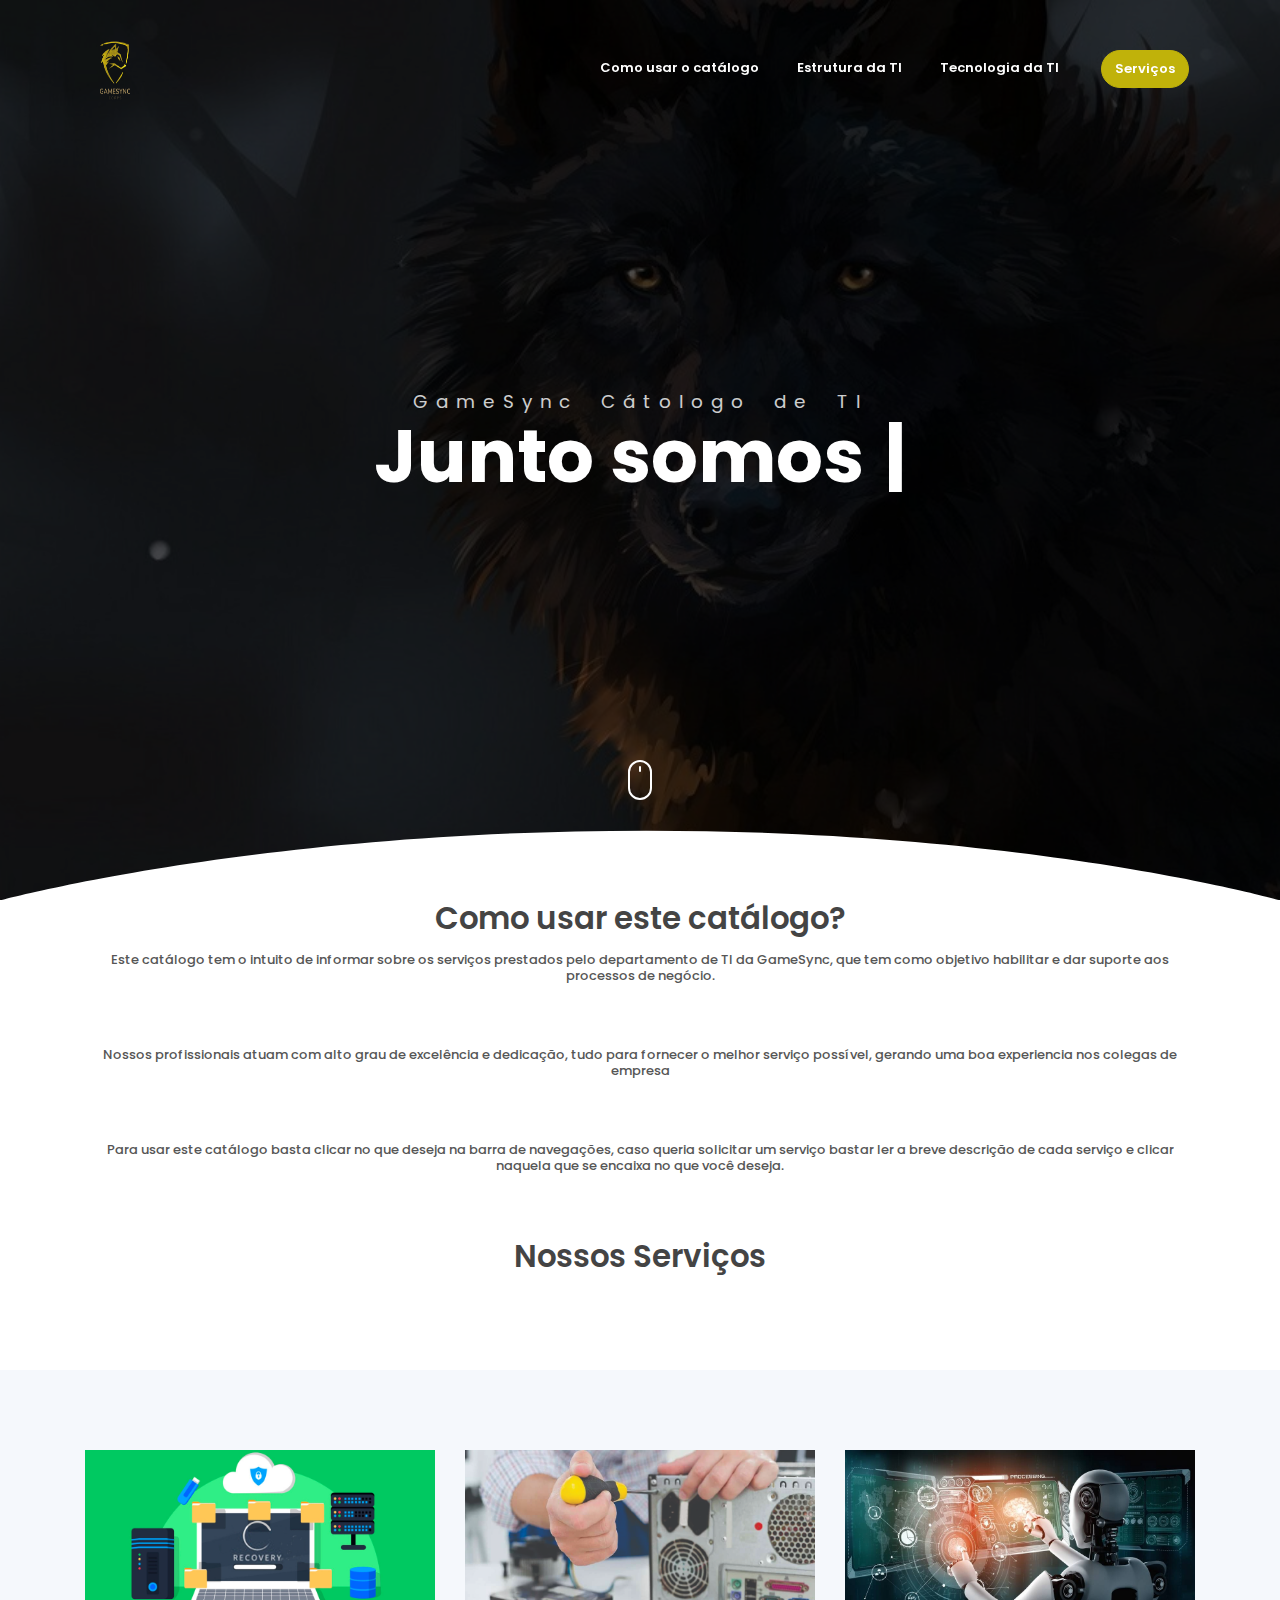
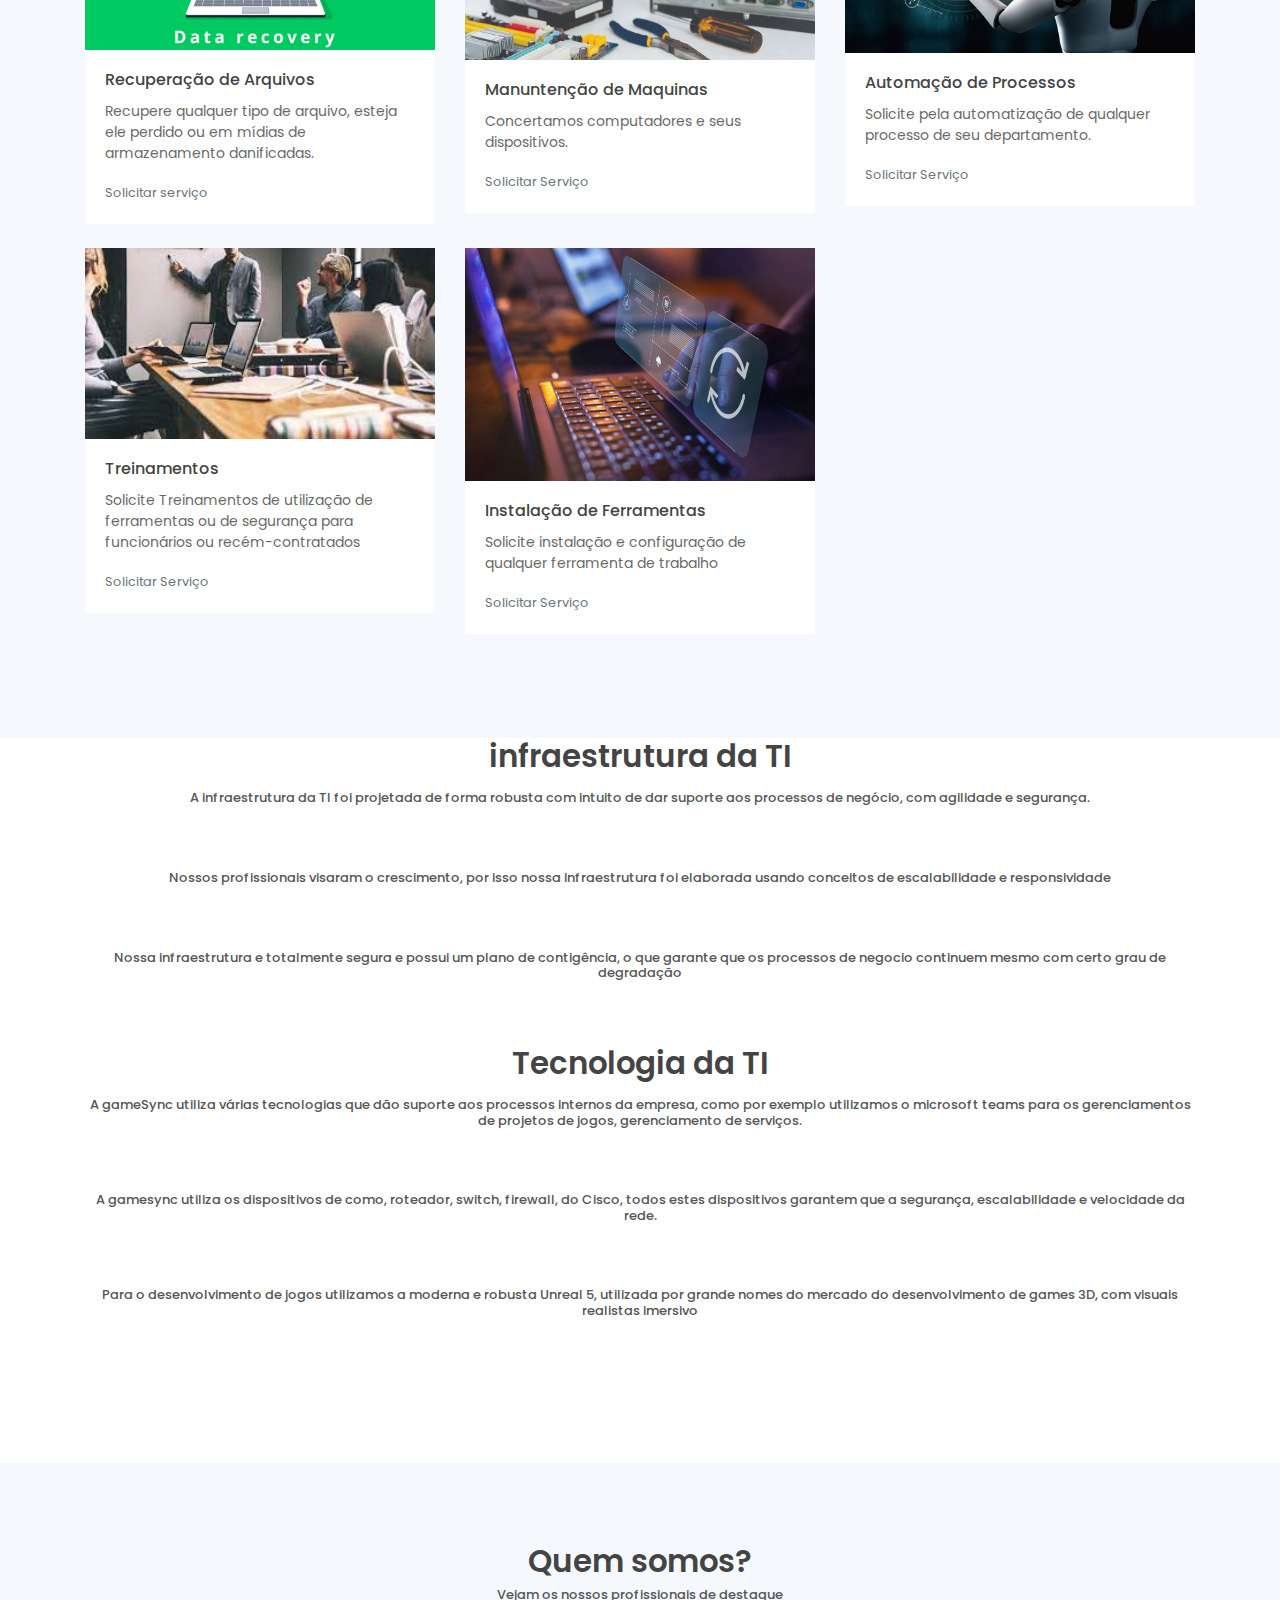
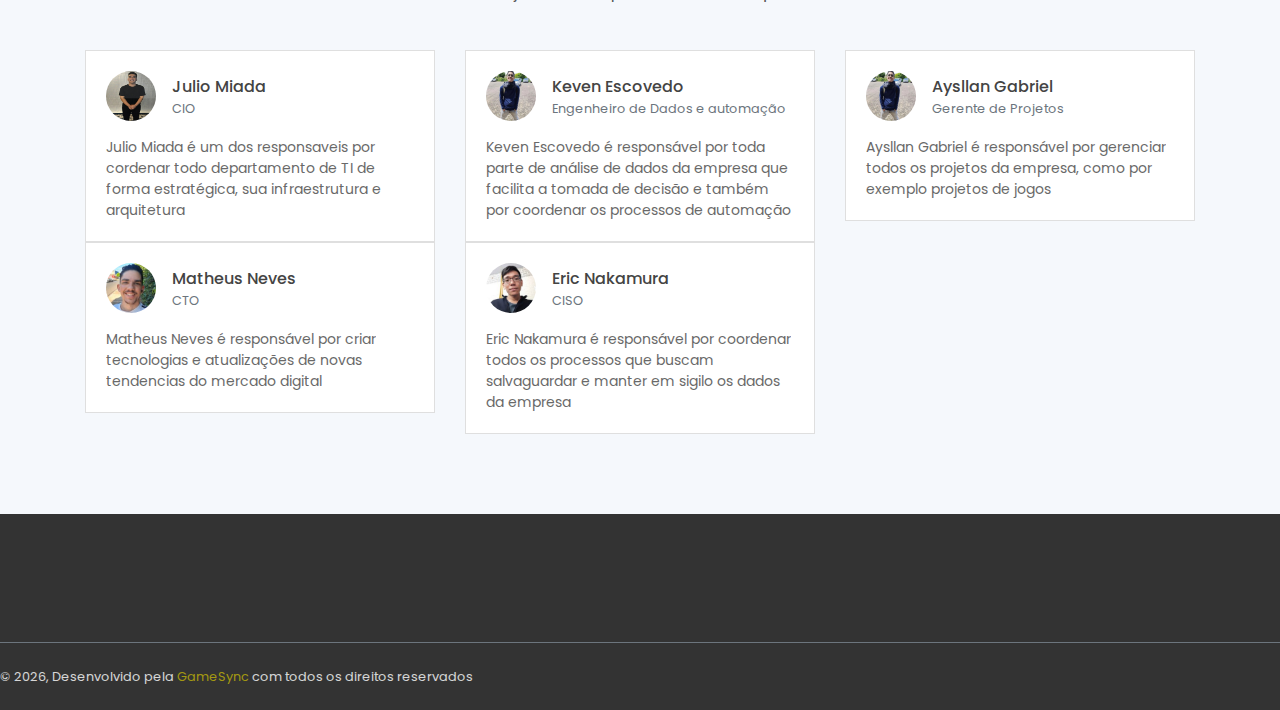
<file: index.html>
<!DOCTYPE html>
<html lang="en">
<head>
	<meta charset="utf-8">
    <meta name="viewport" content="width=device-width, initial-scale=1, shrink-to-fit=no">
    <meta name="description" content="Start your development with LeadMark landing page.">
    <meta name="author" content="Devcrud">
    <title>GameSync| Catálogo de TI</title>
    <!-- font icons -->
    <link rel="stylesheet" href="assets/vendors/themify-icons/css/themify-icons.css">
    <!-- Bootstrap + LeadMark main styles -->
	<link rel="stylesheet" href="assets/css/leadmark.css">
</head>
<body data-spy="scroll" data-target=".navbar" data-offset="40" id="home">

    <!-- page Navigation -->
    <nav class="navbar custom-navbar navbar-expand-md navbar-light fixed-top" data-spy="affix" data-offset-top="10">
        <div class="container">
            <a class="navbar-brand" href="#">
                <img src="assets/imgs/logo_gamesync.png" alt="logo gamesync" height="80">
            </a>
            <button class="navbar-toggler ml-auto" type="button" data-toggle="collapse" data-target="#navbarSupportedContent" aria-controls="navbarSupportedContent" aria-expanded="false" aria-label="Toggle navigation">
                <span class="navbar-toggler-icon"></span>
            </button>
            <div class="collapse navbar-collapse" id="navbarSupportedContent">
                <ul class="navbar-nav ml-auto">                     
                   
                    <li class="nav-item">
                        <a class="nav-link" href="#aboutcatalog">Como usar o catálogo</a>
                    </li>
                    <li class="nav-item">
                        <a class="nav-link" href="#infraestrutura">Estrutura da TI</a>
                    </li>
                    <li class="nav-item">
                        <a class="nav-link" href="#tecnologia">Tecnologia da TI</a>
                    </li>
                    
                    <li class="nav-item">
                        <a href="#service" class="ml-4 nav-link btn btn-primary btn-sm rounded">Serviços</a>
                    </li>
                </ul>
            </div>
        </div>
    </nav>
    <!-- End Of Second Navigation -->

    <!-- Page Header -->
    <header class="header">
        <div class="overlay">
            <h1 class="subtitle">GameSync Cátologo de TI</h1>
            <h1 class="title texto-writer">Junto somos Fortes</h1>  
        </div>  
        <div class="shape">
            <svg viewBox="0 0 1500 200">
                <path d="m 0,240 h 1500.4828 v -71.92164 c 0,0 -286.2763,-81.79324 -743.19024,-81.79324 C 300.37862,86.28512 0,168.07836 0,168.07836 Z"/>
            </svg>
        </div>  
        <div class="mouse-icon"><div class="wheel"></div></div>
    </header>
    <!-- End Of Page Header -->

    <!-- Service Section -->
    <section  id="aboutcatalog" class="section pt-0">
        <div class="container">
            <h6 class="section-title text-center">Como usar este catálogo?</h6>
            <h6 class="section-subtitle text-center mb-5 pb-3">Este catálogo tem o intuito de informar sobre os serviços prestados pelo departamento de TI da GameSync, que tem como objetivo habilitar e dar suporte aos processos de negócio.  </h6>
            <h6 class="section-subtitle text-center mb-5 pb-3">Nossos profissionais atuam com alto grau de excelência e dedicação, tudo para fornecer o melhor serviço possível, gerando uma boa experiencia nos colegas de empresa  </h6>
             <h6 class="section-subtitle text-center mb-5 pb-3">Para usar este catálogo  basta clicar no que deseja na barra de navegações, caso queria solicitar um serviço bastar ler a breve descrição de cada serviço e clicar naquela que se encaixa no que você deseja.</h6>
         
             <h6 class="section-title text-center">Nossos Serviços</h6>
    <!-- End of portfolio section -->

    <!-- Blog Section -->
    </div>
        </section>
    <section class="section" id="service">
        <div class="container">
        

            <div class="row">
                <div class="col-md-4 catalogo">
                    <div class="card border-0 mb-4">
                        <img src="assets/imgs/recupera.jpg" alt="" height="200" class="card-img-top w-100">
                        <div class="card-body">                         
                            <h6 class="card-title">Recuperação de Arquivos</h6>
                            <p>Recupere qualquer tipo de arquivo, esteja ele perdido ou em mídias de armazenamento danificadas. </p>
                            <a href="recuperacao_servico.html" class="small text-muted">Solicitar serviço</a>
                        </div>
                    </div>
                </div>
                <div class="col-md-4 catalogo">
                    <div class="card border-0 mb-4">
                        <img src="assets/imgs/manuntencao.jpg" alt="" class="card-img-top w-100">
                        <div class="card-body">                         
                            <h6 class="card-title">Manuntenção de Maquinas</h5>
                            <p>Concertamos computadores e seus dispositivos.</p>
                            <a href="manuntencao_servico.html" class="small text-muted">Solicitar Serviço</a>
                        </div>
                    </div>
                </div>
                <div class="col-md-4 catalogo">
                    <div class="card border-0 mb-4">
                        <img src="assets/imgs/automacao.jpeg" alt="" class="card-img-top w-100">
                        <div class="card-body">                         
                            <h6 class="card-title">Automação de Processos</h5>
                            <p>Solicite pela automatização de qualquer processo de seu departamento. </p>
                            <a href="automacao_servico.html" class="small text-muted">Solicitar Serviço</a>
                        </div>
                    </div>
                </div>
                <div class="col-md-4 catalogo">
                    <div class="card border-0 mb-4">
                        <img src="assets/imgs/treinamento.jpg" alt="" class="card-img-top w-100">
                        <div class="card-body">                         
                            <h6 class="card-title">Treinamentos</h5>
                            <p>Solicite Treinamentos de utilização de ferramentas ou de segurança para funcionários ou recém-contratados</p>
                            <a href="treinamento_servico.html" class="small text-muted">Solicitar Serviço</a>
                        </div>
                    </div>
                </div>
                <div class="col-md-4 catalogo">
                    <div class="card border-0 mb-4">
                        <img src="assets/imgs/instalacao.jpg" alt="" class="card-img-top w-100">
                        <div class="card-body">                         
                            <h6 class="card-title">Instalação de Ferramentas </h6>
                            <p>Solicite instalação e configuração de qualquer ferramenta de trabalho </p>
                            <a href="configuracao_servico.html" class="small text-muted">Solicitar Serviço</a>
                        </div>
                    </div>
                </div>
            </div>
            
        </div>
    </section>
    <!-- End of Blog Section -->
    <section   class="section pt-0">
        <div class="container" id="tecnologia">
            <h6 class="section-title text-center" id="infraestrutura">infraestrutura da TI</h6>
            <h6 class="section-subtitle text-center mb-5 pb-3">A infraestrutura da TI foi projetada de forma robusta com intuito de dar suporte aos processos de negócio, com agilidade e segurança. </h6>
            <h6 class="section-subtitle text-center mb-5 pb-3">Nossos profissionais visaram o crescimento, por isso nossa infraestrutura foi elaborada usando conceitos de escalabilidade e responsividade </h6>
            <h6  class="section-subtitle text-center mb-5 pb-3">Nossa infraestrutura e totalmente segura e possui um plano de contigência, o que garante que os processos de negocio continuem mesmo com certo grau de degradação</h6>
         
             <h6 class="section-title text-center" >Tecnologia da TI</h6>
             <h6  class="section-subtitle text-center mb-5 pb-3">A gameSync utiliza várias tecnologias que dão suporte aos processos internos da empresa, como por exemplo utilizamos o microsoft teams para os gerenciamentos de projetos de jogos, gerenciamento de serviços.</h6>
             <h6  class="section-subtitle text-center mb-5 pb-3">A gamesync utiliza os dispositivos de   como, roteador, switch, firewall, do Cisco, todos estes dispositivos garantem que a segurança, escalabilidade e velocidade da rede.</h6>
             <h6  class="section-subtitle text-center mb-5 pb-3">Para o desenvolvimento de jogos utilizamos a moderna e robusta Unreal 5, utilizada por grande nomes do mercado do desenvolvimento de games 3D, com visuais realistas imersivo</h6>




    <!-- End of portfolio section -->

    <!-- Blog Section -->
    </div>
        </section>

    <!-- Testmonial Section -->
    <section class="section" id="testmonial">
        <div class="container">
            <h6 class="section-title text-center mb-0">Quem somos?</h6>
            <h6 class="section-subtitle mb-5 text-center">Vejam os nossos profissionais de destaque</h6>
            <div class="row">
                <div class="col-md-4 my-3 my-md-0 catalogo">
                    <div class="card">
                        <div class="card-body">
                            <div class="media align-items-center mb-3">
                                <img class="mr-3" src="assets/imgs/julio.PNG" alt="">
                               
                                <div class="media-body">
                                    <h6 class="mt-1 mb-0">Julio Miada</h6>
                                    <small class="text-muted mb-0">CIO</small>     
                                </div>
                            </div>
                            <p class="mb-0">Julio Miada é um dos responsaveis por cordenar todo departamento de TI de forma estratégica, sua infraestrutura e arquitetura</p>
                        </div>
                    </div>
                </div>
                <div class="col-md-4 my-3 my-md-0 catalogo">
                    <div class="card">
                        <div class="card-body">
                            <div class="media align-items-center mb-3">
                                <img class="mr-3" src="assets/imgs/keven.jpg" alt="">
                                <div class="media-body">
                                    <h6 class="mt-1 mb-0">Keven Escovedo</h6>
                                    <small class="text-muted mb-0">Engenheiro de Dados e automação</small>      
                                </div>
                            </div>
                            <p class="mb-0">Keven Escovedo é responsável por toda parte de análise de dados da empresa que facilita a tomada de decisão e também por coordenar os processos de automação </p>
                        </div>
                    </div>
                </div>
                <div class="col-md-4 my-3 my-md-0 catalogo">
                    <div class="card">
                        <div class="card-body">
                            <div class="media align-items-center mb-3">
                                <img class="mr-3" src="assets/imgs/keven.jpg" alt="">
                                <div class="media-body">
                                    <h6 class="mt-1 mb-0">Aysllan Gabriel</h6>
                                    <small class="text-muted mb-0">Gerente de Projetos</small>      
                                </div>
                            </div>
                            <p class="mb-0">Aysllan Gabriel é responsável por gerenciar todos os projetos da empresa, como por exemplo projetos de jogos </p>
                        </div>
                    </div>
                </div>
                <div class="col-md-4 my-3 my-md-0 catalogo">
                    <div class="card">
                        <div class="card-body">
                            <div class="media align-items-center mb-3">
                                <img class="mr-3" src="assets/imgs/matheus.jpg" alt="">
                                <div class="media-body">
                                    <h6 class="mt-1 mb-0">Matheus Neves</h6>
                                    <small class="text-muted mb-0">CTO</small>      
                                </div>
                            </div>
                            <p class="mb-0">Matheus Neves é responsável por criar tecnologias e atualizações de novas tendencias do mercado digital</p>
                        </div>
                    </div>
                </div>
                <div class="col-md-4 my-3 my-md-0 catalogo">
                    <div class="card">
                        <div class="card-body">
                            <div class="media align-items-center mb-3">
                                <img class="mr-3" src="assets/imgs/eric.jpg" alt="">
                                <div class="media-body">
                                    <h6 class="mt-1 mb-0">Eric Nakamura</h6>
                                    <small class="text-muted mb-0">CISO</small>        
                                </div>
                            </div>
                            <p class="mb-0">Eric Nakamura é responsável por coordenar todos os processos que buscam salvaguardar e manter em sigilo os dados da empresa</p>
                        </div>
                    </div>
                    
                    
                </div>
            </div>
        </div>
    </section>
    <!-- End of Testmonial Section -->

    <!-- Contact Section -->
    <section id="contact" class="section has-img-bg pb-0">
        
                   
                </div>
            </div>
            <!-- Page Footer -->
            <footer class="mt-5 py-4 border-top border-secondary">
                <p class="mb-0 small">&copy; <script>document.write(new Date().getFullYear())</script>, Desenvolvido pela <a href="https://www.devcrud.com" target="_blank">GameSync</a>  com todos os direitos reservados</p>     
            </footer>
            <!-- End of Page Footer -->  
        </div>
    </section>
	
	<!-- core  -->
    <script src="assets/vendors/jquery/jquery-3.4.1.js"></script>
    <script src="assets/vendors/bootstrap/bootstrap.bundle.js"></script>

    <!-- bootstrap 3 affix -->
	<script src="assets/vendors/bootstrap/bootstrap.affix.js"></script>

    <!-- Isotope -->
    <script src="assets/vendors/isotope/isotope.pkgd.js"></script>

    <!-- LeadMark js -->
    <script src="assets/js/leadmark.js"></script>

</body>
</html>
</file>
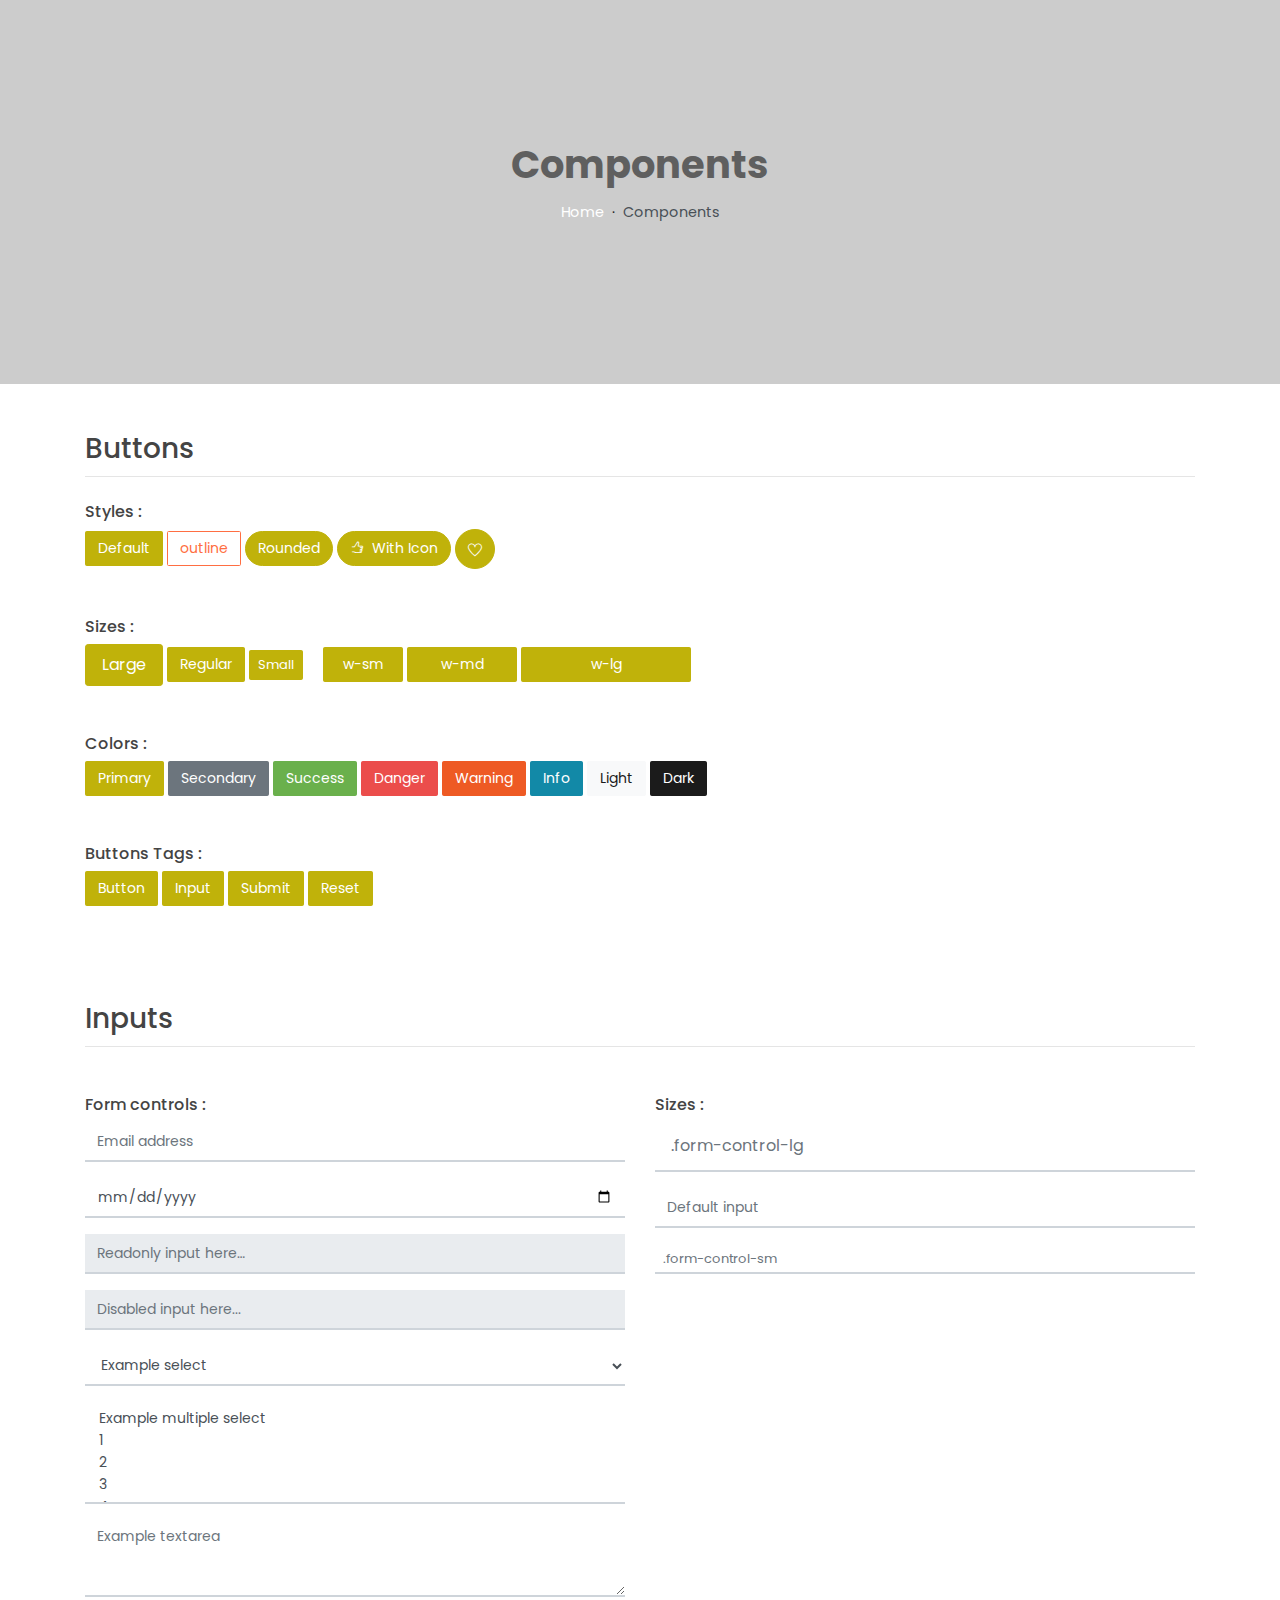
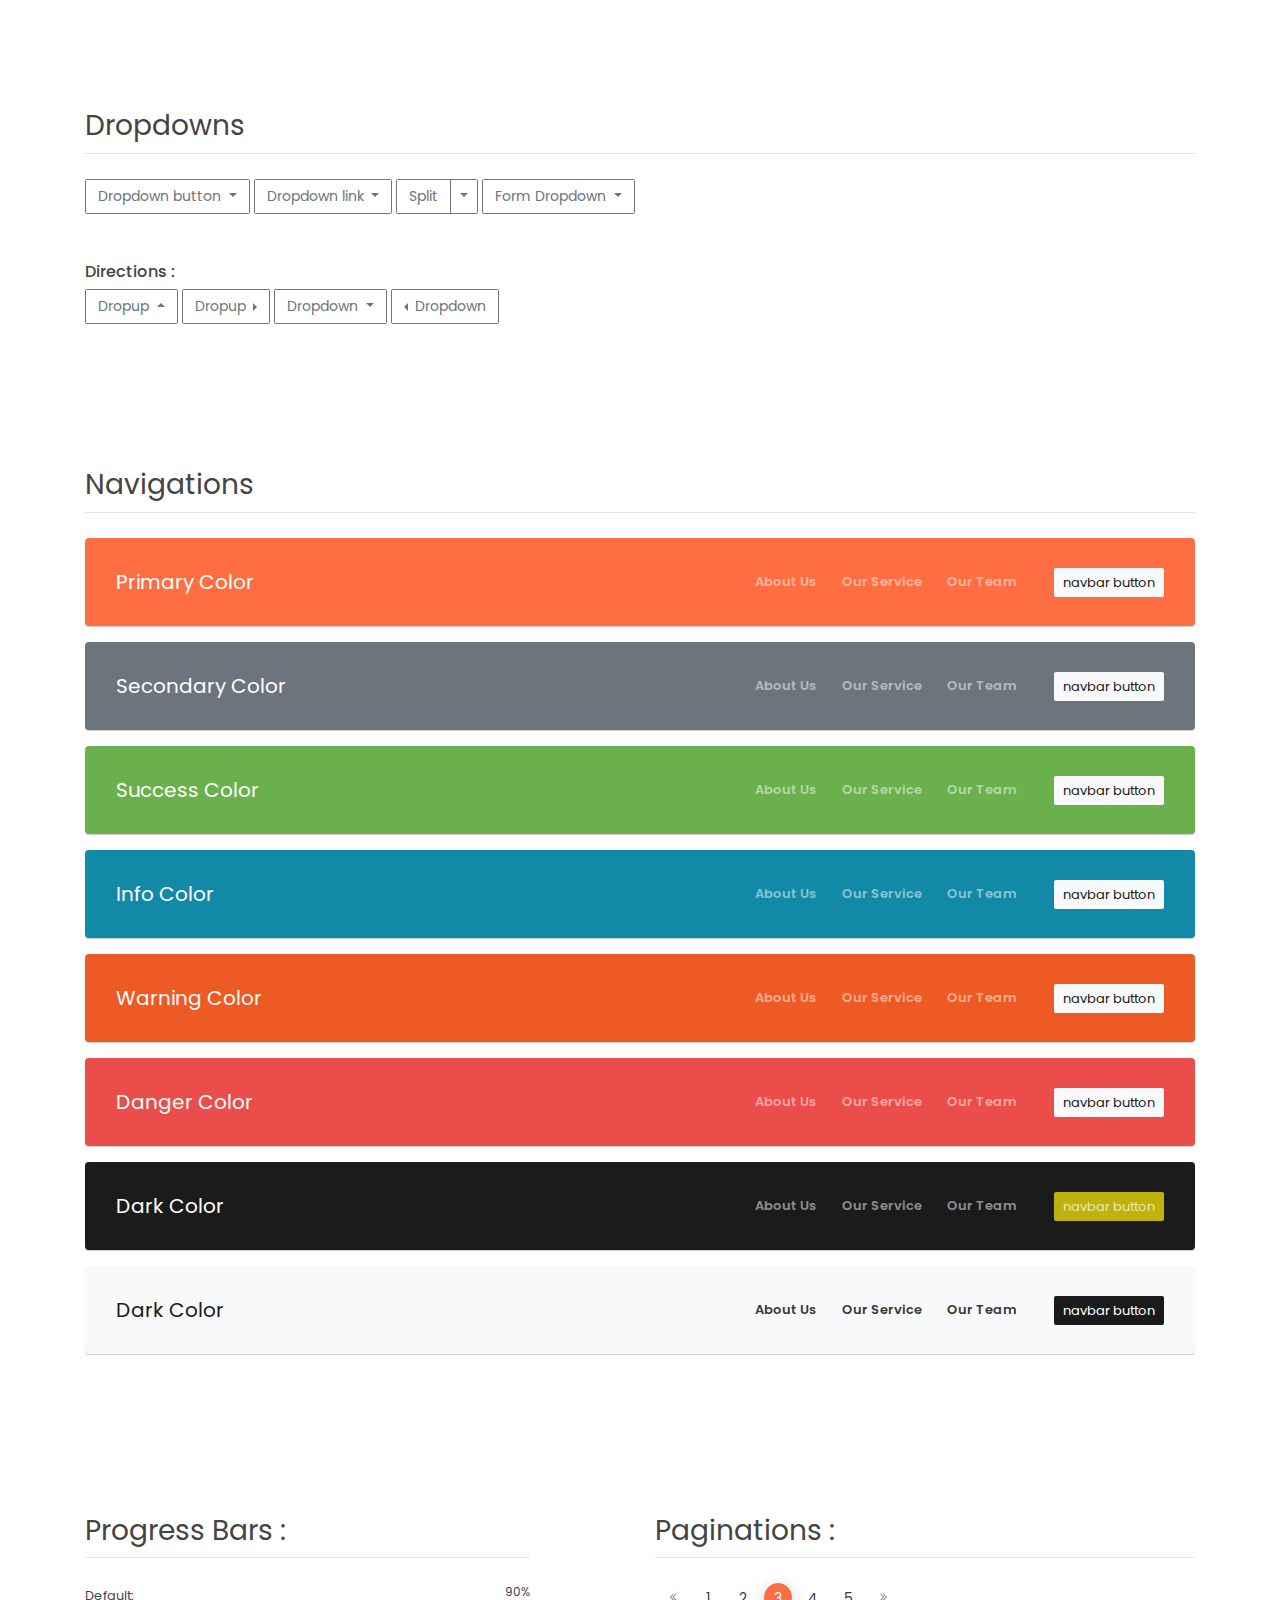
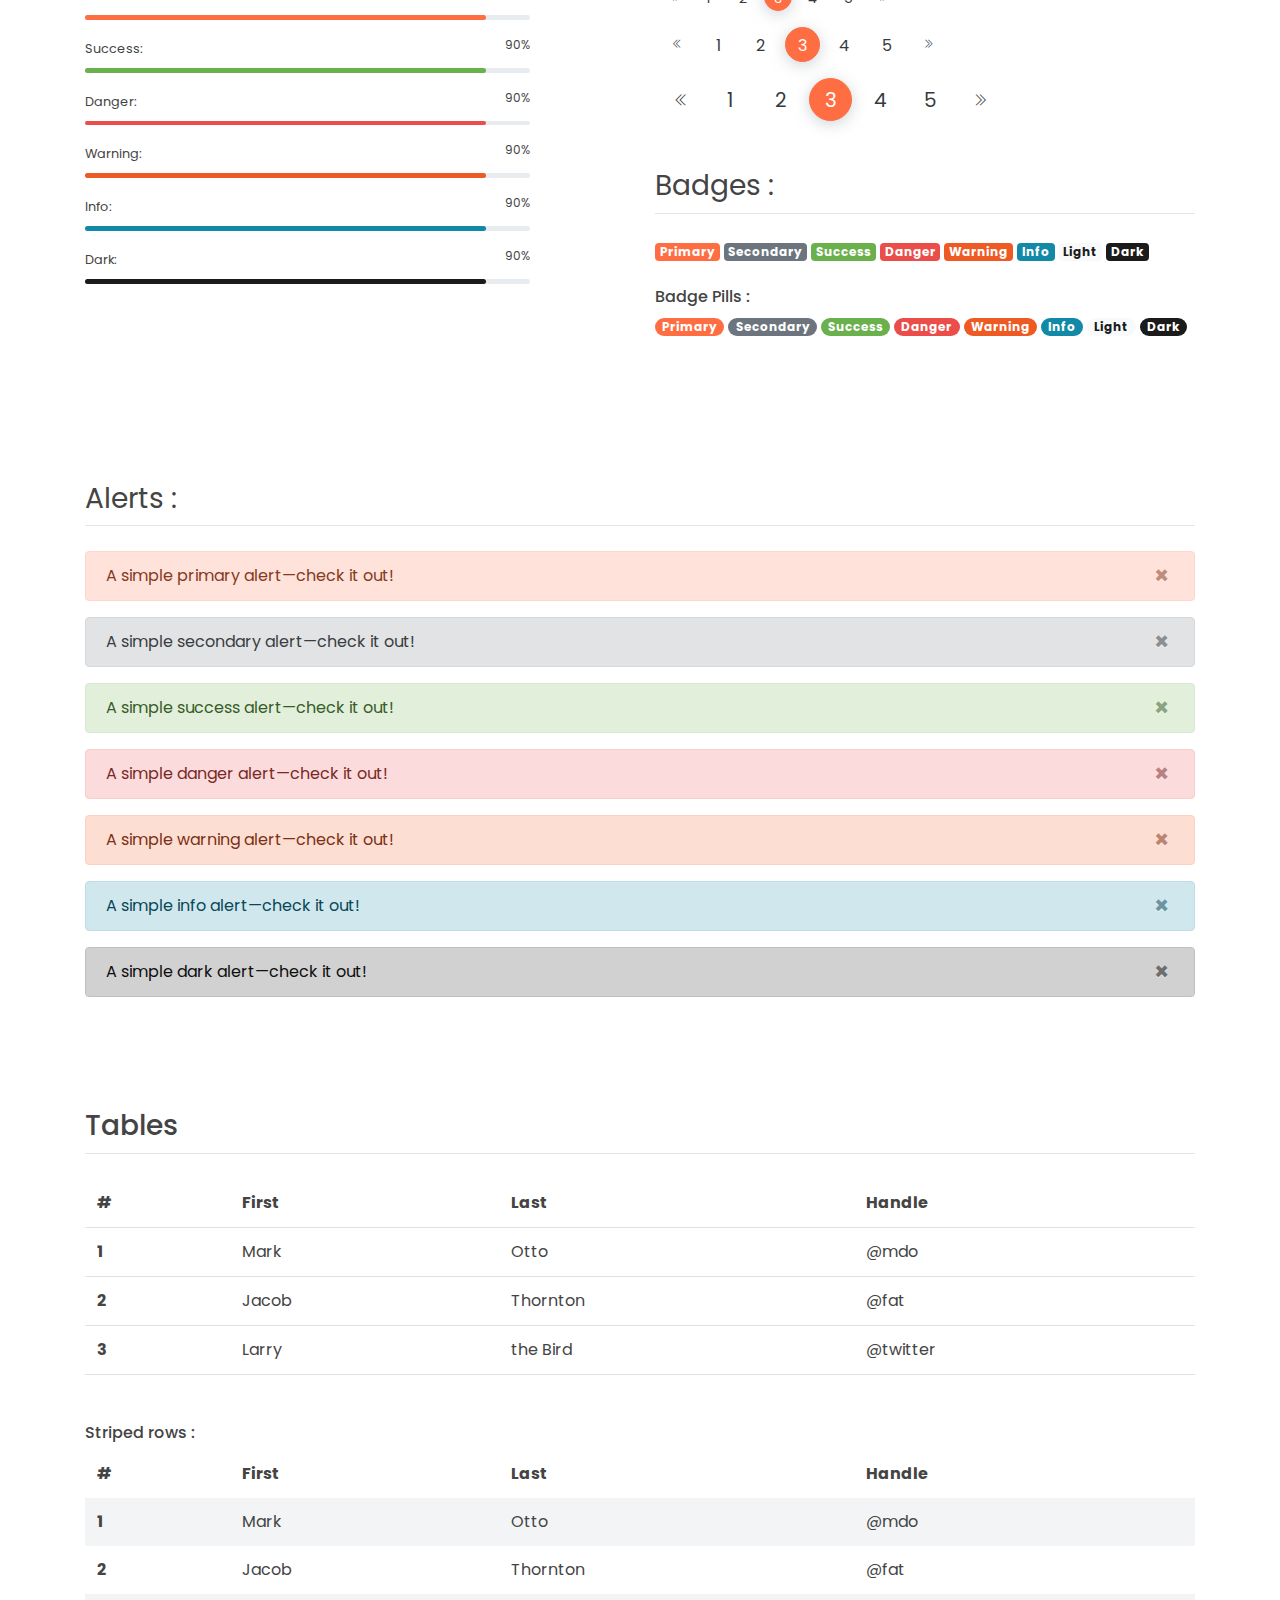
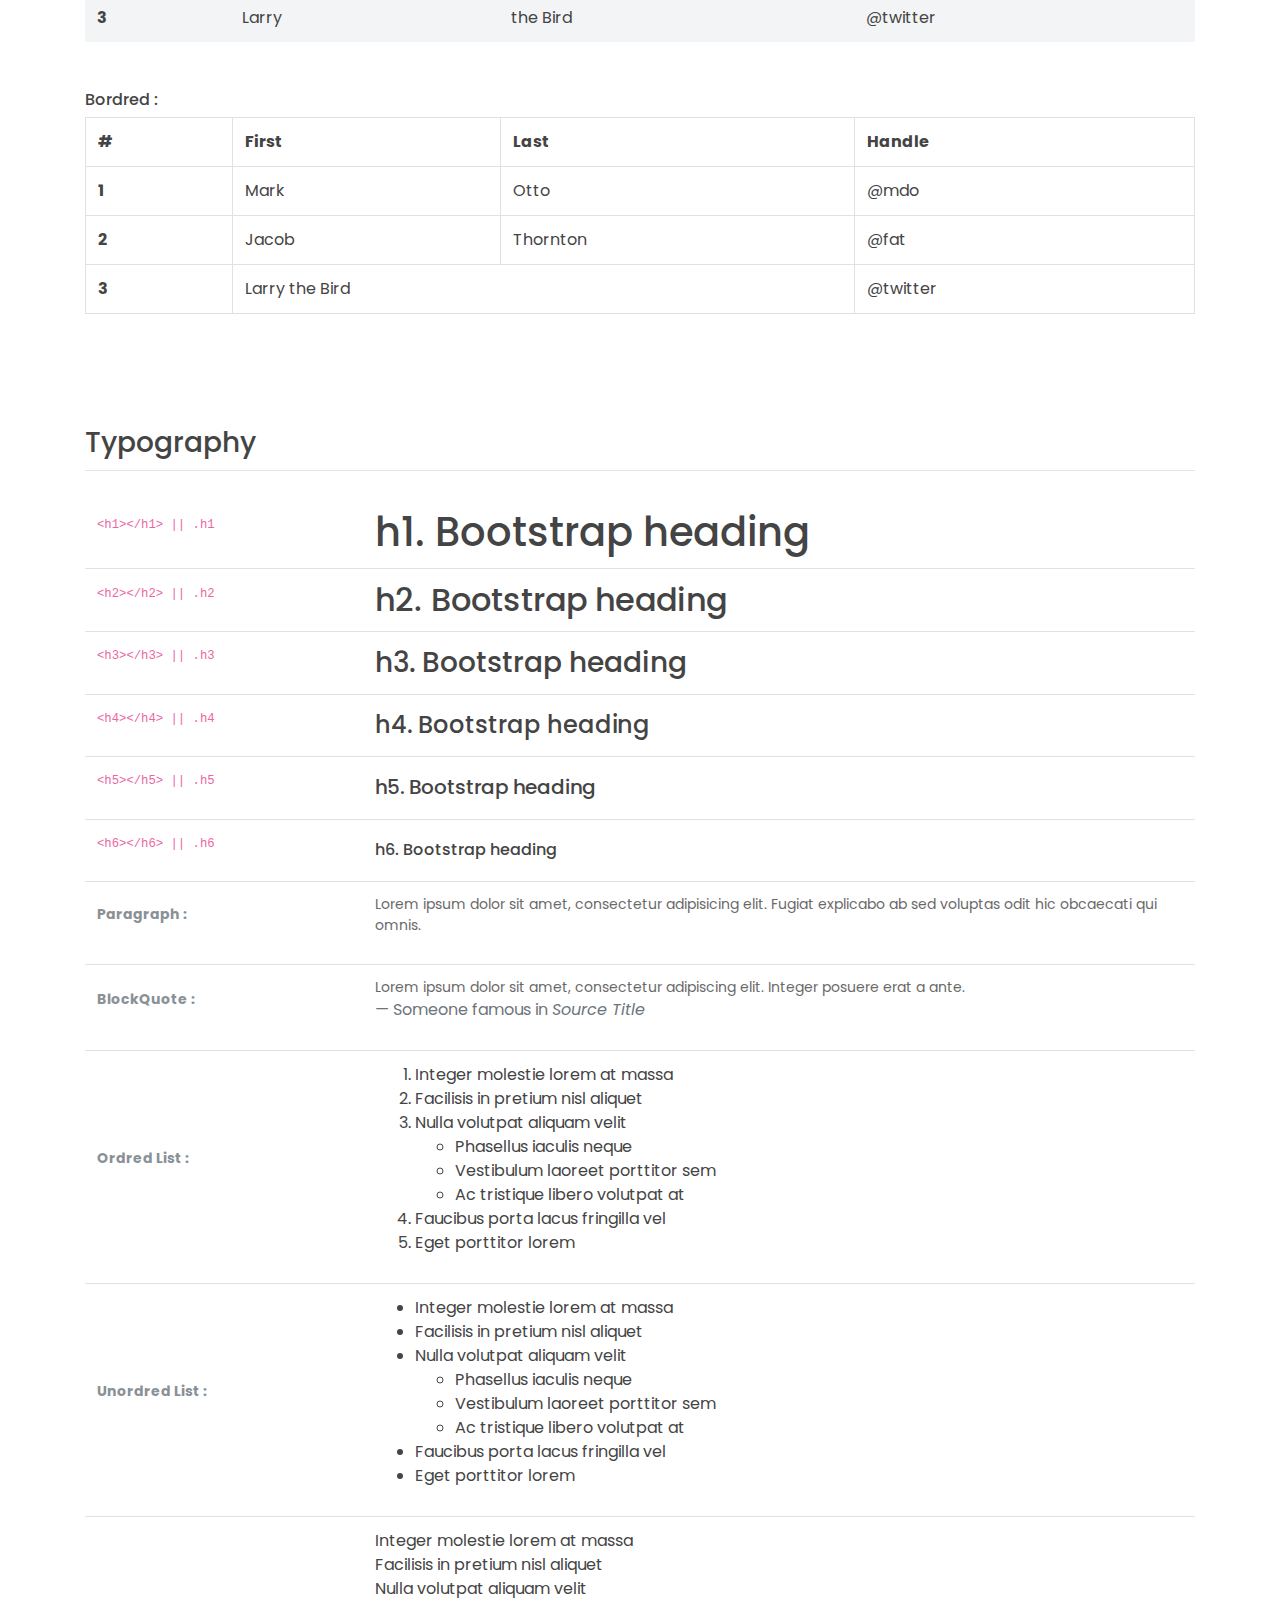
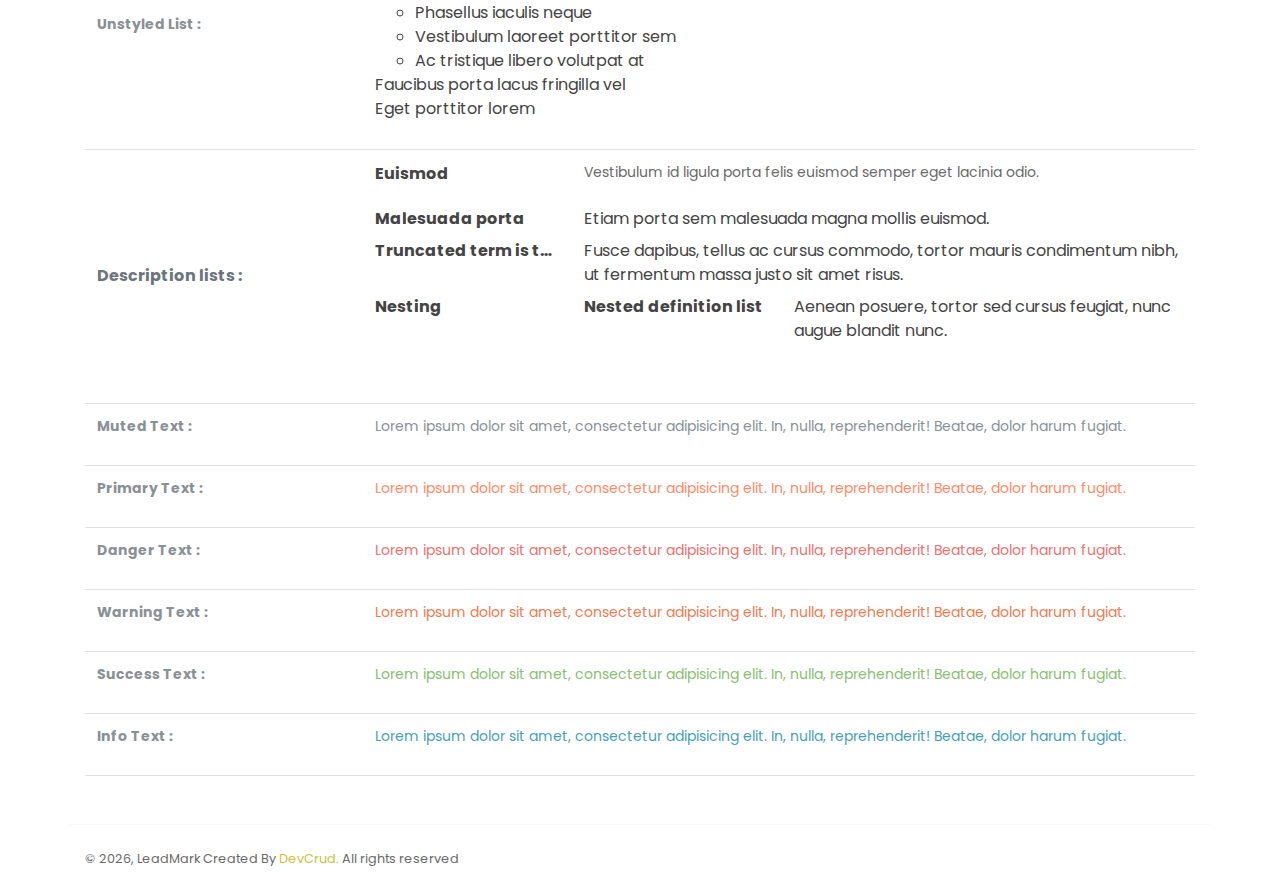
<file: components.html>
<!DOCTYPE html>
<html lang="en">
<head>
   <meta charset="utf-8">
    <meta name="viewport" content="width=device-width, initial-scale=1, shrink-to-fit=no">
    <meta name="description" content="Start your development with LeadMark landing page.">
    <meta name="author" content="Devcrud">
    <title>LeadMark Landing page | Components</title>
   <!-- font icons -->
   <link rel="stylesheet" href="assets/vendors/themify-icons/css/themify-icons.css">
   <!-- Bootstrap + Steller  -->
   <link rel="stylesheet" href="assets/css/leadmark.css">
</head>
<body>

   <!-- Page Header -->
   <header class="header header-mini"> 
      <div class="header-title">Components</div> 
      <nav aria-label="breadcrumb">
         <ol class="breadcrumb">
            <li class="breadcrumb-item"><a href="/">Home</a></li>
            <li class="breadcrumb-item active" aria-current="page">Components</li>
         </ol>
      </nav>
   </header> <!-- End Of Page Header -->

   <!-- main content -->
   <div class="container">

      <!-- Buttons -->
      <h3 class="mt-5">Buttons</h3>
      <hr>
      <h6 class="section-secondary-title">Styles :</h6>
      <button class="btn btn-primary">Default</button>
      <button class="btn btn-outline-primary">outline</button>
      <button class="btn btn-primary rounded">Rounded</button>
      <button class="btn btn-primary rounded"><i class="ti-thumb-up pr-1"></i> With Icon</button>
      <button class="btn btn-primary circle"><i class="ti-heart"></i></button>

      <h6 class="section-secondary-title mt-5">Sizes :</h6>
      <button class="btn btn-primary btn-lg">Large</button>
      <button class="btn btn-primary ">Regular</button>
      <button class="btn btn-primary btn-sm">Small</button>
      <button class="btn btn-primary w-sm ml-3">w-sm</button>
      <button class="btn btn-primary w-md">w-md</button>
      <button class="btn btn-primary w-lg">w-lg</button>

      <h6 class="section-secondary-title mt-5">Colors :</h6>          
      <button type="button" class="btn btn-primary">Primary</button>
      <button type="button" class="btn btn-secondary">Secondary</button>
      <button type="button" class="btn btn-success">Success</button>
      <button type="button" class="btn btn-danger">Danger</button>
      <button type="button" class="btn btn-warning">Warning</button>
      <button type="button" class="btn btn-info">Info</button>
      <button type="button" class="btn btn-light">Light</button>
      <button type="button" class="btn btn-dark">Dark</button>

      <h6 class="section-secondary-title mt-5">Buttons Tags :</h6>
      <button class="btn btn-primary" type="submit">Button</button>
      <input class="btn btn-primary" type="button" value="Input">
      <input class="btn btn-primary" type="submit" value="Submit">
      <input class="btn btn-primary" type="reset" value="Reset">
      
      <!-- devider -->
      <div class="py-5"></div>

      <!-- Inputs -->
      <h3>Inputs</h3>
      <hr>
      <div class="row mt-5">
         <div class="col-md-6">
            <h6 class="section-secondary-title">Form controls :</h6>        
            <div class="form-group">
               <input type="email" class="form-control" id="exampleFormControlInput1" placeholder="Email address">
            </div>
            <div class="form-group">
               <input type="date" class="form-control" id="exampleFormControlInput1" placeholder="Date">
            </div>
            <div class="form-group">
               <input class="form-control" type="text" placeholder="Readonly input here…" readonly>
            </div>
            <div class="form-group">
               <input class="form-control" id="disabledInput" type="text" placeholder="Disabled input here..." disabled>
            </div>
            <div class="form-group">
               <select class="form-control" id="exampleFormControlSelect1">
                  <option>Example select</option>
                  <option>1</option>
                  <option>2</option>
                  <option>3</option>
                  <option>4</option>
                  <option>5</option>
               </select>
            </div>
            <div class="form-group">
               <select multiple class="form-control" id="exampleFormControlSelect2">
                  <option>Example multiple select</option>
                  <option>1</option>
                  <option>2</option>
                  <option>3</option>
                  <option>4</option>
                  <option>5</option>
               </select>
            </div>
            <div class="form-group">
               <textarea class="form-control" id="exampleFormControlTextarea1" rows="3" placeholder="Example textarea"></textarea>
            </div>
         </div>
         <div class="col-md-6">
            <h6 class="section-secondary-title">Sizes :</h6>    
            <div class="form-group">
               <input class="form-control form-control-lg" type="text" placeholder=".form-control-lg">             
            </div>
            <div class="form-group">
               <input class="form-control" type="text" placeholder="Default input">
            </div>
            <div class="form-group">
               <input class="form-control form-control-sm" type="text" placeholder=".form-control-sm"> 
            </div>
         </div>
      </div> <!-- end of inputs -->   

      <!-- devider -->
      <div class="py-5"></div>             

      <!-- Dropdowns -->
      <h3 class="components-section-title font-weight-normal">Dropdowns</h3>
      <hr>
      <div class="dropdown d-inline-block">
         <button class="btn btn-outline-secondary dropdown-toggle" type="button" id="dropdownMenuButton" data-toggle="dropdown" aria-haspopup="true" aria-expanded="false">
         Dropdown button
         </button>
         <div class="dropdown-menu" aria-labelledby="dropdownMenuButton">
         <a class="dropdown-item" href="#">Action</a>
         <a class="dropdown-item" href="#">Another action</a>
         <a class="dropdown-item" href="#">Something else here</a>
         </div>
      </div>
      <div class="dropdown d-inline-block">
         <a class="btn btn-outline-secondary dropdown-toggle" href="#" role="button" id="dropdownMenuLink" data-toggle="dropdown" aria-haspopup="true" aria-expanded="false">
            Dropdown link
         </a>
         <div class="dropdown-menu" aria-labelledby="dropdownMenuLink">
            <a class="dropdown-item" href="#">Action</a>
            <a class="dropdown-item" href="#">Another action</a>
            <a class="dropdown-item" href="#">Something else here</a>
         </div>
      </div>
      <div class="btn-group">
         <button type="button" class="btn btn-outline-secondary">Split</button>
         <button type="button" class="btn btn-outline-secondary dropdown-toggle dropdown-toggle-split" data-toggle="dropdown" aria-haspopup="true" aria-expanded="false">
         <span class="sr-only">Toggle Dropdown</span>
         </button>
         <div class="dropdown-menu">
            <a class="dropdown-item" href="#">Action</a>
            <a class="dropdown-item" href="#">Another action</a>
            <a class="dropdown-item" href="#">Something else here</a>
            <div class="dropdown-divider"></div>
            <a class="dropdown-item" href="#">Separated link</a>
         </div>
      </div>
      <div class="btn-group">
         <button class="btn btn-outline-secondary dropdown-toggle" type="button" id="dropdownMenuButton" data-toggle="dropdown" aria-haspopup="true" aria-expanded="false">
            Form Dropdown
         </button>
         <div class="dropdown-menu form">
            <form class="px-4 py-3">
               <div class="form-group">
                  <input type="email" class="form-control" id="exampleDropdownFormEmail1" placeholder="email@example.com">
               </div>
               <div class="form-group">
                  <input type="password" class="form-control" id="exampleDropdownFormPassword1" placeholder="Password">
               </div>
               <div class="form-check mb-3">
                  <input type="checkbox" class="form-check-input" id="dropdownCheck">
                  <label class="form-check-label" for="dropdownCheck">
                     Remember me
                  </label>
               </div>
               <button type="submit" class="btn btn-primary btn-block">Sign in</button>
            </form>
            <div class="dropdown-divider"></div>
            <a class="dropdown-item" href="#"><small>New around here? Sign up</small></a>
            <a class="dropdown-item" href="#"><small>Forgot password?</small></a>
         </div>
      </div>       
      <h6 class="section-secondary-title mt-5">Directions :</h6>  
      <div class="btn-group dropup">
         <button type="button" class="btn btn-outline-secondary dropdown-toggle" data-toggle="dropdown" aria-haspopup="true" aria-expanded="false">
            Dropup
         </button>
         <div class="dropdown-menu">
            <a class="dropdown-item" href="#">Action</a>
            <a class="dropdown-item" href="#">Another action</a>
            <a class="dropdown-item" href="#">Something else here</a>
            <div class="dropdown-divider"></div>
            <a class="dropdown-item" href="#">Separated link</a>
         </div>
      </div>
      <div class="btn-group dropright">
         <button type="button" class="btn btn-outline-secondary dropdown-toggle" data-toggle="dropdown" aria-haspopup="true" aria-expanded="false">
            Dropup
         </button>
         <div class="dropdown-menu">
            <a class="dropdown-item" href="#">Action</a>
            <a class="dropdown-item" href="#">Another action</a>
            <a class="dropdown-item" href="#">Something else here</a>
            <div class="dropdown-divider"></div>
            <a class="dropdown-item" href="#">Separated link</a>
         </div>
      </div>
      <div class="btn-group">
         <button type="button" class="btn btn-outline-secondary dropdown-toggle" data-toggle="dropdown" aria-haspopup="true" aria-expanded="false">
            Dropdown
         </button>
         <div class="dropdown-menu">
            <a class="dropdown-item" href="#">Action</a>
            <a class="dropdown-item" href="#">Another action</a>
            <a class="dropdown-item" href="#">Something else here</a>
            <div class="dropdown-divider"></div>
            <a class="dropdown-item" href="#">Separated link</a>
         </div>
      </div>
      <div class="btn-group dropleft">
         <button type="button" class="btn btn-outline-secondary dropdown-toggle" data-toggle="dropdown" aria-haspopup="true" aria-expanded="false">
            Dropdown
         </button>
         <div class="dropdown-menu">
            <a class="dropdown-item" href="#">Action</a>
            <a class="dropdown-item" href="#">Another action</a>
            <a class="dropdown-item" href="#">Something else here</a>
            <div class="dropdown-divider"></div>
            <a class="dropdown-item" href="#">Separated link</a>
         </div>
      </div> <!-- end of Dropdowns -->  

      <!-- devider -->
      <div class="py-5"></div>   

      <!-- navbars -->
      <h3 class="components-section-title font-weight-normal mt-5">Navigations</h3>
      <hr>
      <nav class="navbar navbar-expand-sm navbar-dark bg-primary rounded shadow mb-3">
         <div class="container">
            <a class="navbar-brand" href="#">Primary Color</a>
            <button class="navbar-toggler ml-auto" type="button" data-toggle="collapse" data-target="#navbarSupportedContent" aria-controls="navbarSupportedContent" aria-expanded="false" aria-label="Toggle navigation">
            <span class="navbar-toggler-icon"></span>
            </button>
            <div class="collapse navbar-collapse" id="navbarSupportedContent">
               <ul class="navbar-nav ml-auto"> 
                  <li class="nav-item">
                     <a class="nav-link" href="#about">About Us</a>
                  </li>
                  <li class="nav-item">
                     <a class="nav-link" href="#service">Our Service</a>
                  </li>
                  <li class="nav-item">
                     <a class="nav-link" href="#team">Our Team</a>
                  </li>
                  <li class="nav-item">
                     <a href="#book-table" class="ml-4 mt-1 btn btn-light btn-sm">navbar button</a>
                  </li>
               </ul>                       
            </div>
         </div>
      </nav>
      <nav class="navbar navbar-expand-sm navbar-dark bg-secondary rounded shadow mb-3">
         <div class="container">
            <a class="navbar-brand" href="#">Secondary Color</a>
            <button class="navbar-toggler ml-auto" type="button" data-toggle="collapse" data-target="#navbarSupportedContent" aria-controls="navbarSupportedContent" aria-expanded="false" aria-label="Toggle navigation">
            <span class="navbar-toggler-icon"></span>
            </button>
            <div class="collapse navbar-collapse" id="navbarSupportedContent">
               <ul class="navbar-nav ml-auto"> 
                  <li class="nav-item">
                     <a class="nav-link" href="#about">About Us</a>
                  </li>
                  <li class="nav-item">
                     <a class="nav-link" href="#service">Our Service</a>
                  </li>
                  <li class="nav-item">
                     <a class="nav-link" href="#team">Our Team</a>
                  </li>
                  <li class="nav-item">
                     <a href="#book-table" class="ml-4 mt-1 btn btn-light btn-sm">navbar button</a>
                  </li>
               </ul>                       
            </div>
         </div>
      </nav>
      <nav class="navbar navbar-expand-sm navbar-dark bg-success rounded shadow mb-3">
         <div class="container">
            <a class="navbar-brand" href="#">Success Color</a>
            <button class="navbar-toggler ml-auto" type="button" data-toggle="collapse" data-target="#navbarSupportedContent" aria-controls="navbarSupportedContent" aria-expanded="false" aria-label="Toggle navigation">
            <span class="navbar-toggler-icon"></span>
            </button>
            <div class="collapse navbar-collapse" id="navbarSupportedContent">
               <ul class="navbar-nav ml-auto"> 
                  <li class="nav-item">
                     <a class="nav-link" href="#about">About Us</a>
                  </li>
                  <li class="nav-item">
                     <a class="nav-link" href="#service">Our Service</a>
                  </li>
                  <li class="nav-item">
                     <a class="nav-link" href="#team">Our Team</a>
                  </li>
                  <li class="nav-item">
                     <a href="#book-table" class="ml-4 mt-1 btn btn-light btn-sm">navbar button</a>
                  </li>
               </ul>                       
            </div>
         </div>
      </nav>
      <nav class="navbar navbar-expand-sm navbar-dark bg-info rounded shadow mb-3">
         <div class="container">
            <a class="navbar-brand" href="#">Info Color</a>
            <button class="navbar-toggler ml-auto" type="button" data-toggle="collapse" data-target="#navbarSupportedContent" aria-controls="navbarSupportedContent" aria-expanded="false" aria-label="Toggle navigation">
            <span class="navbar-toggler-icon"></span>
            </button>
            <div class="collapse navbar-collapse" id="navbarSupportedContent">
               <ul class="navbar-nav ml-auto"> 
                  <li class="nav-item">
                     <a class="nav-link" href="#about">About Us</a>
                  </li>
                  <li class="nav-item">
                     <a class="nav-link" href="#service">Our Service</a>
                  </li>
                  <li class="nav-item">
                     <a class="nav-link" href="#team">Our Team</a>
                  </li>
                  <li class="nav-item">
                     <a href="#book-table" class="ml-4 mt-1 btn btn-light btn-sm">navbar button</a>
                  </li>
               </ul>                       
            </div>
         </div>
      </nav>
      <nav class="navbar navbar-expand-sm navbar-dark bg-warning rounded shadow mb-3">
         <div class="container">
            <a class="navbar-brand" href="#">Warning Color</a>
            <button class="navbar-toggler ml-auto" type="button" data-toggle="collapse" data-target="#navbarSupportedContent" aria-controls="navbarSupportedContent" aria-expanded="false" aria-label="Toggle navigation">
            <span class="navbar-toggler-icon"></span>
            </button>
            <div class="collapse navbar-collapse" id="navbarSupportedContent">
               <ul class="navbar-nav ml-auto"> 
                  <li class="nav-item">
                     <a class="nav-link" href="#about">About Us</a>
                  </li>
                  <li class="nav-item">
                     <a class="nav-link" href="#service">Our Service</a>
                  </li>
                  <li class="nav-item">
                     <a class="nav-link" href="#team">Our Team</a>
                  </li>
                  <li class="nav-item">
                     <a href="#book-table" class="ml-4 mt-1 btn btn-light btn-sm">navbar button</a>
                  </li>
               </ul>                       
            </div>
         </div>
      </nav>
      <nav class="navbar navbar-expand-sm navbar-dark bg-danger rounded shadow mb-3">
         <div class="container">
            <a class="navbar-brand" href="#">Danger Color</a>
            <button class="navbar-toggler ml-auto" type="button" data-toggle="collapse" data-target="#navbarSupportedContent" aria-controls="navbarSupportedContent" aria-expanded="false" aria-label="Toggle navigation">
            <span class="navbar-toggler-icon"></span>
            </button>
            <div class="collapse navbar-collapse" id="navbarSupportedContent">
               <ul class="navbar-nav ml-auto"> 
                  <li class="nav-item">
                     <a class="nav-link" href="#about">About Us</a>
                  </li>
                  <li class="nav-item">
                     <a class="nav-link" href="#service">Our Service</a>
                  </li>
                  <li class="nav-item">
                     <a class="nav-link" href="#team">Our Team</a>
                  </li>
                  <li class="nav-item">
                     <a href="#book-table" class="ml-4 mt-1 btn btn-light btn-sm">navbar button</a>
                  </li>
               </ul>                       
            </div>
         </div>
      </nav>
      <nav class="navbar navbar-expand-sm navbar-dark bg-dark rounded shadow mb-3">
         <div class="container">
            <a class="navbar-brand" href="#">Dark Color</a>
            <button class="navbar-toggler ml-auto" type="button" data-toggle="collapse" data-target="#navbarSupportedContent" aria-controls="navbarSupportedContent" aria-expanded="false" aria-label="Toggle navigation">
            <span class="navbar-toggler-icon"></span>
            </button>
            <div class="collapse navbar-collapse" id="navbarSupportedContent">
               <ul class="navbar-nav ml-auto"> 
                  <li class="nav-item">
                     <a class="nav-link" href="#about">About Us</a>
                  </li>
                  <li class="nav-item">
                     <a class="nav-link" href="#service">Our Service</a>
                  </li>
                  <li class="nav-item">
                     <a class="nav-link" href="#team">Our Team</a>
                  </li>
                  <li class="nav-item">
                     <a href="#book-table" class="ml-4 mt-1 btn btn-primary btn-sm">navbar button</a>
                  </li>
               </ul>                       
            </div>
         </div>
      </nav>
      <nav class="navbar navbar-expand-sm navbar-light bg-light rounded shadow mb-3">
         <div class="container">
            <a class="navbar-brand" href="#">Dark Color</a>
            <button class="navbar-toggler ml-auto" type="button" data-toggle="collapse" data-target="#navbarSupportedContent" aria-controls="navbarSupportedContent" aria-expanded="false" aria-label="Toggle navigation">
            <span class="navbar-toggler-icon"></span>
            </button>
            <div class="collapse navbar-collapse" id="navbarSupportedContent">
               <ul class="navbar-nav ml-auto"> 
                  <li class="nav-item">
                     <a class="nav-link" href="#about">About Us</a>
                  </li>
                  <li class="nav-item">
                     <a class="nav-link" href="#service">Our Service</a>
                  </li>
                  <li class="nav-item">
                     <a class="nav-link" href="#team">Our Team</a>
                  </li>
                  <li class="nav-item">
                     <a href="#book-table" class="ml-4 mt-1 btn btn-dark btn-sm">navbar button</a>
                  </li>
               </ul>                       
            </div>
         </div>
      </nav>
      <!-- End of navbars -->

      <!-- devider -->
      <div class="py-5"></div>   
      
      <!-- progress bars -->
      <div class="row justify-content-between">
         <div class="col-md-5">
            <h3 class="components-section-title font-weight-normal mt-5">Progress Bars :</h3>
            <hr>
            <small>Default: </small>
            <div class="progress mt-2 mb-3">
               <div class="progress-bar" role="progressbar" style="width: 90%" aria-valuenow="25" aria-valuemin="0" aria-valuemax="100"><span>90%</span></div>
            </div>
            <small>Success:</small>
            <div class="progress mt-2 mb-3">
               <div class="progress-bar bg-success" role="progressbar" style="width: 90%" aria-valuenow="25" aria-valuemin="0" aria-valuemax="100"><span>90%</span></div>
            </div>
            <small>Danger:</small>
            <div class="progress mt-2 mb-3">
               <div class="progress-bar bg-danger" role="progressbar" style="width: 90%" aria-valuenow="25" aria-valuemin="0" aria-valuemax="100"><span>90%</span></div>
            </div>
            <small>Warning:</small>
            <div class="progress mt-2 mb-3">
               <div class="progress-bar bg-warning" role="progressbar" style="width: 90%" aria-valuenow="25" aria-valuemin="0" aria-valuemax="100"><span>90%</span></div>
            </div>
            <small>Info:</small>
            <div class="progress mt-2 mb-3">
               <div class="progress-bar bg-info" role="progressbar" style="width: 90%" aria-valuenow="25" aria-valuemin="0" aria-valuemax="100"><span>90%</span></div>
            </div>
            <small>Dark:</small>
            <div class="progress mt-2 mb-3">
               <div class="progress-bar bg-dark" role="progressbar" style="width: 90%" aria-valuenow="25" aria-valuemin="0" aria-valuemax="100"><span>90%</span></div>
            </div>
         </div>
         <div class="col-md-6">
            <h3 class="components-section-title font-weight-normal mt-5">Paginations :</h3>
            <hr>
            <nav aria-label="Page navigation example">
               <ul class="pagination pagination-sm">
                  <li class="page-item"><a class="page-link" href="#"><i class="ti-angle-double-left"></i></a></li>
                  <li class="page-item"><a class="page-link" href="#">1</a></li>
                  <li class="page-item"><a class="page-link" href="#">2</a></li>
                  <li class="page-item active"><a class="page-link" href="#">3</a></li>
                  <li class="page-item"><a class="page-link" href="#">4</a></li>
                  <li class="page-item"><a class="page-link" href="#">5</a></li>
                  <li class="page-item"><a class="page-link" href="#"><i class="ti-angle-double-right"></i></a></li>
               </ul>
            </nav>
            <nav aria-label="Page navigation example">
               <ul class="pagination">
               <li class="page-item"><a class="page-link" href="#"><i class="ti-angle-double-left"></i></a></li>
                  <li class="page-item"><a class="page-link" href="#">1</a></li>
                  <li class="page-item"><a class="page-link" href="#">2</a></li>
                  <li class="page-item active"><a class="page-link" href="#">3</a></li>
                  <li class="page-item"><a class="page-link" href="#">4</a></li>
                  <li class="page-item"><a class="page-link" href="#">5</a></li>
                  <li class="page-item"><a class="page-link" href="#"><i class="ti-angle-double-right"></i></a></li>
               </ul>
            </nav>
            <nav aria-label="Page navigation example">
               <ul class="pagination pagination-lg">
                  <li class="page-item"><a class="page-link" href="#"><i class="ti-angle-double-left"></i></a></li>
                  <li class="page-item"><a class="page-link" href="#">1</a></li>
                  <li class="page-item"><a class="page-link" href="#">2</a></li>
                  <li class="page-item active"><a class="page-link" href="#">3</a></li>
                  <li class="page-item"><a class="page-link" href="#">4</a></li>
                  <li class="page-item"><a class="page-link" href="#">5</a></li>
                  <li class="page-item"><a class="page-link" href="#"><i class="ti-angle-double-right"></i></a></li>
               </ul>
            </nav>

            <!-- Badges -->
            <h3 class="components-section-title font-weight-normal mt-5">Badges :</h3>
            <hr>
            <span class="badge badge-primary">Primary</span>
            <span class="badge badge-secondary">Secondary</span>
            <span class="badge badge-success">Success</span>
            <span class="badge badge-danger">Danger</span>
            <span class="badge badge-warning">Warning</span>
            <span class="badge badge-info">Info</span>
            <span class="badge badge-light">Light</span>
            <span class="badge badge-dark">Dark</span>
            <h6 class="section-secondary-title mt-4 mb-2">Badge Pills :</h6>
            <span class="badge badge-pill badge-primary">Primary</span>
            <span class="badge badge-pill badge-secondary">Secondary</span>
            <span class="badge badge-pill badge-success">Success</span>
            <span class="badge badge-pill badge-danger">Danger</span>
            <span class="badge badge-pill badge-warning">Warning</span>
            <span class="badge badge-pill badge-info">Info</span>
            <span class="badge badge-pill badge-light">Light</span>
            <span class="badge badge-pill badge-dark">Dark</span>
         </div>
      </div> <!-- End of Progress bars -->

      <!-- devider -->
      <div class="py-5"></div>  

      <!-- Alerts -->
      <h3 class="components-section-title font-weight-normal mt-5">Alerts :</h3>
      <hr>
      <div class="alert alert-primary alert-dismissible fade show" role="alert">
         A simple primary alert—check it out!
         <button type="button" class="close" data-dismiss="alert" aria-label="Close">
            <span aria-hidden="true">&times;</span>
         </button>
      </div>
      <div class="alert alert-secondary alert-dismissible fade show" role="alert">
         A simple secondary alert—check it out!
         <button type="button" class="close" data-dismiss="alert" aria-label="Close">
            <span aria-hidden="true">&times;</span>
         </button>
      </div>
      <div class="alert alert-success alert-dismissible fade show" role="alert">
         A simple success alert—check it out!
         <button type="button" class="close" data-dismiss="alert" aria-label="Close">
            <span aria-hidden="true">&times;</span>
         </button>
      </div>
      <div class="alert alert-danger alert-dismissible fade show" role="alert">
         A simple danger alert—check it out!
         <button type="button" class="close" data-dismiss="alert" aria-label="Close">
            <span aria-hidden="true">&times;</span>
         </button>
      </div>
      <div class="alert alert-warning alert-dismissible fade show" role="alert">
         A simple warning alert—check it out!
         <button type="button" class="close" data-dismiss="alert" aria-label="Close">
            <span aria-hidden="true">&times;</span>
         </button>
      </div>
      <div class="alert alert-info alert-dismissible fade show" role="alert">
         A simple info alert—check it out!
         <button type="button" class="close" data-dismiss="alert" aria-label="Close">
            <span aria-hidden="true">&times;</span>
         </button>
      </div>
      <div class="alert alert-dark alert-dismissible fade show" role="alert">
         A simple dark alert—check it out!
         <button type="button" class="close" data-dismiss="alert" aria-label="Close">
            <span aria-hidden="true">&times;</span>
         </button>
      </div>
      <!-- end of alerts -->

      <!-- devider -->
      <div class="py-5"></div> 
   
      <!-- tables -->
      <h3 class="components-section-title">Tables</h3>
      <hr>
      <table class="table">
         <thead>
            <tr>
               <th scope="col">#</th>
               <th scope="col">First</th>
               <th scope="col">Last</th>
               <th scope="col">Handle</th>
            </tr>
         </thead>
         <tbody>
            <tr>
               <th scope="row">1</th>
               <td>Mark</td>
               <td>Otto</td>
               <td>@mdo</td>
            </tr>
            <tr>
               <th scope="row">2</th>
               <td>Jacob</td>
               <td>Thornton</td>
               <td>@fat</td>
            </tr>
            <tr>
               <th scope="row">3</th>
               <td>Larry</td>
               <td>the Bird</td>
               <td>@twitter</td>
            </tr>
         </tbody>
      </table>

      <h6 class="section-secondary-title mt-5">Striped rows :</h6>
      <table class="table table-striped">
         <thead>
            <tr>
               <th scope="col">#</th>
               <th scope="col">First</th>
               <th scope="col">Last</th>
               <th scope="col">Handle</th>
            </tr>
         </thead>
         <tbody>
            <tr>
               <th scope="row">1</th>
               <td>Mark</td>
               <td>Otto</td>
               <td>@mdo</td>
            </tr>
            <tr>
               <th scope="row">2</th>
               <td>Jacob</td>
               <td>Thornton</td>
               <td>@fat</td>
            </tr>
            <tr>
               <th scope="row">3</th>
               <td>Larry</td>
               <td>the Bird</td>
               <td>@twitter</td>
            </tr>
         </tbody>
      </table>

      <h6 class="section-secondary-title mt-5">Bordred :</h6>
      <table class="table table-bordered">
         <thead>
            <tr>
               <th scope="col">#</th>
               <th scope="col">First</th>
               <th scope="col">Last</th>
               <th scope="col">Handle</th>
            </tr>
         </thead>
         <tbody>
            <tr>
               <th scope="row">1</th>
               <td>Mark</td>
               <td>Otto</td>
               <td>@mdo</td>
            </tr>
            <tr>
               <th scope="row">2</th>
               <td>Jacob</td>
               <td>Thornton</td>
               <td>@fat</td>
            </tr>
            <tr>
               <th scope="row">3</th>
               <td colspan="2">Larry the Bird</td>
               <td>@twitter</td>
            </tr>
         </tbody>
      </table>
      <!-- end of tables -->

      <!-- devider -->
      <div class="py-5"></div> 

      <!-- typography -->
      <h3 class="components-section-title">Typography</h3>
      <hr>
      <table class="table table-borderless v-align-center">
         <tbody>
            <tr>
               <td>
                  <p><code class="highlighter-rouge">&lt;h1&gt;&lt;/h1&gt; || .h1</code></p>
               </td>
               <td class="w-75"><span class="h1">h1. Bootstrap heading</span></td>
            </tr>
            <tr>
               <td>
                  <p><code class="highlighter-rouge">&lt;h2&gt;&lt;/h2&gt; || .h2</code></p>
               </td>
               <td><span class="h2">h2. Bootstrap heading</span></td>
            </tr>
            <tr>
               <td>
                  <p><code class="highlighter-rouge">&lt;h3&gt;&lt;/h3&gt; || .h3</code></p>
               </td>
               <td><span class="h3">h3. Bootstrap heading</span></td>
            </tr>
            <tr>
               <td>
                  <p><code class="highlighter-rouge">&lt;h4&gt;&lt;/h4&gt; || .h4</code></p>
               </td>
               <td><span class="h4">h4. Bootstrap heading</span></td>
            </tr>
            <tr>
               <td>
                  <p><code class="highlighter-rouge">&lt;h5&gt;&lt;/h5&gt; || .h5</code></p>
               </td>
               <td><span class="h5">h5. Bootstrap heading</span></td>
            </tr>
            <tr>
               <td>
                  <p><code class="highlighter-rouge">&lt;h6&gt;&lt;/h6&gt; || .h6</code></p>
               </td>
               <td><span class="h6">h6. Bootstrap heading</span></td>
            </tr>
            <tr>
               <td>
                  <p class="font-weight-bold text-muted">Paragraph :</p>
               </td>
               <td><p>Lorem ipsum dolor sit amet, consectetur adipisicing elit. Fugiat explicabo ab sed voluptas odit hic obcaecati qui omnis.</p></td>
            </tr>
            <tr>
               <td>
                  <p class="font-weight-bold text-muted">BlockQuote :</p>
               </td>
               <td>
                  <blockquote class="blockquote">
                     <p class="mb-0">Lorem ipsum dolor sit amet, consectetur adipiscing elit. Integer posuere erat a ante.</p>
                     <footer class="blockquote-footer">Someone famous in <cite title="Source Title">Source Title</cite></footer>
                  </blockquote>
               </td>
            </tr>

            <tr>
               <td><p class="font-weight-bold text-muted">Ordred List :</p></td>
               <td>
                  <ol>
                     <li>Integer molestie lorem at massa</li>
                     <li>Facilisis in pretium nisl aliquet</li>
                     <li>Nulla volutpat aliquam velit
                        <ul>
                           <li>Phasellus iaculis neque</li>
                           <li>Vestibulum laoreet porttitor sem</li>
                           <li>Ac tristique libero volutpat at</li>
                        </ul>
                     </li>
                     <li>Faucibus porta lacus fringilla vel</li>
                     <li>Eget porttitor lorem</li>
                  </ol>
               </td>
            </tr>
            <tr>
               <td><p class="font-weight-bold text-muted">Unordred List :</p></td>
               <td>
                  <ul >
                     <li>Integer molestie lorem at massa</li>
                     <li>Facilisis in pretium nisl aliquet</li>
                     <li>Nulla volutpat aliquam velit
                        <ul>
                           <li>Phasellus iaculis neque</li>
                           <li>Vestibulum laoreet porttitor sem</li>
                           <li>Ac tristique libero volutpat at</li>
                        </ul>
                     </li>
                     <li>Faucibus porta lacus fringilla vel</li>
                     <li>Eget porttitor lorem</li>
                  </ul>
               </td>
            </tr>
            <tr>
               <td><p class="font-weight-bold text-muted">Unstyled List :</p></td>
               <td>
                  <ul class="list-unstyled">
                     <li>Integer molestie lorem at massa</li>
                     <li>Facilisis in pretium nisl aliquet</li>
                     <li>Nulla volutpat aliquam velit
                        <ul>
                           <li>Phasellus iaculis neque</li>
                           <li>Vestibulum laoreet porttitor sem</li>
                           <li>Ac tristique libero volutpat at</li>
                        </ul>
                     </li>
                     <li>Faucibus porta lacus fringilla vel</li>
                     <li>Eget porttitor lorem</li>
                  </ul>
               </td>
            </tr>
            <tr>
               <td class="font-weight-bold text-muted">Description lists : </td>
               <td>
                  <dl class="row">
                     <dt class="col-sm-3">Euismod</dt>
                     <dd class="col-sm-9">
                        <p>Vestibulum id ligula porta felis euismod semper eget lacinia odio.</p>
                     </dd>

                     <dt class="col-sm-3">Malesuada porta</dt>
                     <dd class="col-sm-9">Etiam porta sem malesuada magna mollis euismod.</dd>

                     <dt class="col-sm-3 text-truncate">Truncated term is truncated</dt>
                     <dd class="col-sm-9">Fusce dapibus, tellus ac cursus commodo, tortor mauris condimentum nibh, ut fermentum massa justo sit amet risus.</dd>

                     <dt class="col-sm-3">Nesting</dt>
                     <dd class="col-sm-9">
                        <dl class="row">
                           <dt class="col-sm-4">Nested definition list</dt>
                           <dd class="col-sm-8">Aenean posuere, tortor sed cursus feugiat, nunc augue blandit nunc.</dd>
                        </dl>
                     </dd>
                  </dl>
               </td>
            </tr>
            <tr>
               <td>
                  <p class="font-weight-bold text-muted">Muted Text :</p>
               </td>
               <td>
                  <p class="text-muted">Lorem ipsum dolor sit amet, consectetur adipisicing elit. In, nulla, reprehenderit! Beatae, dolor harum fugiat.</p>
               </td>
            </tr>
            <tr>
               <td>
                  <p class="font-weight-bold text-muted">Primary Text :</p>
               </td>
               <td>
                  <p class="text-primary">Lorem ipsum dolor sit amet, consectetur adipisicing elit. In, nulla, reprehenderit! Beatae, dolor harum fugiat.</p>
               </td>
            </tr>
            <tr>
               <td>
                  <p class="font-weight-bold text-muted">Danger Text :</p>
               </td>
               <td>
                  <p class="text-danger">Lorem ipsum dolor sit amet, consectetur adipisicing elit. In, nulla, reprehenderit! Beatae, dolor harum fugiat.</p>
               </td>
            </tr>
            <tr>
               <td>
                  <p class="font-weight-bold text-muted">Warning Text :</p>
               </td>
               <td>
                  <p class="text-warning">Lorem ipsum dolor sit amet, consectetur adipisicing elit. In, nulla, reprehenderit! Beatae, dolor harum fugiat.</p>
               </td>
            </tr>
            <tr>
               <td>
                  <p class="font-weight-bold text-muted">Success Text :</p>
               </td>
               <td>
                  <p class="text-success">Lorem ipsum dolor sit amet, consectetur adipisicing elit. In, nulla, reprehenderit! Beatae, dolor harum fugiat.</p>
               </td>
            </tr>
            <tr>
               <td>
                  <p class="font-weight-bold text-muted">Info Text :</p>
               </td>
               <td>
                  <p class="text-info">Lorem ipsum dolor sit amet, consectetur adipisicing elit. In, nulla, reprehenderit! Beatae, dolor harum fugiat.</p>
               </td>
            </tr>
         </tbody>
      </table>
   </div>
   <!-- end of typography -->

   <!-- Page Footer -->
   <footer class="container mt-5 py-4 border-top border-light">
       <p class="mb-0 small">&copy; <script>document.write(new Date().getFullYear())</script>, LeadMark Created By <a href="https://www.devcrud.com" target="_blank">DevCrud.</a>  All rights reserved </p>     
   </footer>
   <!-- End of Page Footer -->  
   
   <!-- core  -->
   <script src="assets/vendors/jquery/jquery-3.4.1.js"></script>
   <script src="assets/vendors/bootstrap/bootstrap.bundle.js"></script>

</body>
</html>
</file>
<file: assets/vendors/themify-icons/css/themify-icons.css>
@font-face {
	font-family: 'themify';
	src:url("../fonts/themify.eot?-fvbane");
	src:url("../fonts/themify.eot?#iefix-fvbane") format("embedded-opentype"),
		url("../fonts/themify.woff?-fvbane") format("woff"),
		url("../fonts/themify.ttf?-fvbane") format("truetype"),
		url("../fonts/themify.svg?-fvbane#themify") format("svg");
	font-weight: normal;
	font-style: normal;
}

[class^="ti-"], [class*=" ti-"] {
	font-family: 'themify';
	speak: none;
	font-style: normal;
	font-weight: normal;
	font-variant: normal;
	text-transform: none;
	line-height: 1;

	/* Better Font Rendering =========== */
	-webkit-font-smoothing: antialiased;
	-moz-osx-font-smoothing: grayscale;
}

.ti-wand:before {
	content: "\e600";
}
.ti-volume:before {
	content: "\e601";
}
.ti-user:before {
	content: "\e602";
}
.ti-unlock:before {
	content: "\e603";
}
.ti-unlink:before {
	content: "\e604";
}
.ti-trash:before {
	content: "\e605";
}
.ti-thought:before {
	content: "\e606";
}
.ti-target:before {
	content: "\e607";
}
.ti-tag:before {
	content: "\e608";
}
.ti-tablet:before {
	content: "\e609";
}
.ti-star:before {
	content: "\e60a";
}
.ti-spray:before {
	content: "\e60b";
}
.ti-signal:before {
	content: "\e60c";
}
.ti-shopping-cart:before {
	content: "\e60d";
}
.ti-shopping-cart-full:before {
	content: "\e60e";
}
.ti-settings:before {
	content: "\e60f";
}
.ti-search:before {
	content: "\e610";
}
.ti-zoom-in:before {
	content: "\e611";
}
.ti-zoom-out:before {
	content: "\e612";
}
.ti-cut:before {
	content: "\e613";
}
.ti-ruler:before {
	content: "\e614";
}
.ti-ruler-pencil:before {
	content: "\e615";
}
.ti-ruler-alt:before {
	content: "\e616";
}
.ti-bookmark:before {
	content: "\e617";
}
.ti-bookmark-alt:before {
	content: "\e618";
}
.ti-reload:before {
	content: "\e619";
}
.ti-plus:before {
	content: "\e61a";
}
.ti-pin:before {
	content: "\e61b";
}
.ti-pencil:before {
	content: "\e61c";
}
.ti-pencil-alt:before {
	content: "\e61d";
}
.ti-paint-roller:before {
	content: "\e61e";
}
.ti-paint-bucket:before {
	content: "\e61f";
}
.ti-na:before {
	content: "\e620";
}
.ti-mobile:before {
	content: "\e621";
}
.ti-minus:before {
	content: "\e622";
}
.ti-medall:before {
	content: "\e623";
}
.ti-medall-alt:before {
	content: "\e624";
}
.ti-marker:before {
	content: "\e625";
}
.ti-marker-alt:before {
	content: "\e626";
}
.ti-arrow-up:before {
	content: "\e627";
}
.ti-arrow-right:before {
	content: "\e628";
}
.ti-arrow-left:before {
	content: "\e629";
}
.ti-arrow-down:before {
	content: "\e62a";
}
.ti-lock:before {
	content: "\e62b";
}
.ti-location-arrow:before {
	content: "\e62c";
}
.ti-link:before {
	content: "\e62d";
}
.ti-layout:before {
	content: "\e62e";
}
.ti-layers:before {
	content: "\e62f";
}
.ti-layers-alt:before {
	content: "\e630";
}
.ti-key:before {
	content: "\e631";
}
.ti-import:before {
	content: "\e632";
}
.ti-image:before {
	content: "\e633";
}
.ti-heart:before {
	content: "\e634";
}
.ti-heart-broken:before {
	content: "\e635";
}
.ti-hand-stop:before {
	content: "\e636";
}
.ti-hand-open:before {
	content: "\e637";
}
.ti-hand-drag:before {
	content: "\e638";
}
.ti-folder:before {
	content: "\e639";
}
.ti-flag:before {
	content: "\e63a";
}
.ti-flag-alt:before {
	content: "\e63b";
}
.ti-flag-alt-2:before {
	content: "\e63c";
}
.ti-eye:before {
	content: "\e63d";
}
.ti-export:before {
	content: "\e63e";
}
.ti-exchange-vertical:before {
	content: "\e63f";
}
.ti-desktop:before {
	content: "\e640";
}
.ti-cup:before {
	content: "\e641";
}
.ti-crown:before {
	content: "\e642";
}
.ti-comments:before {
	content: "\e643";
}
.ti-comment:before {
	content: "\e644";
}
.ti-comment-alt:before {
	content: "\e645";
}
.ti-close:before {
	content: "\e646";
}
.ti-clip:before {
	content: "\e647";
}
.ti-angle-up:before {
	content: "\e648";
}
.ti-angle-right:before {
	content: "\e649";
}
.ti-angle-left:before {
	content: "\e64a";
}
.ti-angle-down:before {
	content: "\e64b";
}
.ti-check:before {
	content: "\e64c";
}
.ti-check-box:before {
	content: "\e64d";
}
.ti-camera:before {
	content: "\e64e";
}
.ti-announcement:before {
	content: "\e64f";
}
.ti-brush:before {
	content: "\e650";
}
.ti-briefcase:before {
	content: "\e651";
}
.ti-bolt:before {
	content: "\e652";
}
.ti-bolt-alt:before {
	content: "\e653";
}
.ti-blackboard:before {
	content: "\e654";
}
.ti-bag:before {
	content: "\e655";
}
.ti-move:before {
	content: "\e656";
}
.ti-arrows-vertical:before {
	content: "\e657";
}
.ti-arrows-horizontal:before {
	content: "\e658";
}
.ti-fullscreen:before {
	content: "\e659";
}
.ti-arrow-top-right:before {
	content: "\e65a";
}
.ti-arrow-top-left:before {
	content: "\e65b";
}
.ti-arrow-circle-up:before {
	content: "\e65c";
}
.ti-arrow-circle-right:before {
	content: "\e65d";
}
.ti-arrow-circle-left:before {
	content: "\e65e";
}
.ti-arrow-circle-down:before {
	content: "\e65f";
}
.ti-angle-double-up:before {
	content: "\e660";
}
.ti-angle-double-right:before {
	content: "\e661";
}
.ti-angle-double-left:before {
	content: "\e662";
}
.ti-angle-double-down:before {
	content: "\e663";
}
.ti-zip:before {
	content: "\e664";
}
.ti-world:before {
	content: "\e665";
}
.ti-wheelchair:before {
	content: "\e666";
}
.ti-view-list:before {
	content: "\e667";
}
.ti-view-list-alt:before {
	content: "\e668";
}
.ti-view-grid:before {
	content: "\e669";
}
.ti-uppercase:before {
	content: "\e66a";
}
.ti-upload:before {
	content: "\e66b";
}
.ti-underline:before {
	content: "\e66c";
}
.ti-truck:before {
	content: "\e66d";
}
.ti-timer:before {
	content: "\e66e";
}
.ti-ticket:before {
	content: "\e66f";
}
.ti-thumb-up:before {
	content: "\e670";
}
.ti-thumb-down:before {
	content: "\e671";
}
.ti-text:before {
	content: "\e672";
}
.ti-stats-up:before {
	content: "\e673";
}
.ti-stats-down:before {
	content: "\e674";
}
.ti-split-v:before {
	content: "\e675";
}
.ti-split-h:before {
	content: "\e676";
}
.ti-smallcap:before {
	content: "\e677";
}
.ti-shine:before {
	content: "\e678";
}
.ti-shift-right:before {
	content: "\e679";
}
.ti-shift-left:before {
	content: "\e67a";
}
.ti-shield:before {
	content: "\e67b";
}
.ti-notepad:before {
	content: "\e67c";
}
.ti-server:before {
	content: "\e67d";
}
.ti-quote-right:before {
	content: "\e67e";
}
.ti-quote-left:before {
	content: "\e67f";
}
.ti-pulse:before {
	content: "\e680";
}
.ti-printer:before {
	content: "\e681";
}
.ti-power-off:before {
	content: "\e682";
}
.ti-plug:before {
	content: "\e683";
}
.ti-pie-chart:before {
	content: "\e684";
}
.ti-paragraph:before {
	content: "\e685";
}
.ti-panel:before {
	content: "\e686";
}
.ti-package:before {
	content: "\e687";
}
.ti-music:before {
	content: "\e688";
}
.ti-music-alt:before {
	content: "\e689";
}
.ti-mouse:before {
	content: "\e68a";
}
.ti-mouse-alt:before {
	content: "\e68b";
}
.ti-money:before {
	content: "\e68c";
}
.ti-microphone:before {
	content: "\e68d";
}
.ti-menu:before {
	content: "\e68e";
}
.ti-menu-alt:before {
	content: "\e68f";
}
.ti-map:before {
	content: "\e690";
}
.ti-map-alt:before {
	content: "\e691";
}
.ti-loop:before {
	content: "\e692";
}
.ti-location-pin:before {
	content: "\e693";
}
.ti-list:before {
	content: "\e694";
}
.ti-light-bulb:before {
	content: "\e695";
}
.ti-Italic:before {
	content: "\e696";
}
.ti-info:before {
	content: "\e697";
}
.ti-infinite:before {
	content: "\e698";
}
.ti-id-badge:before {
	content: "\e699";
}
.ti-hummer:before {
	content: "\e69a";
}
.ti-home:before {
	content: "\e69b";
}
.ti-help:before {
	content: "\e69c";
}
.ti-headphone:before {
	content: "\e69d";
}
.ti-harddrives:before {
	content: "\e69e";
}
.ti-harddrive:before {
	content: "\e69f";
}
.ti-gift:before {
	content: "\e6a0";
}
.ti-game:before {
	content: "\e6a1";
}
.ti-filter:before {
	content: "\e6a2";
}
.ti-files:before {
	content: "\e6a3";
}
.ti-file:before {
	content: "\e6a4";
}
.ti-eraser:before {
	content: "\e6a5";
}
.ti-envelope:before {
	content: "\e6a6";
}
.ti-download:before {
	content: "\e6a7";
}
.ti-direction:before {
	content: "\e6a8";
}
.ti-direction-alt:before {
	content: "\e6a9";
}
.ti-dashboard:before {
	content: "\e6aa";
}
.ti-control-stop:before {
	content: "\e6ab";
}
.ti-control-shuffle:before {
	content: "\e6ac";
}
.ti-control-play:before {
	content: "\e6ad";
}
.ti-control-pause:before {
	content: "\e6ae";
}
.ti-control-forward:before {
	content: "\e6af";
}
.ti-control-backward:before {
	content: "\e6b0";
}
.ti-cloud:before {
	content: "\e6b1";
}
.ti-cloud-up:before {
	content: "\e6b2";
}
.ti-cloud-down:before {
	content: "\e6b3";
}
.ti-clipboard:before {
	content: "\e6b4";
}
.ti-car:before {
	content: "\e6b5";
}
.ti-calendar:before {
	content: "\e6b6";
}
.ti-book:before {
	content: "\e6b7";
}
.ti-bell:before {
	content: "\e6b8";
}
.ti-basketball:before {
	content: "\e6b9";
}
.ti-bar-chart:before {
	content: "\e6ba";
}
.ti-bar-chart-alt:before {
	content: "\e6bb";
}
.ti-back-right:before {
	content: "\e6bc";
}
.ti-back-left:before {
	content: "\e6bd";
}
.ti-arrows-corner:before {
	content: "\e6be";
}
.ti-archive:before {
	content: "\e6bf";
}
.ti-anchor:before {
	content: "\e6c0";
}
.ti-align-right:before {
	content: "\e6c1";
}
.ti-align-left:before {
	content: "\e6c2";
}
.ti-align-justify:before {
	content: "\e6c3";
}
.ti-align-center:before {
	content: "\e6c4";
}
.ti-alert:before {
	content: "\e6c5";
}
.ti-alarm-clock:before {
	content: "\e6c6";
}
.ti-agenda:before {
	content: "\e6c7";
}
.ti-write:before {
	content: "\e6c8";
}
.ti-window:before {
	content: "\e6c9";
}
.ti-widgetized:before {
	content: "\e6ca";
}
.ti-widget:before {
	content: "\e6cb";
}
.ti-widget-alt:before {
	content: "\e6cc";
}
.ti-wallet:before {
	content: "\e6cd";
}
.ti-video-clapper:before {
	content: "\e6ce";
}
.ti-video-camera:before {
	content: "\e6cf";
}
.ti-vector:before {
	content: "\e6d0";
}
.ti-themify-logo:before {
	content: "\e6d1";
}
.ti-themify-favicon:before {
	content: "\e6d2";
}
.ti-themify-favicon-alt:before {
	content: "\e6d3";
}
.ti-support:before {
	content: "\e6d4";
}
.ti-stamp:before {
	content: "\e6d5";
}
.ti-split-v-alt:before {
	content: "\e6d6";
}
.ti-slice:before {
	content: "\e6d7";
}
.ti-shortcode:before {
	content: "\e6d8";
}
.ti-shift-right-alt:before {
	content: "\e6d9";
}
.ti-shift-left-alt:before {
	content: "\e6da";
}
.ti-ruler-alt-2:before {
	content: "\e6db";
}
.ti-receipt:before {
	content: "\e6dc";
}
.ti-pin2:before {
	content: "\e6dd";
}
.ti-pin-alt:before {
	content: "\e6de";
}
.ti-pencil-alt2:before {
	content: "\e6df";
}
.ti-palette:before {
	content: "\e6e0";
}
.ti-more:before {
	content: "\e6e1";
}
.ti-more-alt:before {
	content: "\e6e2";
}
.ti-microphone-alt:before {
	content: "\e6e3";
}
.ti-magnet:before {
	content: "\e6e4";
}
.ti-line-double:before {
	content: "\e6e5";
}
.ti-line-dotted:before {
	content: "\e6e6";
}
.ti-line-dashed:before {
	content: "\e6e7";
}
.ti-layout-width-full:before {
	content: "\e6e8";
}
.ti-layout-width-default:before {
	content: "\e6e9";
}
.ti-layout-width-default-alt:before {
	content: "\e6ea";
}
.ti-layout-tab:before {
	content: "\e6eb";
}
.ti-layout-tab-window:before {
	content: "\e6ec";
}
.ti-layout-tab-v:before {
	content: "\e6ed";
}
.ti-layout-tab-min:before {
	content: "\e6ee";
}
.ti-layout-slider:before {
	content: "\e6ef";
}
.ti-layout-slider-alt:before {
	content: "\e6f0";
}
.ti-layout-sidebar-right:before {
	content: "\e6f1";
}
.ti-layout-sidebar-none:before {
	content: "\e6f2";
}
.ti-layout-sidebar-left:before {
	content: "\e6f3";
}
.ti-layout-placeholder:before {
	content: "\e6f4";
}
.ti-layout-menu:before {
	content: "\e6f5";
}
.ti-layout-menu-v:before {
	content: "\e6f6";
}
.ti-layout-menu-separated:before {
	content: "\e6f7";
}
.ti-layout-menu-full:before {
	content: "\e6f8";
}
.ti-layout-media-right-alt:before {
	content: "\e6f9";
}
.ti-layout-media-right:before {
	content: "\e6fa";
}
.ti-layout-media-overlay:before {
	content: "\e6fb";
}
.ti-layout-media-overlay-alt:before {
	content: "\e6fc";
}
.ti-layout-media-overlay-alt-2:before {
	content: "\e6fd";
}
.ti-layout-media-left-alt:before {
	content: "\e6fe";
}
.ti-layout-media-left:before {
	content: "\e6ff";
}
.ti-layout-media-center-alt:before {
	content: "\e700";
}
.ti-layout-media-center:before {
	content: "\e701";
}
.ti-layout-list-thumb:before {
	content: "\e702";
}
.ti-layout-list-thumb-alt:before {
	content: "\e703";
}
.ti-layout-list-post:before {
	content: "\e704";
}
.ti-layout-list-large-image:before {
	content: "\e705";
}
.ti-layout-line-solid:before {
	content: "\e706";
}
.ti-layout-grid4:before {
	content: "\e707";
}
.ti-layout-grid3:before {
	content: "\e708";
}
.ti-layout-grid2:before {
	content: "\e709";
}
.ti-layout-grid2-thumb:before {
	content: "\e70a";
}
.ti-layout-cta-right:before {
	content: "\e70b";
}
.ti-layout-cta-left:before {
	content: "\e70c";
}
.ti-layout-cta-center:before {
	content: "\e70d";
}
.ti-layout-cta-btn-right:before {
	content: "\e70e";
}
.ti-layout-cta-btn-left:before {
	content: "\e70f";
}
.ti-layout-column4:before {
	content: "\e710";
}
.ti-layout-column3:before {
	content: "\e711";
}
.ti-layout-column2:before {
	content: "\e712";
}
.ti-layout-accordion-separated:before {
	content: "\e713";
}
.ti-layout-accordion-merged:before {
	content: "\e714";
}
.ti-layout-accordion-list:before {
	content: "\e715";
}
.ti-ink-pen:before {
	content: "\e716";
}
.ti-info-alt:before {
	content: "\e717";
}
.ti-help-alt:before {
	content: "\e718";
}
.ti-headphone-alt:before {
	content: "\e719";
}
.ti-hand-point-up:before {
	content: "\e71a";
}
.ti-hand-point-right:before {
	content: "\e71b";
}
.ti-hand-point-left:before {
	content: "\e71c";
}
.ti-hand-point-down:before {
	content: "\e71d";
}
.ti-gallery:before {
	content: "\e71e";
}
.ti-face-smile:before {
	content: "\e71f";
}
.ti-face-sad:before {
	content: "\e720";
}
.ti-credit-card:before {
	content: "\e721";
}
.ti-control-skip-forward:before {
	content: "\e722";
}
.ti-control-skip-backward:before {
	content: "\e723";
}
.ti-control-record:before {
	content: "\e724";
}
.ti-control-eject:before {
	content: "\e725";
}
.ti-comments-smiley:before {
	content: "\e726";
}
.ti-brush-alt:before {
	content: "\e727";
}
.ti-youtube:before {
	content: "\e728";
}
.ti-vimeo:before {
	content: "\e729";
}
.ti-twitter:before {
	content: "\e72a";
}
.ti-time:before {
	content: "\e72b";
}
.ti-tumblr:before {
	content: "\e72c";
}
.ti-skype:before {
	content: "\e72d";
}
.ti-share:before {
	content: "\e72e";
}
.ti-share-alt:before {
	content: "\e72f";
}
.ti-rocket:before {
	content: "\e730";
}
.ti-pinterest:before {
	content: "\e731";
}
.ti-new-window:before {
	content: "\e732";
}
.ti-microsoft:before {
	content: "\e733";
}
.ti-list-ol:before {
	content: "\e734";
}
.ti-linkedin:before {
	content: "\e735";
}
.ti-layout-sidebar-2:before {
	content: "\e736";
}
.ti-layout-grid4-alt:before {
	content: "\e737";
}
.ti-layout-grid3-alt:before {
	content: "\e738";
}
.ti-layout-grid2-alt:before {
	content: "\e739";
}
.ti-layout-column4-alt:before {
	content: "\e73a";
}
.ti-layout-column3-alt:before {
	content: "\e73b";
}
.ti-layout-column2-alt:before {
	content: "\e73c";
}
.ti-instagram:before {
	content: "\e73d";
}
.ti-google:before {
	content: "\e73e";
}
.ti-github:before {
	content: "\e73f";
}
.ti-flickr:before {
	content: "\e740";
}
.ti-facebook:before {
	content: "\e741";
}
.ti-dropbox:before {
	content: "\e742";
}
.ti-dribbble:before {
	content: "\e743";
}
.ti-apple:before {
	content: "\e744";
}
.ti-android:before {
	content: "\e745";
}
.ti-save:before {
	content: "\e746";
}
.ti-save-alt:before {
	content: "\e747";
}
.ti-yahoo:before {
	content: "\e748";
}
.ti-wordpress:before {
	content: "\e749";
}
.ti-vimeo-alt:before {
	content: "\e74a";
}
.ti-twitter-alt:before {
	content: "\e74b";
}
.ti-tumblr-alt:before {
	content: "\e74c";
}
.ti-trello:before {
	content: "\e74d";
}
.ti-stack-overflow:before {
	content: "\e74e";
}
.ti-soundcloud:before {
	content: "\e74f";
}
.ti-sharethis:before {
	content: "\e750";
}
.ti-sharethis-alt:before {
	content: "\e751";
}
.ti-reddit:before {
	content: "\e752";
}
.ti-pinterest-alt:before {
	content: "\e753";
}
.ti-microsoft-alt:before {
	content: "\e754";
}
.ti-linux:before {
	content: "\e755";
}
.ti-jsfiddle:before {
	content: "\e756";
}
.ti-joomla:before {
	content: "\e757";
}
.ti-html5:before {
	content: "\e758";
}
.ti-flickr-alt:before {
	content: "\e759";
}
.ti-email:before {
	content: "\e75a";
}
.ti-drupal:before {
	content: "\e75b";
}
.ti-dropbox-alt:before {
	content: "\e75c";
}
.ti-css3:before {
	content: "\e75d";
}
.ti-rss:before {
	content: "\e75e";
}
.ti-rss-alt:before {
	content: "\e75f";
}
</file>
<file: assets/css/leadmark.css>
@charset "UTF-8";
/*!
=========================================================
* LeadMark Landing page
=========================================================

* Copyright: 2019 DevCRUD (https://devcrud.com)
* Licensed: (https://devcrud.com/licenses)
* Coded by www.devcrud.com

=========================================================

* The above copyright notice and this permission notice shall be included in all copies or substantial portions of the Software.
*/
@import url("https://fonts.googleapis.com/css?family=Poppins:100,100i,200,200i,300,300i,400,400i,500,500i,600,600i,700,700i,800,800i,900,900i");
:root {
  --blue: #007bff;
  --indigo: #6610f2;
  --purple: #6f42c1;
  --pink: #e83e8c;
  --red: rgb(192,178,10);
  --orange: #fd7e14;
  --yellow: rgb(192,178,10);
  --green: #6ab04c;
  --teal: #00cec9;
  --cyan: #1289A7;
  --white: #fff;
  --gray: #6c757d;
  --gray-dark: #1b1b1b;
  --primary: #ff6e42;
  --secondary: #6c757d;
  --success: #6ab04c;
  --info: #1289A7;
  --warning: #EE5A24;
  --danger: #eb4d4b;
  --light: #f8f9fa;
  --dark: #1b1b1b;
  --breakpoint-xs: 0;
  --breakpoint-sm: 576px;
  --breakpoint-md: 768px;
  --breakpoint-lg: 992px;
  --breakpoint-xl: 1200px;
  --font-family-sans-serif: "Poppins", sans-serif;
  --font-family-monospace: SFMono-Regular, Menlo, Monaco, Consolas, "Liberation Mono", "Courier New", monospace;
}

*,
*::before,
*::after {
  box-sizing: border-box;
}

html {
  font-family: sans-serif;
  line-height: 1.15;
  -webkit-text-size-adjust: 100%;
  -webkit-tap-highlight-color: rgba(0, 0, 0, 0);
}

article, aside, figcaption, figure, footer, header, hgroup, main, nav, section {
  display: block;
}

body {
  margin: 0;
  font-family: "Poppins", sans-serif;
  font-size: 1rem;
  font-weight: 400;
  line-height: 1.5;
  color: #444;
  text-align: left;
  background-color: #fff;
}

[tabindex="-1"]:focus {
  outline: 0 !important;
}

hr {
  box-sizing: content-box;
  height: 0;
  overflow: visible;
}

h1, h2, h3, h4, h5, h6 {
  margin-top: 0;
  margin-bottom: 0.5rem;
}

p {
  margin-top: 0;
  margin-bottom: 1rem;
}

abbr[title],
abbr[data-original-title] {
  text-decoration: underline;
  -webkit-text-decoration: underline dotted;
          text-decoration: underline dotted;
  cursor: help;
  border-bottom: 0;
  -webkit-text-decoration-skip-ink: none;
          text-decoration-skip-ink: none;
}

address {
  margin-bottom: 1rem;
  font-style: normal;
  line-height: inherit;
}

ol,
ul,
dl {
  margin-top: 0;
  margin-bottom: 1rem;
}

ol ol,
ul ul,
ol ul,
ul ol {
  margin-bottom: 0;
}

dt {
  font-weight: 700;
}

dd {
  margin-bottom: .5rem;
  margin-left: 0;
}

blockquote {
  margin: 0 0 1rem;
}

b,
strong {
  font-weight: bolder;
}

small {
  font-size: 80%;
}

sub,
sup {
  position: relative;
  font-size: 75%;
  line-height: 0;
  vertical-align: baseline;
}

sub {
  bottom: -.25em;
}

sup {
  top: -.5em;
}

a {
  color:  rgb(192,178,10);
  text-decoration: none;
  background-color: transparent;
}

a:hover {
  color:  rgb(192,178,11);
  text-decoration: none;
}

a:not([href]):not([tabindex]) {
  color: inherit;
  text-decoration: none;
}

a:not([href]):not([tabindex]):hover, a:not([href]):not([tabindex]):focus {
  color: inherit;
  text-decoration: none;
}

a:not([href]):not([tabindex]):focus {
  outline: 0;
}

pre,
code,
kbd,
samp {
  font-family: SFMono-Regular, Menlo, Monaco, Consolas, "Liberation Mono", "Courier New", monospace;
  font-size: 1em;
}

pre {
  margin-top: 0;
  margin-bottom: 1rem;
  overflow: auto;
}

figure {
  margin: 0 0 1rem;
}

img {
  vertical-align: middle;
  border-style: none;
}

svg {
  overflow: hidden;
  vertical-align: middle;
}

table {
  border-collapse: collapse;
}

caption {
  padding-top: 0.75rem;
  padding-bottom: 0.75rem;
  color: #6c757d;
  text-align: left;
  caption-side: bottom;
}

th {
  text-align: inherit;
}

label {
  display: inline-block;
  margin-bottom: 0.5rem;
}

button {
  border-radius: 0;
}

button:focus {
  outline: 1px dotted;
  outline: 5px auto -webkit-focus-ring-color;
}

input,
button,
select,
optgroup,
textarea {
  margin: 0;
  font-family: inherit;
  font-size: inherit;
  line-height: inherit;
}

button,
input {
  overflow: visible;
}

button,
select {
  text-transform: none;
}

select {
  word-wrap: normal;
}

button,
[type="button"],
[type="reset"],
[type="submit"] {
  -webkit-appearance: button;
}

button:not(:disabled),
[type="button"]:not(:disabled),
[type="reset"]:not(:disabled),
[type="submit"]:not(:disabled) {
  cursor: pointer;
}

button::-moz-focus-inner,
[type="button"]::-moz-focus-inner,
[type="reset"]::-moz-focus-inner,
[type="submit"]::-moz-focus-inner {
  padding: 0;
  border-style: none;
}

input[type="radio"],
input[type="checkbox"] {
  box-sizing: border-box;
  padding: 0;
}

input[type="date"],
input[type="time"],
input[type="datetime-local"],
input[type="month"] {
  -webkit-appearance: listbox;
}

textarea {
  overflow: auto;
  resize: vertical;
}

fieldset {
  min-width: 0;
  padding: 0;
  margin: 0;
  border: 0;
}

legend {
  display: block;
  width: 100%;
  max-width: 100%;
  padding: 0;
  margin-bottom: .5rem;
  font-size: 1.5rem;
  line-height: inherit;
  color: inherit;
  white-space: normal;
}

progress {
  vertical-align: baseline;
}

[type="number"]::-webkit-inner-spin-button,
[type="number"]::-webkit-outer-spin-button {
  height: auto;
}

[type="search"] {
  outline-offset: -2px;
  -webkit-appearance: none;
}

[type="search"]::-webkit-search-decoration {
  -webkit-appearance: none;
}

::-webkit-file-upload-button {
  font: inherit;
  -webkit-appearance: button;
}

output {
  display: inline-block;
}

summary {
  display: list-item;
  cursor: pointer;
}

template {
  display: none;
}

[hidden] {
  display: none !important;
}

h1, h2, h3, h4, h5, h6,
.h1, .h2, .h3, .h4, .h5, .h6 {
  margin-bottom: 0.5rem;
  font-weight: 500;
  line-height: 1.2;
}

h1, .h1 {
  font-size: 2.5rem;
}

h2, .h2 {
  font-size: 2rem;
}

h3, .h3 {
  font-size: 1.75rem;
}

h4, .h4 {
  font-size: 1.5rem;
}

h5, .h5 {
  font-size: 1.25rem;
}

h6, .h6 {
  font-size: 1rem;
}

.lead {
  font-size: 1.25rem;
  font-weight: 300;
}

.display-1 {
  font-size: 6rem;
  font-weight: 300;
  line-height: 1.2;
}

.display-2 {
  font-size: 5.5rem;
  font-weight: 300;
  line-height: 1.2;
}

.display-3 {
  font-size: 4.5rem;
  font-weight: 300;
  line-height: 1.2;
}

.display-4 {
  font-size: 3.5rem;
  font-weight: 300;
  line-height: 1.2;
}

hr {
  margin-top: 1rem;
  margin-bottom: 1rem;
  border: 0;
  border-top: 1px solid rgba(0, 0, 0, 0.1);
}

small,
.small {
  font-size: 80%;
  font-weight: 400;
}

mark,
.mark {
  padding: 0.2em;
  background-color: #fcf8e3;
}

.list-unstyled {
  padding-left: 0;
  list-style: none;
}

.list-inline {
  padding-left: 0;
  list-style: none;
}

.list-inline-item {
  display: inline-block;
}

.list-inline-item:not(:last-child) {
  margin-right: 0.5rem;
}

.initialism {
  font-size: 90%;
  text-transform: uppercase;
}

.blockquote {
  margin-bottom: 1rem;
  font-size: 1.25rem;
}

.blockquote-footer {
  display: block;
  font-size: 80%;
  color: #6c757d;
}

.blockquote-footer::before {
  content: "\2014\00A0";
}

.img-fluid {
  max-width: 100%;
  height: auto;
}

.img-thumbnail {
  padding: 0.25rem;
  background-color: #fff;
  border: 1px solid #dee2e6;
  border-radius: 0.25rem;
  max-width: 100%;
  height: auto;
}

.figure {
  display: inline-block;
}

.figure-img {
  margin-bottom: 0.5rem;
  line-height: 1;
}

.figure-caption {
  font-size: 90%;
  color: #6c757d;
}

code {
  font-size: 87.5%;
  color: #e83e8c;
  word-break: break-word;
}

a > code {
  color: inherit;
}

kbd {
  padding: 0.2rem 0.4rem;
  font-size: 87.5%;
  color: #fff;
  background-color: #1b1b1b;
  border-radius: 0.2rem;
}

kbd kbd {
  padding: 0;
  font-size: 100%;
  font-weight: 700;
}

pre {
  display: block;
  font-size: 87.5%;
  color: #1b1b1b;
}

pre code {
  font-size: inherit;
  color: inherit;
  word-break: normal;
}

.pre-scrollable {
  max-height: 340px;
  overflow-y: scroll;
}

.container {
  width: 100%;
  padding-right: 15px;
  padding-left: 15px;
  margin-right: auto;
  margin-left: auto;
}

@media (min-width: 576px) {
  .container {
    max-width: 540px;
  }
}

@media (min-width: 768px) {
  .container {
    max-width: 720px;
  }
}

@media (min-width: 992px) {
  .container {
    max-width: 960px;
  }
}

@media (min-width: 1200px) {
  .container {
    max-width: 1140px;
  }
}

.container-fluid {
  width: 100%;
  padding-right: 15px;
  padding-left: 15px;
  margin-right: auto;
  margin-left: auto;
}

.row {
  display: -webkit-box;
  display: -webkit-flex;
  display: -ms-flexbox;
  display: flex;
  -webkit-flex-wrap: wrap;
      -ms-flex-wrap: wrap;
          flex-wrap: wrap;
  margin-right: -15px;
  margin-left: -15px;
}

.no-gutters {
  margin-right: 0;
  margin-left: 0;
}

.no-gutters > .col,
.no-gutters > [class*="col-"] {
  padding-right: 0;
  padding-left: 0;
}

.col-1, .col-2, .col-3, .col-4, .col-5, .col-6, .col-7, .col-8, .col-9, .col-10, .col-11, .col-12, .col,
.col-auto, .col-sm-1, .col-sm-2, .col-sm-3, .col-sm-4, .col-sm-5, .col-sm-6, .col-sm-7, .col-sm-8, .col-sm-9, .col-sm-10, .col-sm-11, .col-sm-12, .col-sm,
.col-sm-auto, .col-md-1, .col-md-2, .col-md-3, .col-md-4, .col-md-5, .col-md-6, .col-md-7, .col-md-8, .col-md-9, .col-md-10, .col-md-11, .col-md-12, .col-md,
.col-md-auto, .col-lg-1, .col-lg-2, .col-lg-3, .col-lg-4, .col-lg-5, .col-lg-6, .col-lg-7, .col-lg-8, .col-lg-9, .col-lg-10, .col-lg-11, .col-lg-12, .col-lg,
.col-lg-auto, .col-xl-1, .col-xl-2, .col-xl-3, .col-xl-4, .col-xl-5, .col-xl-6, .col-xl-7, .col-xl-8, .col-xl-9, .col-xl-10, .col-xl-11, .col-xl-12, .col-xl,
.col-xl-auto {
  position: relative;
  width: 100%;
  padding-right: 15px;
  padding-left: 15px;
}

.col {
  -webkit-flex-basis: 0;
      -ms-flex-preferred-size: 0;
          flex-basis: 0;
  -webkit-box-flex: 1;
  -webkit-flex-grow: 1;
      -ms-flex-positive: 1;
          flex-grow: 1;
  max-width: 100%;
}

.col-auto {
  -webkit-box-flex: 0;
  -webkit-flex: 0 0 auto;
      -ms-flex: 0 0 auto;
          flex: 0 0 auto;
  width: auto;
  max-width: 100%;
}

.col-1 {
  -webkit-box-flex: 0;
  -webkit-flex: 0 0 8.33333%;
      -ms-flex: 0 0 8.33333%;
          flex: 0 0 8.33333%;
  max-width: 8.33333%;
}

.col-2 {
  -webkit-box-flex: 0;
  -webkit-flex: 0 0 16.66667%;
      -ms-flex: 0 0 16.66667%;
          flex: 0 0 16.66667%;
  max-width: 16.66667%;
}

.col-3 {
  -webkit-box-flex: 0;
  -webkit-flex: 0 0 25%;
      -ms-flex: 0 0 25%;
          flex: 0 0 25%;
  max-width: 25%;
}

.col-4 {
  -webkit-box-flex: 0;
  -webkit-flex: 0 0 33.33333%;
      -ms-flex: 0 0 33.33333%;
          flex: 0 0 33.33333%;
  max-width: 33.33333%;
}

.col-5 {
  -webkit-box-flex: 0;
  -webkit-flex: 0 0 41.66667%;
      -ms-flex: 0 0 41.66667%;
          flex: 0 0 41.66667%;
  max-width: 41.66667%;
}

.col-6 {
  -webkit-box-flex: 0;
  -webkit-flex: 0 0 50%;
      -ms-flex: 0 0 50%;
          flex: 0 0 50%;
  max-width: 50%;
}

.col-7 {
  -webkit-box-flex: 0;
  -webkit-flex: 0 0 58.33333%;
      -ms-flex: 0 0 58.33333%;
          flex: 0 0 58.33333%;
  max-width: 58.33333%;
}

.col-8 {
  -webkit-box-flex: 0;
  -webkit-flex: 0 0 66.66667%;
      -ms-flex: 0 0 66.66667%;
          flex: 0 0 66.66667%;
  max-width: 66.66667%;
}

.col-9 {
  -webkit-box-flex: 0;
  -webkit-flex: 0 0 75%;
      -ms-flex: 0 0 75%;
          flex: 0 0 75%;
  max-width: 75%;
}

.col-10 {
  -webkit-box-flex: 0;
  -webkit-flex: 0 0 83.33333%;
      -ms-flex: 0 0 83.33333%;
          flex: 0 0 83.33333%;
  max-width: 83.33333%;
}

.col-11 {
  -webkit-box-flex: 0;
  -webkit-flex: 0 0 91.66667%;
      -ms-flex: 0 0 91.66667%;
          flex: 0 0 91.66667%;
  max-width: 91.66667%;
}

.col-12 {
  -webkit-box-flex: 0;
  -webkit-flex: 0 0 100%;
      -ms-flex: 0 0 100%;
          flex: 0 0 100%;
  max-width: 100%;
}

.order-first {
  -webkit-box-ordinal-group: 0;
  -webkit-order: -1;
      -ms-flex-order: -1;
          order: -1;
}

.order-last {
  -webkit-box-ordinal-group: 14;
  -webkit-order: 13;
      -ms-flex-order: 13;
          order: 13;
}

.order-0 {
  -webkit-box-ordinal-group: 1;
  -webkit-order: 0;
      -ms-flex-order: 0;
          order: 0;
}

.order-1 {
  -webkit-box-ordinal-group: 2;
  -webkit-order: 1;
      -ms-flex-order: 1;
          order: 1;
}

.order-2 {
  -webkit-box-ordinal-group: 3;
  -webkit-order: 2;
      -ms-flex-order: 2;
          order: 2;
}

.order-3 {
  -webkit-box-ordinal-group: 4;
  -webkit-order: 3;
      -ms-flex-order: 3;
          order: 3;
}

.order-4 {
  -webkit-box-ordinal-group: 5;
  -webkit-order: 4;
      -ms-flex-order: 4;
          order: 4;
}

.order-5 {
  -webkit-box-ordinal-group: 6;
  -webkit-order: 5;
      -ms-flex-order: 5;
          order: 5;
}

.order-6 {
  -webkit-box-ordinal-group: 7;
  -webkit-order: 6;
      -ms-flex-order: 6;
          order: 6;
}

.order-7 {
  -webkit-box-ordinal-group: 8;
  -webkit-order: 7;
      -ms-flex-order: 7;
          order: 7;
}

.order-8 {
  -webkit-box-ordinal-group: 9;
  -webkit-order: 8;
      -ms-flex-order: 8;
          order: 8;
}

.order-9 {
  -webkit-box-ordinal-group: 10;
  -webkit-order: 9;
      -ms-flex-order: 9;
          order: 9;
}

.order-10 {
  -webkit-box-ordinal-group: 11;
  -webkit-order: 10;
      -ms-flex-order: 10;
          order: 10;
}

.order-11 {
  -webkit-box-ordinal-group: 12;
  -webkit-order: 11;
      -ms-flex-order: 11;
          order: 11;
}

.order-12 {
  -webkit-box-ordinal-group: 13;
  -webkit-order: 12;
      -ms-flex-order: 12;
          order: 12;
}

.offset-1 {
  margin-left: 8.33333%;
}

.offset-2 {
  margin-left: 16.66667%;
}

.offset-3 {
  margin-left: 25%;
}

.offset-4 {
  margin-left: 33.33333%;
}

.offset-5 {
  margin-left: 41.66667%;
}

.offset-6 {
  margin-left: 50%;
}

.offset-7 {
  margin-left: 58.33333%;
}

.offset-8 {
  margin-left: 66.66667%;
}

.offset-9 {
  margin-left: 75%;
}

.offset-10 {
  margin-left: 83.33333%;
}

.offset-11 {
  margin-left: 91.66667%;
}

@media (min-width: 576px) {
  .col-sm {
    -webkit-flex-basis: 0;
        -ms-flex-preferred-size: 0;
            flex-basis: 0;
    -webkit-box-flex: 1;
    -webkit-flex-grow: 1;
        -ms-flex-positive: 1;
            flex-grow: 1;
    max-width: 100%;
  }
  .col-sm-auto {
    -webkit-box-flex: 0;
    -webkit-flex: 0 0 auto;
        -ms-flex: 0 0 auto;
            flex: 0 0 auto;
    width: auto;
    max-width: 100%;
  }
  .col-sm-1 {
    -webkit-box-flex: 0;
    -webkit-flex: 0 0 8.33333%;
        -ms-flex: 0 0 8.33333%;
            flex: 0 0 8.33333%;
    max-width: 8.33333%;
  }
  .col-sm-2 {
    -webkit-box-flex: 0;
    -webkit-flex: 0 0 16.66667%;
        -ms-flex: 0 0 16.66667%;
            flex: 0 0 16.66667%;
    max-width: 16.66667%;
  }
  .col-sm-3 {
    -webkit-box-flex: 0;
    -webkit-flex: 0 0 25%;
        -ms-flex: 0 0 25%;
            flex: 0 0 25%;
    max-width: 25%;
  }
  .col-sm-4 {
    -webkit-box-flex: 0;
    -webkit-flex: 0 0 33.33333%;
        -ms-flex: 0 0 33.33333%;
            flex: 0 0 33.33333%;
    max-width: 33.33333%;
  }
  .col-sm-5 {
    -webkit-box-flex: 0;
    -webkit-flex: 0 0 41.66667%;
        -ms-flex: 0 0 41.66667%;
            flex: 0 0 41.66667%;
    max-width: 41.66667%;
  }
  .col-sm-6 {
    -webkit-box-flex: 0;
    -webkit-flex: 0 0 50%;
        -ms-flex: 0 0 50%;
            flex: 0 0 50%;
    max-width: 50%;
  }
  .col-sm-7 {
    -webkit-box-flex: 0;
    -webkit-flex: 0 0 58.33333%;
        -ms-flex: 0 0 58.33333%;
            flex: 0 0 58.33333%;
    max-width: 58.33333%;
  }
  .col-sm-8 {
    -webkit-box-flex: 0;
    -webkit-flex: 0 0 66.66667%;
        -ms-flex: 0 0 66.66667%;
            flex: 0 0 66.66667%;
    max-width: 66.66667%;
  }
  .col-sm-9 {
    -webkit-box-flex: 0;
    -webkit-flex: 0 0 75%;
        -ms-flex: 0 0 75%;
            flex: 0 0 75%;
    max-width: 75%;
  }
  .col-sm-10 {
    -webkit-box-flex: 0;
    -webkit-flex: 0 0 83.33333%;
        -ms-flex: 0 0 83.33333%;
            flex: 0 0 83.33333%;
    max-width: 83.33333%;
  }
  .col-sm-11 {
    -webkit-box-flex: 0;
    -webkit-flex: 0 0 91.66667%;
        -ms-flex: 0 0 91.66667%;
            flex: 0 0 91.66667%;
    max-width: 91.66667%;
  }
  .col-sm-12 {
    -webkit-box-flex: 0;
    -webkit-flex: 0 0 100%;
        -ms-flex: 0 0 100%;
            flex: 0 0 100%;
    max-width: 100%;
  }
  .order-sm-first {
    -webkit-box-ordinal-group: 0;
    -webkit-order: -1;
        -ms-flex-order: -1;
            order: -1;
  }
  .order-sm-last {
    -webkit-box-ordinal-group: 14;
    -webkit-order: 13;
        -ms-flex-order: 13;
            order: 13;
  }
  .order-sm-0 {
    -webkit-box-ordinal-group: 1;
    -webkit-order: 0;
        -ms-flex-order: 0;
            order: 0;
  }
  .order-sm-1 {
    -webkit-box-ordinal-group: 2;
    -webkit-order: 1;
        -ms-flex-order: 1;
            order: 1;
  }
  .order-sm-2 {
    -webkit-box-ordinal-group: 3;
    -webkit-order: 2;
        -ms-flex-order: 2;
            order: 2;
  }
  .order-sm-3 {
    -webkit-box-ordinal-group: 4;
    -webkit-order: 3;
        -ms-flex-order: 3;
            order: 3;
  }
  .order-sm-4 {
    -webkit-box-ordinal-group: 5;
    -webkit-order: 4;
        -ms-flex-order: 4;
            order: 4;
  }
  .order-sm-5 {
    -webkit-box-ordinal-group: 6;
    -webkit-order: 5;
        -ms-flex-order: 5;
            order: 5;
  }
  .order-sm-6 {
    -webkit-box-ordinal-group: 7;
    -webkit-order: 6;
        -ms-flex-order: 6;
            order: 6;
  }
  .order-sm-7 {
    -webkit-box-ordinal-group: 8;
    -webkit-order: 7;
        -ms-flex-order: 7;
            order: 7;
  }
  .order-sm-8 {
    -webkit-box-ordinal-group: 9;
    -webkit-order: 8;
        -ms-flex-order: 8;
            order: 8;
  }
  .order-sm-9 {
    -webkit-box-ordinal-group: 10;
    -webkit-order: 9;
        -ms-flex-order: 9;
            order: 9;
  }
  .order-sm-10 {
    -webkit-box-ordinal-group: 11;
    -webkit-order: 10;
        -ms-flex-order: 10;
            order: 10;
  }
  .order-sm-11 {
    -webkit-box-ordinal-group: 12;
    -webkit-order: 11;
        -ms-flex-order: 11;
            order: 11;
  }
  .order-sm-12 {
    -webkit-box-ordinal-group: 13;
    -webkit-order: 12;
        -ms-flex-order: 12;
            order: 12;
  }
  .offset-sm-0 {
    margin-left: 0;
  }
  .offset-sm-1 {
    margin-left: 8.33333%;
  }
  .offset-sm-2 {
    margin-left: 16.66667%;
  }
  .offset-sm-3 {
    margin-left: 25%;
  }
  .offset-sm-4 {
    margin-left: 33.33333%;
  }
  .offset-sm-5 {
    margin-left: 41.66667%;
  }
  .offset-sm-6 {
    margin-left: 50%;
  }
  .offset-sm-7 {
    margin-left: 58.33333%;
  }
  .offset-sm-8 {
    margin-left: 66.66667%;
  }
  .offset-sm-9 {
    margin-left: 75%;
  }
  .offset-sm-10 {
    margin-left: 83.33333%;
  }
  .offset-sm-11 {
    margin-left: 91.66667%;
  }
}

@media (min-width: 768px) {
  .col-md {
    -webkit-flex-basis: 0;
        -ms-flex-preferred-size: 0;
            flex-basis: 0;
    -webkit-box-flex: 1;
    -webkit-flex-grow: 1;
        -ms-flex-positive: 1;
            flex-grow: 1;
    max-width: 100%;
  }
  .col-md-auto {
    -webkit-box-flex: 0;
    -webkit-flex: 0 0 auto;
        -ms-flex: 0 0 auto;
            flex: 0 0 auto;
    width: auto;
    max-width: 100%;
  }
  .col-md-1 {
    -webkit-box-flex: 0;
    -webkit-flex: 0 0 8.33333%;
        -ms-flex: 0 0 8.33333%;
            flex: 0 0 8.33333%;
    max-width: 8.33333%;
  }
  .col-md-2 {
    -webkit-box-flex: 0;
    -webkit-flex: 0 0 16.66667%;
        -ms-flex: 0 0 16.66667%;
            flex: 0 0 16.66667%;
    max-width: 16.66667%;
  }
  .col-md-3 {
    -webkit-box-flex: 0;
    -webkit-flex: 0 0 25%;
        -ms-flex: 0 0 25%;
            flex: 0 0 25%;
    max-width: 25%;
  }
  .col-md-4 {
    -webkit-box-flex: 0;
    -webkit-flex: 0 0 33.33333%;
        -ms-flex: 0 0 33.33333%;
            flex: 0 0 33.33333%;
    max-width: 33.33333%;
  }
  .col-md-5 {
    -webkit-box-flex: 0;
    -webkit-flex: 0 0 41.66667%;
        -ms-flex: 0 0 41.66667%;
            flex: 0 0 41.66667%;
    max-width: 41.66667%;
  }
  .col-md-6 {
    -webkit-box-flex: 0;
    -webkit-flex: 0 0 50%;
        -ms-flex: 0 0 50%;
            flex: 0 0 50%;
    max-width: 50%;
  }
  .col-md-7 {
    -webkit-box-flex: 0;
    -webkit-flex: 0 0 58.33333%;
        -ms-flex: 0 0 58.33333%;
            flex: 0 0 58.33333%;
    max-width: 58.33333%;
  }
  .col-md-8 {
    -webkit-box-flex: 0;
    -webkit-flex: 0 0 66.66667%;
        -ms-flex: 0 0 66.66667%;
            flex: 0 0 66.66667%;
    max-width: 66.66667%;
  }
  .col-md-9 {
    -webkit-box-flex: 0;
    -webkit-flex: 0 0 75%;
        -ms-flex: 0 0 75%;
            flex: 0 0 75%;
    max-width: 75%;
  }
  .col-md-10 {
    -webkit-box-flex: 0;
    -webkit-flex: 0 0 83.33333%;
        -ms-flex: 0 0 83.33333%;
            flex: 0 0 83.33333%;
    max-width: 83.33333%;
  }
  .col-md-11 {
    -webkit-box-flex: 0;
    -webkit-flex: 0 0 91.66667%;
        -ms-flex: 0 0 91.66667%;
            flex: 0 0 91.66667%;
    max-width: 91.66667%;
  }
  .col-md-12 {
    -webkit-box-flex: 0;
    -webkit-flex: 0 0 100%;
        -ms-flex: 0 0 100%;
            flex: 0 0 100%;
    max-width: 100%;
  }
  .order-md-first {
    -webkit-box-ordinal-group: 0;
    -webkit-order: -1;
        -ms-flex-order: -1;
            order: -1;
  }
  .order-md-last {
    -webkit-box-ordinal-group: 14;
    -webkit-order: 13;
        -ms-flex-order: 13;
            order: 13;
  }
  .order-md-0 {
    -webkit-box-ordinal-group: 1;
    -webkit-order: 0;
        -ms-flex-order: 0;
            order: 0;
  }
  .order-md-1 {
    -webkit-box-ordinal-group: 2;
    -webkit-order: 1;
        -ms-flex-order: 1;
            order: 1;
  }
  .order-md-2 {
    -webkit-box-ordinal-group: 3;
    -webkit-order: 2;
        -ms-flex-order: 2;
            order: 2;
  }
  .order-md-3 {
    -webkit-box-ordinal-group: 4;
    -webkit-order: 3;
        -ms-flex-order: 3;
            order: 3;
  }
  .order-md-4 {
    -webkit-box-ordinal-group: 5;
    -webkit-order: 4;
        -ms-flex-order: 4;
            order: 4;
  }
  .order-md-5 {
    -webkit-box-ordinal-group: 6;
    -webkit-order: 5;
        -ms-flex-order: 5;
            order: 5;
  }
  .order-md-6 {
    -webkit-box-ordinal-group: 7;
    -webkit-order: 6;
        -ms-flex-order: 6;
            order: 6;
  }
  .order-md-7 {
    -webkit-box-ordinal-group: 8;
    -webkit-order: 7;
        -ms-flex-order: 7;
            order: 7;
  }
  .order-md-8 {
    -webkit-box-ordinal-group: 9;
    -webkit-order: 8;
        -ms-flex-order: 8;
            order: 8;
  }
  .order-md-9 {
    -webkit-box-ordinal-group: 10;
    -webkit-order: 9;
        -ms-flex-order: 9;
            order: 9;
  }
  .order-md-10 {
    -webkit-box-ordinal-group: 11;
    -webkit-order: 10;
        -ms-flex-order: 10;
            order: 10;
  }
  .order-md-11 {
    -webkit-box-ordinal-group: 12;
    -webkit-order: 11;
        -ms-flex-order: 11;
            order: 11;
  }
  .order-md-12 {
    -webkit-box-ordinal-group: 13;
    -webkit-order: 12;
        -ms-flex-order: 12;
            order: 12;
  }
  .offset-md-0 {
    margin-left: 0;
  }
  .offset-md-1 {
    margin-left: 8.33333%;
  }
  .offset-md-2 {
    margin-left: 16.66667%;
  }
  .offset-md-3 {
    margin-left: 25%;
  }
  .offset-md-4 {
    margin-left: 33.33333%;
  }
  .offset-md-5 {
    margin-left: 41.66667%;
  }
  .offset-md-6 {
    margin-left: 50%;
  }
  .offset-md-7 {
    margin-left: 58.33333%;
  }
  .offset-md-8 {
    margin-left: 66.66667%;
  }
  .offset-md-9 {
    margin-left: 75%;
  }
  .offset-md-10 {
    margin-left: 83.33333%;
  }
  .offset-md-11 {
    margin-left: 91.66667%;
  }
}

@media (min-width: 992px) {
  .col-lg {
    -webkit-flex-basis: 0;
        -ms-flex-preferred-size: 0;
            flex-basis: 0;
    -webkit-box-flex: 1;
    -webkit-flex-grow: 1;
        -ms-flex-positive: 1;
            flex-grow: 1;
    max-width: 100%;
  }
  .col-lg-auto {
    -webkit-box-flex: 0;
    -webkit-flex: 0 0 auto;
        -ms-flex: 0 0 auto;
            flex: 0 0 auto;
    width: auto;
    max-width: 100%;
  }
  .col-lg-1 {
    -webkit-box-flex: 0;
    -webkit-flex: 0 0 8.33333%;
        -ms-flex: 0 0 8.33333%;
            flex: 0 0 8.33333%;
    max-width: 8.33333%;
  }
  .col-lg-2 {
    -webkit-box-flex: 0;
    -webkit-flex: 0 0 16.66667%;
        -ms-flex: 0 0 16.66667%;
            flex: 0 0 16.66667%;
    max-width: 16.66667%;
  }
  .col-lg-3 {
    -webkit-box-flex: 0;
    -webkit-flex: 0 0 25%;
        -ms-flex: 0 0 25%;
            flex: 0 0 25%;
    max-width: 25%;
  }
  .col-lg-4 {
    -webkit-box-flex: 0;
    -webkit-flex: 0 0 33.33333%;
        -ms-flex: 0 0 33.33333%;
            flex: 0 0 33.33333%;
    max-width: 33.33333%;
  }
  .col-lg-5 {
    -webkit-box-flex: 0;
    -webkit-flex: 0 0 41.66667%;
        -ms-flex: 0 0 41.66667%;
            flex: 0 0 41.66667%;
    max-width: 41.66667%;
  }
  .col-lg-6 {
    -webkit-box-flex: 0;
    -webkit-flex: 0 0 50%;
        -ms-flex: 0 0 50%;
            flex: 0 0 50%;
    max-width: 50%;
  }
  .col-lg-7 {
    -webkit-box-flex: 0;
    -webkit-flex: 0 0 58.33333%;
        -ms-flex: 0 0 58.33333%;
            flex: 0 0 58.33333%;
    max-width: 58.33333%;
  }
  .col-lg-8 {
    -webkit-box-flex: 0;
    -webkit-flex: 0 0 66.66667%;
        -ms-flex: 0 0 66.66667%;
            flex: 0 0 66.66667%;
    max-width: 66.66667%;
  }
  .col-lg-9 {
    -webkit-box-flex: 0;
    -webkit-flex: 0 0 75%;
        -ms-flex: 0 0 75%;
            flex: 0 0 75%;
    max-width: 75%;
  }
  .col-lg-10 {
    -webkit-box-flex: 0;
    -webkit-flex: 0 0 83.33333%;
        -ms-flex: 0 0 83.33333%;
            flex: 0 0 83.33333%;
    max-width: 83.33333%;
  }
  .col-lg-11 {
    -webkit-box-flex: 0;
    -webkit-flex: 0 0 91.66667%;
        -ms-flex: 0 0 91.66667%;
            flex: 0 0 91.66667%;
    max-width: 91.66667%;
  }
  .col-lg-12 {
    -webkit-box-flex: 0;
    -webkit-flex: 0 0 100%;
        -ms-flex: 0 0 100%;
            flex: 0 0 100%;
    max-width: 100%;
  }
  .order-lg-first {
    -webkit-box-ordinal-group: 0;
    -webkit-order: -1;
        -ms-flex-order: -1;
            order: -1;
  }
  .order-lg-last {
    -webkit-box-ordinal-group: 14;
    -webkit-order: 13;
        -ms-flex-order: 13;
            order: 13;
  }
  .order-lg-0 {
    -webkit-box-ordinal-group: 1;
    -webkit-order: 0;
        -ms-flex-order: 0;
            order: 0;
  }
  .order-lg-1 {
    -webkit-box-ordinal-group: 2;
    -webkit-order: 1;
        -ms-flex-order: 1;
            order: 1;
  }
  .order-lg-2 {
    -webkit-box-ordinal-group: 3;
    -webkit-order: 2;
        -ms-flex-order: 2;
            order: 2;
  }
  .order-lg-3 {
    -webkit-box-ordinal-group: 4;
    -webkit-order: 3;
        -ms-flex-order: 3;
            order: 3;
  }
  .order-lg-4 {
    -webkit-box-ordinal-group: 5;
    -webkit-order: 4;
        -ms-flex-order: 4;
            order: 4;
  }
  .order-lg-5 {
    -webkit-box-ordinal-group: 6;
    -webkit-order: 5;
        -ms-flex-order: 5;
            order: 5;
  }
  .order-lg-6 {
    -webkit-box-ordinal-group: 7;
    -webkit-order: 6;
        -ms-flex-order: 6;
            order: 6;
  }
  .order-lg-7 {
    -webkit-box-ordinal-group: 8;
    -webkit-order: 7;
        -ms-flex-order: 7;
            order: 7;
  }
  .order-lg-8 {
    -webkit-box-ordinal-group: 9;
    -webkit-order: 8;
        -ms-flex-order: 8;
            order: 8;
  }
  .order-lg-9 {
    -webkit-box-ordinal-group: 10;
    -webkit-order: 9;
        -ms-flex-order: 9;
            order: 9;
  }
  .order-lg-10 {
    -webkit-box-ordinal-group: 11;
    -webkit-order: 10;
        -ms-flex-order: 10;
            order: 10;
  }
  .order-lg-11 {
    -webkit-box-ordinal-group: 12;
    -webkit-order: 11;
        -ms-flex-order: 11;
            order: 11;
  }
  .order-lg-12 {
    -webkit-box-ordinal-group: 13;
    -webkit-order: 12;
        -ms-flex-order: 12;
            order: 12;
  }
  .offset-lg-0 {
    margin-left: 0;
  }
  .offset-lg-1 {
    margin-left: 8.33333%;
  }
  .offset-lg-2 {
    margin-left: 16.66667%;
  }
  .offset-lg-3 {
    margin-left: 25%;
  }
  .offset-lg-4 {
    margin-left: 33.33333%;
  }
  .offset-lg-5 {
    margin-left: 41.66667%;
  }
  .offset-lg-6 {
    margin-left: 50%;
  }
  .offset-lg-7 {
    margin-left: 58.33333%;
  }
  .offset-lg-8 {
    margin-left: 66.66667%;
  }
  .offset-lg-9 {
    margin-left: 75%;
  }
  .offset-lg-10 {
    margin-left: 83.33333%;
  }
  .offset-lg-11 {
    margin-left: 91.66667%;
  }
}

@media (min-width: 1200px) {
  .col-xl {
    -webkit-flex-basis: 0;
        -ms-flex-preferred-size: 0;
            flex-basis: 0;
    -webkit-box-flex: 1;
    -webkit-flex-grow: 1;
        -ms-flex-positive: 1;
            flex-grow: 1;
    max-width: 100%;
  }
  .col-xl-auto {
    -webkit-box-flex: 0;
    -webkit-flex: 0 0 auto;
        -ms-flex: 0 0 auto;
            flex: 0 0 auto;
    width: auto;
    max-width: 100%;
  }
  .col-xl-1 {
    -webkit-box-flex: 0;
    -webkit-flex: 0 0 8.33333%;
        -ms-flex: 0 0 8.33333%;
            flex: 0 0 8.33333%;
    max-width: 8.33333%;
  }
  .col-xl-2 {
    -webkit-box-flex: 0;
    -webkit-flex: 0 0 16.66667%;
        -ms-flex: 0 0 16.66667%;
            flex: 0 0 16.66667%;
    max-width: 16.66667%;
  }
  .col-xl-3 {
    -webkit-box-flex: 0;
    -webkit-flex: 0 0 25%;
        -ms-flex: 0 0 25%;
            flex: 0 0 25%;
    max-width: 25%;
  }
  .col-xl-4 {
    -webkit-box-flex: 0;
    -webkit-flex: 0 0 33.33333%;
        -ms-flex: 0 0 33.33333%;
            flex: 0 0 33.33333%;
    max-width: 33.33333%;
  }
  .col-xl-5 {
    -webkit-box-flex: 0;
    -webkit-flex: 0 0 41.66667%;
        -ms-flex: 0 0 41.66667%;
            flex: 0 0 41.66667%;
    max-width: 41.66667%;
  }
  .col-xl-6 {
    -webkit-box-flex: 0;
    -webkit-flex: 0 0 50%;
        -ms-flex: 0 0 50%;
            flex: 0 0 50%;
    max-width: 50%;
  }
  .col-xl-7 {
    -webkit-box-flex: 0;
    -webkit-flex: 0 0 58.33333%;
        -ms-flex: 0 0 58.33333%;
            flex: 0 0 58.33333%;
    max-width: 58.33333%;
  }
  .col-xl-8 {
    -webkit-box-flex: 0;
    -webkit-flex: 0 0 66.66667%;
        -ms-flex: 0 0 66.66667%;
            flex: 0 0 66.66667%;
    max-width: 66.66667%;
  }
  .col-xl-9 {
    -webkit-box-flex: 0;
    -webkit-flex: 0 0 75%;
        -ms-flex: 0 0 75%;
            flex: 0 0 75%;
    max-width: 75%;
  }
  .col-xl-10 {
    -webkit-box-flex: 0;
    -webkit-flex: 0 0 83.33333%;
        -ms-flex: 0 0 83.33333%;
            flex: 0 0 83.33333%;
    max-width: 83.33333%;
  }
  .col-xl-11 {
    -webkit-box-flex: 0;
    -webkit-flex: 0 0 91.66667%;
        -ms-flex: 0 0 91.66667%;
            flex: 0 0 91.66667%;
    max-width: 91.66667%;
  }
  .col-xl-12 {
    -webkit-box-flex: 0;
    -webkit-flex: 0 0 100%;
        -ms-flex: 0 0 100%;
            flex: 0 0 100%;
    max-width: 100%;
  }
  .order-xl-first {
    -webkit-box-ordinal-group: 0;
    -webkit-order: -1;
        -ms-flex-order: -1;
            order: -1;
  }
  .order-xl-last {
    -webkit-box-ordinal-group: 14;
    -webkit-order: 13;
        -ms-flex-order: 13;
            order: 13;
  }
  .order-xl-0 {
    -webkit-box-ordinal-group: 1;
    -webkit-order: 0;
        -ms-flex-order: 0;
            order: 0;
  }
  .order-xl-1 {
    -webkit-box-ordinal-group: 2;
    -webkit-order: 1;
        -ms-flex-order: 1;
            order: 1;
  }
  .order-xl-2 {
    -webkit-box-ordinal-group: 3;
    -webkit-order: 2;
        -ms-flex-order: 2;
            order: 2;
  }
  .order-xl-3 {
    -webkit-box-ordinal-group: 4;
    -webkit-order: 3;
        -ms-flex-order: 3;
            order: 3;
  }
  .order-xl-4 {
    -webkit-box-ordinal-group: 5;
    -webkit-order: 4;
        -ms-flex-order: 4;
            order: 4;
  }
  .order-xl-5 {
    -webkit-box-ordinal-group: 6;
    -webkit-order: 5;
        -ms-flex-order: 5;
            order: 5;
  }
  .order-xl-6 {
    -webkit-box-ordinal-group: 7;
    -webkit-order: 6;
        -ms-flex-order: 6;
            order: 6;
  }
  .order-xl-7 {
    -webkit-box-ordinal-group: 8;
    -webkit-order: 7;
        -ms-flex-order: 7;
            order: 7;
  }
  .order-xl-8 {
    -webkit-box-ordinal-group: 9;
    -webkit-order: 8;
        -ms-flex-order: 8;
            order: 8;
  }
  .order-xl-9 {
    -webkit-box-ordinal-group: 10;
    -webkit-order: 9;
        -ms-flex-order: 9;
            order: 9;
  }
  .order-xl-10 {
    -webkit-box-ordinal-group: 11;
    -webkit-order: 10;
        -ms-flex-order: 10;
            order: 10;
  }
  .order-xl-11 {
    -webkit-box-ordinal-group: 12;
    -webkit-order: 11;
        -ms-flex-order: 11;
            order: 11;
  }
  .order-xl-12 {
    -webkit-box-ordinal-group: 13;
    -webkit-order: 12;
        -ms-flex-order: 12;
            order: 12;
  }
  .offset-xl-0 {
    margin-left: 0;
  }
  .offset-xl-1 {
    margin-left: 8.33333%;
  }
  .offset-xl-2 {
    margin-left: 16.66667%;
  }
  .offset-xl-3 {
    margin-left: 25%;
  }
  .offset-xl-4 {
    margin-left: 33.33333%;
  }
  .offset-xl-5 {
    margin-left: 41.66667%;
  }
  .offset-xl-6 {
    margin-left: 50%;
  }
  .offset-xl-7 {
    margin-left: 58.33333%;
  }
  .offset-xl-8 {
    margin-left: 66.66667%;
  }
  .offset-xl-9 {
    margin-left: 75%;
  }
  .offset-xl-10 {
    margin-left: 83.33333%;
  }
  .offset-xl-11 {
    margin-left: 91.66667%;
  }
}

.table {
  width: 100%;
  margin-bottom: 1rem;
  color: #444;
}

.table th,
.table td {
  padding: 0.75rem;
  vertical-align: top;
  border-top: 1px solid #dee2e6;
}

.table thead th {
  vertical-align: bottom;
  border-bottom: 2px solid #dee2e6;
}

.table tbody + tbody {
  border-top: 2px solid #dee2e6;
}

.table-sm th,
.table-sm td {
  padding: 0.3rem;
}

.table-bordered {
  border: 1px solid #dee2e6;
}

.table-bordered th,
.table-bordered td {
  border: 1px solid #dee2e6;
}

.table-bordered thead th,
.table-bordered thead td {
  border-bottom-width: 2px;
}

.table-borderless th,
.table-borderless td,
.table-borderless thead th,
.table-borderless tbody + tbody {
  border: 0;
}

.table-striped tbody tr:nth-of-type(odd) {
  background-color: rgba(0, 0, 0, 0.05);
}

.table-hover tbody tr:hover {
  color: #444;
  background-color: rgba(0, 0, 0, 0.075);
}

.table-primary,
.table-primary > th,
.table-primary > td {
  background-color: #ffd6ca;
}

.table-primary th,
.table-primary td,
.table-primary thead th,
.table-primary tbody + tbody {
  border-color: #ffb49d;
}

.table-hover .table-primary:hover {
  background-color: #ffc2b1;
}

.table-hover .table-primary:hover > td,
.table-hover .table-primary:hover > th {
  background-color: #ffc2b1;
}

.table-secondary,
.table-secondary > th,
.table-secondary > td {
  background-color: #d6d8db;
}

.table-secondary th,
.table-secondary td,
.table-secondary thead th,
.table-secondary tbody + tbody {
  border-color: #b3b7bb;
}

.table-hover .table-secondary:hover {
  background-color: #c8cbcf;
}

.table-hover .table-secondary:hover > td,
.table-hover .table-secondary:hover > th {
  background-color: #c8cbcf;
}

.table-success,
.table-success > th,
.table-success > td {
  background-color: #d5e9cd;
}

.table-success th,
.table-success td,
.table-success thead th,
.table-success tbody + tbody {
  border-color: #b2d6a2;
}

.table-hover .table-success:hover {
  background-color: #c6e1bb;
}

.table-hover .table-success:hover > td,
.table-hover .table-success:hover > th {
  background-color: #c6e1bb;
}

.table-info,
.table-info > th,
.table-info > td {
  background-color: #bddee6;
}

.table-info th,
.table-info td,
.table-info thead th,
.table-info tbody + tbody {
  border-color: #84c2d1;
}

.table-hover .table-info:hover {
  background-color: #abd5df;
}

.table-hover .table-info:hover > td,
.table-hover .table-info:hover > th {
  background-color: #abd5df;
}

.table-warning,
.table-warning > th,
.table-warning > td {
  background-color: #fad1c2;
}

.table-warning th,
.table-warning td,
.table-warning thead th,
.table-warning tbody + tbody {
  border-color: #f6a98d;
}

.table-hover .table-warning:hover {
  background-color: #f8bfaa;
}

.table-hover .table-warning:hover > td,
.table-hover .table-warning:hover > th {
  background-color: #f8bfaa;
}

.table-danger,
.table-danger > th,
.table-danger > td {
  background-color: #f9cdcd;
}

.table-danger th,
.table-danger td,
.table-danger thead th,
.table-danger tbody + tbody {
  border-color: #f5a2a1;
}

.table-hover .table-danger:hover {
  background-color: #f6b6b6;
}

.table-hover .table-danger:hover > td,
.table-hover .table-danger:hover > th {
  background-color: #f6b6b6;
}

.table-light,
.table-light > th,
.table-light > td {
  background-color: #fdfdfe;
}

.table-light th,
.table-light td,
.table-light thead th,
.table-light tbody + tbody {
  border-color: #fbfcfc;
}

.table-hover .table-light:hover {
  background-color: #ececf6;
}

.table-hover .table-light:hover > td,
.table-hover .table-light:hover > th {
  background-color: #ececf6;
}

.table-dark,
.table-dark > th,
.table-dark > td {
  background-color: #bfbfbf;
}

.table-dark th,
.table-dark td,
.table-dark thead th,
.table-dark tbody + tbody {
  border-color: #888888;
}

.table-hover .table-dark:hover {
  background-color: #b2b2b2;
}

.table-hover .table-dark:hover > td,
.table-hover .table-dark:hover > th {
  background-color: #b2b2b2;
}

.table-active,
.table-active > th,
.table-active > td {
  background-color: rgba(0, 0, 0, 0.075);
}

.table-hover .table-active:hover {
  background-color: rgba(0, 0, 0, 0.075);
}

.table-hover .table-active:hover > td,
.table-hover .table-active:hover > th {
  background-color: rgba(0, 0, 0, 0.075);
}

.table .thead-dark th {
  color: #fff;
  background-color: #343a40;
  border-color: #454d55;
}

.table .thead-light th {
  color: #495057;
  background-color: #e9ecef;
  border-color: #dee2e6;
}

.table-dark {
  color: #fff;
  background-color: #343a40;
}

.table-dark th,
.table-dark td,
.table-dark thead th {
  border-color: #454d55;
}

.table-dark.table-bordered {
  border: 0;
}

.table-dark.table-striped tbody tr:nth-of-type(odd) {
  background-color: rgba(255, 255, 255, 0.05);
}

.table-dark.table-hover tbody tr:hover {
  color: #fff;
  background-color: rgba(255, 255, 255, 0.075);
}

@media (max-width: 575.98px) {
  .table-responsive-sm {
    display: block;
    width: 100%;
    overflow-x: auto;
    -webkit-overflow-scrolling: touch;
  }
  .table-responsive-sm > .table-bordered {
    border: 0;
  }
}

@media (max-width: 767.98px) {
  .table-responsive-md {
    display: block;
    width: 100%;
    overflow-x: auto;
    -webkit-overflow-scrolling: touch;
  }
  .table-responsive-md > .table-bordered {
    border: 0;
  }
}

@media (max-width: 991.98px) {
  .table-responsive-lg {
    display: block;
    width: 100%;
    overflow-x: auto;
    -webkit-overflow-scrolling: touch;
  }
  .table-responsive-lg > .table-bordered {
    border: 0;
  }
}

@media (max-width: 1199.98px) {
  .table-responsive-xl {
    display: block;
    width: 100%;
    overflow-x: auto;
    -webkit-overflow-scrolling: touch;
  }
  .table-responsive-xl > .table-bordered {
    border: 0;
  }
}

.table-responsive {
  display: block;
  width: 100%;
  overflow-x: auto;
  -webkit-overflow-scrolling: touch;
}

.table-responsive > .table-bordered {
  border: 0;
}

.form-control {
  display: block;
  width: 100%;
  height: calc(1.5em + 0.75rem + 2px);
  padding: 0.375rem 0.75rem;
  font-size: 1rem;
  font-weight: 400;
  line-height: 1.5;
  color: #495057;
  background-color: transparent;
  background-clip: padding-box;
  border: 1px solid #ced4da;
  border-radius: 0;
  -webkit-transition: border-color 0.15s ease-in-out, box-shadow 0.15s ease-in-out;
  transition: border-color 0.15s ease-in-out, box-shadow 0.15s ease-in-out;
}

@media (prefers-reduced-motion: reduce) {
  .form-control {
    -webkit-transition: none;
    transition: none;
  }
}

.form-control::-ms-expand {
  background-color: transparent;
  border: 0;
}

.form-control:focus {
  color: #495057;
  background-color: transparent;
  border-color: #ffd0c2;
  outline: 0;
  box-shadow: none;
}

.form-control::-webkit-input-placeholder {
  color: #6c757d;
  opacity: 1;
}

.form-control::-moz-placeholder {
  color: #6c757d;
  opacity: 1;
}

.form-control:-ms-input-placeholder {
  color: #6c757d;
  opacity: 1;
}

.form-control::-ms-input-placeholder {
  color: #6c757d;
  opacity: 1;
}

.form-control::placeholder {
  color: #6c757d;
  opacity: 1;
}

.form-control:disabled, .form-control[readonly] {
  background-color: #e9ecef;
  opacity: 1;
}

select.form-control:focus::-ms-value {
  color: #495057;
  background-color: transparent;
}

.form-control-file,
.form-control-range {
  display: block;
  width: 100%;
}

.col-form-label {
  padding-top: calc(0.375rem + 1px);
  padding-bottom: calc(0.375rem + 1px);
  margin-bottom: 0;
  font-size: inherit;
  line-height: 1.5;
}

.col-form-label-lg {
  padding-top: calc(0.5rem + 1px);
  padding-bottom: calc(0.5rem + 1px);
  font-size: 1.25rem;
  line-height: 1.5;
}

.col-form-label-sm {
  padding-top: calc(0.25rem + 1px);
  padding-bottom: calc(0.25rem + 1px);
  font-size: 0.875rem;
  line-height: 1.5;
}

.form-control-plaintext {
  display: block;
  width: 100%;
  padding-top: 0.375rem;
  padding-bottom: 0.375rem;
  margin-bottom: 0;
  line-height: 1.5;
  color: #444;
  background-color: transparent;
  border: solid transparent;
  border-width: 1px 0;
}

.form-control-plaintext.form-control-sm, .form-control-plaintext.form-control-lg {
  padding-right: 0;
  padding-left: 0;
}

.form-control-sm {
  height: calc(1.5em + 0.5rem + 2px);
  padding: 0.25rem 0.5rem;
  font-size: 0.875rem;
  line-height: 1.5;
  border-radius: 0;
}

.form-control-lg {
  height: calc(1.5em + 1rem + 2px);
  padding: 0.5rem 1rem;
  font-size: 1.25rem;
  line-height: 1.5;
  border-radius: 0;
}

select.form-control[size], select.form-control[multiple] {
  height: auto;
}

textarea.form-control {
  height: auto;
}

.form-group {
  margin-bottom: 1rem;
}

.form-text {
  display: block;
  margin-top: 0.25rem;
}

.form-row {
  display: -webkit-box;
  display: -webkit-flex;
  display: -ms-flexbox;
  display: flex;
  -webkit-flex-wrap: wrap;
      -ms-flex-wrap: wrap;
          flex-wrap: wrap;
  margin-right: -5px;
  margin-left: -5px;
}

.form-row > .col,
.form-row > [class*="col-"] {
  padding-right: 5px;
  padding-left: 5px;
}

.form-check {
  position: relative;
  display: block;
  padding-left: 1.25rem;
}

.form-check-input {
  position: absolute;
  margin-top: 0.3rem;
  margin-left: -1.25rem;
}

.form-check-input:disabled ~ .form-check-label {
  color: #6c757d;
}

.form-check-label {
  margin-bottom: 0;
}

.form-check-inline {
  display: -webkit-inline-box;
  display: -webkit-inline-flex;
  display: -ms-inline-flexbox;
  display: inline-flex;
  -webkit-box-align: center;
  -webkit-align-items: center;
      -ms-flex-align: center;
          align-items: center;
  padding-left: 0;
  margin-right: 0.75rem;
}

.form-check-inline .form-check-input {
  position: static;
  margin-top: 0;
  margin-right: 0.3125rem;
  margin-left: 0;
}

.valid-feedback {
  display: none;
  width: 100%;
  margin-top: 0.25rem;
  font-size: 80%;
  color: #6ab04c;
}

.valid-tooltip {
  position: absolute;
  top: 100%;
  z-index: 5;
  display: none;
  max-width: 100%;
  padding: 0.25rem 0.5rem;
  margin-top: .1rem;
  font-size: 0.875rem;
  line-height: 1.5;
  color: #fff;
  background-color: rgba(106, 176, 76, 0.9);
  border-radius: 0.25rem;
}

.was-validated .form-control:valid, .form-control.is-valid {
  border-color: #6ab04c;
  padding-right: calc(1.5em + 0.75rem);
  background-image: url("data:image/svg+xml,%3csvg xmlns='http://www.w3.org/2000/svg' viewBox='0 0 8 8'%3e%3cpath fill='%236ab04c' d='M2.3 6.73L.6 4.53c-.4-1.04.46-1.4 1.1-.8l1.1 1.4 3.4-3.8c.6-.63 1.6-.27 1.2.7l-4 4.6c-.43.5-.8.4-1.1.1z'/%3e%3c/svg%3e");
  background-repeat: no-repeat;
  background-position: center right calc(0.375em + 0.1875rem);
  background-size: calc(0.75em + 0.375rem) calc(0.75em + 0.375rem);
}

.was-validated .form-control:valid:focus, .form-control.is-valid:focus {
  border-color: #6ab04c;
  box-shadow: 0 0 0 0.2rem rgba(106, 176, 76, 0.25);
}

.was-validated .form-control:valid ~ .valid-feedback,
.was-validated .form-control:valid ~ .valid-tooltip, .form-control.is-valid ~ .valid-feedback,
.form-control.is-valid ~ .valid-tooltip {
  display: block;
}

.was-validated textarea.form-control:valid, textarea.form-control.is-valid {
  padding-right: calc(1.5em + 0.75rem);
  background-position: top calc(0.375em + 0.1875rem) right calc(0.375em + 0.1875rem);
}

.was-validated .custom-select:valid, .custom-select.is-valid {
  border-color: #6ab04c;
  padding-right: calc((1em + 0.75rem) * 3 / 4 + 1.75rem);
  background: url("data:image/svg+xml,%3csvg xmlns='http://www.w3.org/2000/svg' viewBox='0 0 4 5'%3e%3cpath fill='%23343a40' d='M2 0L0 2h4zm0 5L0 3h4z'/%3e%3c/svg%3e") no-repeat right 0.75rem center/8px 10px, url("data:image/svg+xml,%3csvg xmlns='http://www.w3.org/2000/svg' viewBox='0 0 8 8'%3e%3cpath fill='%236ab04c' d='M2.3 6.73L.6 4.53c-.4-1.04.46-1.4 1.1-.8l1.1 1.4 3.4-3.8c.6-.63 1.6-.27 1.2.7l-4 4.6c-.43.5-.8.4-1.1.1z'/%3e%3c/svg%3e") transparent no-repeat center right 1.75rem/calc(0.75em + 0.375rem) calc(0.75em + 0.375rem);
}

.was-validated .custom-select:valid:focus, .custom-select.is-valid:focus {
  border-color: #6ab04c;
  box-shadow: 0 0 0 0.2rem rgba(106, 176, 76, 0.25);
}

.was-validated .custom-select:valid ~ .valid-feedback,
.was-validated .custom-select:valid ~ .valid-tooltip, .custom-select.is-valid ~ .valid-feedback,
.custom-select.is-valid ~ .valid-tooltip {
  display: block;
}

.was-validated .form-control-file:valid ~ .valid-feedback,
.was-validated .form-control-file:valid ~ .valid-tooltip, .form-control-file.is-valid ~ .valid-feedback,
.form-control-file.is-valid ~ .valid-tooltip {
  display: block;
}

.was-validated .form-check-input:valid ~ .form-check-label, .form-check-input.is-valid ~ .form-check-label {
  color: #6ab04c;
}

.was-validated .form-check-input:valid ~ .valid-feedback,
.was-validated .form-check-input:valid ~ .valid-tooltip, .form-check-input.is-valid ~ .valid-feedback,
.form-check-input.is-valid ~ .valid-tooltip {
  display: block;
}

.was-validated .custom-control-input:valid ~ .custom-control-label, .custom-control-input.is-valid ~ .custom-control-label {
  color: #6ab04c;
}

.was-validated .custom-control-input:valid ~ .custom-control-label::before, .custom-control-input.is-valid ~ .custom-control-label::before {
  border-color: #6ab04c;
}

.was-validated .custom-control-input:valid ~ .valid-feedback,
.was-validated .custom-control-input:valid ~ .valid-tooltip, .custom-control-input.is-valid ~ .valid-feedback,
.custom-control-input.is-valid ~ .valid-tooltip {
  display: block;
}

.was-validated .custom-control-input:valid:checked ~ .custom-control-label::before, .custom-control-input.is-valid:checked ~ .custom-control-label::before {
  border-color: #87c16e;
  background-color: #87c16e;
}

.was-validated .custom-control-input:valid:focus ~ .custom-control-label::before, .custom-control-input.is-valid:focus ~ .custom-control-label::before {
  box-shadow: 0 0 0 0.2rem rgba(106, 176, 76, 0.25);
}

.was-validated .custom-control-input:valid:focus:not(:checked) ~ .custom-control-label::before, .custom-control-input.is-valid:focus:not(:checked) ~ .custom-control-label::before {
  border-color: #6ab04c;
}

.was-validated .custom-file-input:valid ~ .custom-file-label, .custom-file-input.is-valid ~ .custom-file-label {
  border-color: #6ab04c;
}

.was-validated .custom-file-input:valid ~ .valid-feedback,
.was-validated .custom-file-input:valid ~ .valid-tooltip, .custom-file-input.is-valid ~ .valid-feedback,
.custom-file-input.is-valid ~ .valid-tooltip {
  display: block;
}

.was-validated .custom-file-input:valid:focus ~ .custom-file-label, .custom-file-input.is-valid:focus ~ .custom-file-label {
  border-color: #6ab04c;
  box-shadow: 0 0 0 0.2rem rgba(106, 176, 76, 0.25);
}

.invalid-feedback {
  display: none;
  width: 100%;
  margin-top: 0.25rem;
  font-size: 80%;
  color: #eb4d4b;
}

.invalid-tooltip {
  position: absolute;
  top: 100%;
  z-index: 5;
  display: none;
  max-width: 100%;
  padding: 0.25rem 0.5rem;
  margin-top: .1rem;
  font-size: 0.875rem;
  line-height: 1.5;
  color: #fff;
  background-color: rgba(235, 77, 75, 0.9);
  border-radius: 0.25rem;
}

.was-validated .form-control:invalid, .form-control.is-invalid {
  border-color: #eb4d4b;
  padding-right: calc(1.5em + 0.75rem);
  background-image: url("data:image/svg+xml,%3csvg xmlns='http://www.w3.org/2000/svg' fill='%23eb4d4b' viewBox='-2 -2 7 7'%3e%3cpath stroke='%23eb4d4b' d='M0 0l3 3m0-3L0 3'/%3e%3ccircle r='.5'/%3e%3ccircle cx='3' r='.5'/%3e%3ccircle cy='3' r='.5'/%3e%3ccircle cx='3' cy='3' r='.5'/%3e%3c/svg%3E");
  background-repeat: no-repeat;
  background-position: center right calc(0.375em + 0.1875rem);
  background-size: calc(0.75em + 0.375rem) calc(0.75em + 0.375rem);
}

.was-validated .form-control:invalid:focus, .form-control.is-invalid:focus {
  border-color: #eb4d4b;
  box-shadow: 0 0 0 0.2rem rgba(235, 77, 75, 0.25);
}

.was-validated .form-control:invalid ~ .invalid-feedback,
.was-validated .form-control:invalid ~ .invalid-tooltip, .form-control.is-invalid ~ .invalid-feedback,
.form-control.is-invalid ~ .invalid-tooltip {
  display: block;
}

.was-validated textarea.form-control:invalid, textarea.form-control.is-invalid {
  padding-right: calc(1.5em + 0.75rem);
  background-position: top calc(0.375em + 0.1875rem) right calc(0.375em + 0.1875rem);
}

.was-validated .custom-select:invalid, .custom-select.is-invalid {
  border-color: #eb4d4b;
  padding-right: calc((1em + 0.75rem) * 3 / 4 + 1.75rem);
  background: url("data:image/svg+xml,%3csvg xmlns='http://www.w3.org/2000/svg' viewBox='0 0 4 5'%3e%3cpath fill='%23343a40' d='M2 0L0 2h4zm0 5L0 3h4z'/%3e%3c/svg%3e") no-repeat right 0.75rem center/8px 10px, url("data:image/svg+xml,%3csvg xmlns='http://www.w3.org/2000/svg' fill='%23eb4d4b' viewBox='-2 -2 7 7'%3e%3cpath stroke='%23eb4d4b' d='M0 0l3 3m0-3L0 3'/%3e%3ccircle r='.5'/%3e%3ccircle cx='3' r='.5'/%3e%3ccircle cy='3' r='.5'/%3e%3ccircle cx='3' cy='3' r='.5'/%3e%3c/svg%3E") transparent no-repeat center right 1.75rem/calc(0.75em + 0.375rem) calc(0.75em + 0.375rem);
}

.was-validated .custom-select:invalid:focus, .custom-select.is-invalid:focus {
  border-color: #eb4d4b;
  box-shadow: 0 0 0 0.2rem rgba(235, 77, 75, 0.25);
}

.was-validated .custom-select:invalid ~ .invalid-feedback,
.was-validated .custom-select:invalid ~ .invalid-tooltip, .custom-select.is-invalid ~ .invalid-feedback,
.custom-select.is-invalid ~ .invalid-tooltip {
  display: block;
}

.was-validated .form-control-file:invalid ~ .invalid-feedback,
.was-validated .form-control-file:invalid ~ .invalid-tooltip, .form-control-file.is-invalid ~ .invalid-feedback,
.form-control-file.is-invalid ~ .invalid-tooltip {
  display: block;
}

.was-validated .form-check-input:invalid ~ .form-check-label, .form-check-input.is-invalid ~ .form-check-label {
  color: #eb4d4b;
}

.was-validated .form-check-input:invalid ~ .invalid-feedback,
.was-validated .form-check-input:invalid ~ .invalid-tooltip, .form-check-input.is-invalid ~ .invalid-feedback,
.form-check-input.is-invalid ~ .invalid-tooltip {
  display: block;
}

.was-validated .custom-control-input:invalid ~ .custom-control-label, .custom-control-input.is-invalid ~ .custom-control-label {
  color: #eb4d4b;
}

.was-validated .custom-control-input:invalid ~ .custom-control-label::before, .custom-control-input.is-invalid ~ .custom-control-label::before {
  border-color: #eb4d4b;
}

.was-validated .custom-control-input:invalid ~ .invalid-feedback,
.was-validated .custom-control-input:invalid ~ .invalid-tooltip, .custom-control-input.is-invalid ~ .invalid-feedback,
.custom-control-input.is-invalid ~ .invalid-tooltip {
  display: block;
}

.was-validated .custom-control-input:invalid:checked ~ .custom-control-label::before, .custom-control-input.is-invalid:checked ~ .custom-control-label::before {
  border-color: #f07a79;
  background-color: #f07a79;
}

.was-validated .custom-control-input:invalid:focus ~ .custom-control-label::before, .custom-control-input.is-invalid:focus ~ .custom-control-label::before {
  box-shadow: 0 0 0 0.2rem rgba(235, 77, 75, 0.25);
}

.was-validated .custom-control-input:invalid:focus:not(:checked) ~ .custom-control-label::before, .custom-control-input.is-invalid:focus:not(:checked) ~ .custom-control-label::before {
  border-color: #eb4d4b;
}

.was-validated .custom-file-input:invalid ~ .custom-file-label, .custom-file-input.is-invalid ~ .custom-file-label {
  border-color: #eb4d4b;
}

.was-validated .custom-file-input:invalid ~ .invalid-feedback,
.was-validated .custom-file-input:invalid ~ .invalid-tooltip, .custom-file-input.is-invalid ~ .invalid-feedback,
.custom-file-input.is-invalid ~ .invalid-tooltip {
  display: block;
}

.was-validated .custom-file-input:invalid:focus ~ .custom-file-label, .custom-file-input.is-invalid:focus ~ .custom-file-label {
  border-color: #eb4d4b;
  box-shadow: 0 0 0 0.2rem rgba(235, 77, 75, 0.25);
}

.form-inline {
  display: -webkit-box;
  display: -webkit-flex;
  display: -ms-flexbox;
  display: flex;
  -webkit-box-orient: horizontal;
  -webkit-box-direction: normal;
  -webkit-flex-flow: row wrap;
      -ms-flex-flow: row wrap;
          flex-flow: row wrap;
  -webkit-box-align: center;
  -webkit-align-items: center;
      -ms-flex-align: center;
          align-items: center;
}

.form-inline .form-check {
  width: 100%;
}

@media (min-width: 576px) {
  .form-inline label {
    display: -webkit-box;
    display: -webkit-flex;
    display: -ms-flexbox;
    display: flex;
    -webkit-box-align: center;
    -webkit-align-items: center;
        -ms-flex-align: center;
            align-items: center;
    -webkit-box-pack: center;
    -webkit-justify-content: center;
        -ms-flex-pack: center;
            justify-content: center;
    margin-bottom: 0;
  }
  .form-inline .form-group {
    display: -webkit-box;
    display: -webkit-flex;
    display: -ms-flexbox;
    display: flex;
    -webkit-box-flex: 0;
    -webkit-flex: 0 0 auto;
        -ms-flex: 0 0 auto;
            flex: 0 0 auto;
    -webkit-box-orient: horizontal;
    -webkit-box-direction: normal;
    -webkit-flex-flow: row wrap;
        -ms-flex-flow: row wrap;
            flex-flow: row wrap;
    -webkit-box-align: center;
    -webkit-align-items: center;
        -ms-flex-align: center;
            align-items: center;
    margin-bottom: 0;
  }
  .form-inline .form-control {
    display: inline-block;
    width: auto;
    vertical-align: middle;
  }
  .form-inline .form-control-plaintext {
    display: inline-block;
  }
  .form-inline .input-group,
  .form-inline .custom-select {
    width: auto;
  }
  .form-inline .form-check {
    display: -webkit-box;
    display: -webkit-flex;
    display: -ms-flexbox;
    display: flex;
    -webkit-box-align: center;
    -webkit-align-items: center;
        -ms-flex-align: center;
            align-items: center;
    -webkit-box-pack: center;
    -webkit-justify-content: center;
        -ms-flex-pack: center;
            justify-content: center;
    width: auto;
    padding-left: 0;
  }
  .form-inline .form-check-input {
    position: relative;
    -webkit-flex-shrink: 0;
        -ms-flex-negative: 0;
            flex-shrink: 0;
    margin-top: 0;
    margin-right: 0.25rem;
    margin-left: 0;
  }
  .form-inline .custom-control {
    -webkit-box-align: center;
    -webkit-align-items: center;
        -ms-flex-align: center;
            align-items: center;
    -webkit-box-pack: center;
    -webkit-justify-content: center;
        -ms-flex-pack: center;
            justify-content: center;
  }
  .form-inline .custom-control-label {
    margin-bottom: 0;
  }
}

.btn {
  display: inline-block;
  font-weight: 400;
  color: #444;
  text-align: center;
  vertical-align: middle;
  -webkit-user-select: none;
     -moz-user-select: none;
      -ms-user-select: none;
          user-select: none;
  background-color: transparent;
  border: 1px solid transparent;
  padding: 0.375rem 0.75rem;
  font-size: 1rem;
  line-height: 1.5;
  border-radius: 0.1rem;
  -webkit-transition: color 0.15s ease-in-out, background-color 0.15s ease-in-out, border-color 0.15s ease-in-out, box-shadow 0.15s ease-in-out;
  transition: color 0.15s ease-in-out, background-color 0.15s ease-in-out, border-color 0.15s ease-in-out, box-shadow 0.15s ease-in-out;
}

@media (prefers-reduced-motion: reduce) {
  .btn {
    -webkit-transition: none;
    transition: none;
  }
}

.btn:hover {
  color: #444;
  text-decoration: none;
}

.btn:focus, .btn.focus {
  outline: 0;
  box-shadow: 0 0 0 0.2rem rgba(255, 110, 66, 0.25);
}

.btn.disabled, .btn:disabled {
  opacity: 0.65;
}

a.btn.disabled,
fieldset:disabled a.btn {
  pointer-events: none;
}

.btn-primary {
  color: #fff;
  background-color: rgb(192,178,10);
  border-color: rgb(192,178,10);
}

.btn-primary:hover {
  color: #fff;
  background-color: rgb(200,200,10);
  border-color: rgb(200,200,10);
}

.btn-primary:focus, .btn-primary.focus {
  box-shadow: 0 0 0 0.2rem rgba(255, 132, 94, 0.5);
}

.btn-primary.disabled, .btn-primary:disabled {
  color: #fff;
  background-color: #ff6e42;
  border-color: #ff6e42;
}

.btn-primary:not(:disabled):not(.disabled):active, .btn-primary:not(:disabled):not(.disabled).active,
.show > .btn-primary.dropdown-toggle {
  color: #fff;
  background-color: rgb(192,178,10);
  border-color: rgb(192,178,10);
}

.btn-primary:not(:disabled):not(.disabled):active:focus, .btn-primary:not(:disabled):not(.disabled).active:focus,
.show > .btn-primary.dropdown-toggle:focus {
  box-shadow: 0 0 0 0.2rem rgba(255, 132, 94, 0.5);
}

.btn-secondary {
  color: #fff;
  background-color: #6c757d;
  border-color: #6c757d;
}

.btn-secondary:hover {
  color: #fff;
  background-color: #5a6268;
  border-color: #545b62;
}

.btn-secondary:focus, .btn-secondary.focus {
  box-shadow: 0 0 0 0.2rem rgba(130, 138, 145, 0.5);
}

.btn-secondary.disabled, .btn-secondary:disabled {
  color: #fff;
  background-color: #6c757d;
  border-color: #6c757d;
}

.btn-secondary:not(:disabled):not(.disabled):active, .btn-secondary:not(:disabled):not(.disabled).active,
.show > .btn-secondary.dropdown-toggle {
  color: #fff;
  background-color: #545b62;
  border-color: #4e555b;
}

.btn-secondary:not(:disabled):not(.disabled):active:focus, .btn-secondary:not(:disabled):not(.disabled).active:focus,
.show > .btn-secondary.dropdown-toggle:focus {
  box-shadow: 0 0 0 0.2rem rgba(130, 138, 145, 0.5);
}

.btn-success {
  color: #fff;
  background-color: #6ab04c;
  border-color: #6ab04c;
}

.btn-success:hover {
  color: #fff;
  background-color: #5a9540;
  border-color: #558c3d;
}

.btn-success:focus, .btn-success.focus {
  box-shadow: 0 0 0 0.2rem rgba(128, 188, 103, 0.5);
}

.btn-success.disabled, .btn-success:disabled {
  color: #fff;
  background-color: #6ab04c;
  border-color: #6ab04c;
}

.btn-success:not(:disabled):not(.disabled):active, .btn-success:not(:disabled):not(.disabled).active,
.show > .btn-success.dropdown-toggle {
  color: #fff;
  background-color: #558c3d;
  border-color: #4f8339;
}

.btn-success:not(:disabled):not(.disabled):active:focus, .btn-success:not(:disabled):not(.disabled).active:focus,
.show > .btn-success.dropdown-toggle:focus {
  box-shadow: 0 0 0 0.2rem rgba(128, 188, 103, 0.5);
}

.btn-info {
  color: #fff;
  background-color: #1289A7;
  border-color: #1289A7;
}

.btn-info:hover {
  color: #fff;
  background-color: #0e6d84;
  border-color: #0d6379;
}

.btn-info:focus, .btn-info.focus {
  box-shadow: 0 0 0 0.2rem rgba(54, 155, 180, 0.5);
}

.btn-info.disabled, .btn-info:disabled {
  color: #fff;
  background-color: #1289A7;
  border-color: #1289A7;
}

.btn-info:not(:disabled):not(.disabled):active, .btn-info:not(:disabled):not(.disabled).active,
.show > .btn-info.dropdown-toggle {
  color: #fff;
  background-color: #0d6379;
  border-color: #0c5a6d;
}

.btn-info:not(:disabled):not(.disabled):active:focus, .btn-info:not(:disabled):not(.disabled).active:focus,
.show > .btn-info.dropdown-toggle:focus {
  box-shadow: 0 0 0 0.2rem rgba(54, 155, 180, 0.5);
}

.btn-warning {
  color: #fff;
  background-color: #EE5A24;
  border-color: #EE5A24;
}

.btn-warning:hover {
  color: #fff;
  background-color: #db4711;
  border-color: #cf4310;
}

.btn-warning:focus, .btn-warning.focus {
  box-shadow: 0 0 0 0.2rem rgba(241, 115, 69, 0.5);
}

.btn-warning.disabled, .btn-warning:disabled {
  color: #fff;
  background-color: #EE5A24;
  border-color: #EE5A24;
}

.btn-warning:not(:disabled):not(.disabled):active, .btn-warning:not(:disabled):not(.disabled).active,
.show > .btn-warning.dropdown-toggle {
  color: #fff;
  background-color: #cf4310;
  border-color: #c33f0f;
}

.btn-warning:not(:disabled):not(.disabled):active:focus, .btn-warning:not(:disabled):not(.disabled).active:focus,
.show > .btn-warning.dropdown-toggle:focus {
  box-shadow: 0 0 0 0.2rem rgba(241, 115, 69, 0.5);
}

.btn-danger {
  color: #fff;
  background-color: #eb4d4b;
  border-color: #eb4d4b;
}

.btn-danger:hover {
  color: #fff;
  background-color: #e72b29;
  border-color: #e6201d;
}

.btn-danger:focus, .btn-danger.focus {
  box-shadow: 0 0 0 0.2rem rgba(238, 104, 102, 0.5);
}

.btn-danger.disabled, .btn-danger:disabled {
  color: #fff;
  background-color: #eb4d4b;
  border-color: #eb4d4b;
}

.btn-danger:not(:disabled):not(.disabled):active, .btn-danger:not(:disabled):not(.disabled).active,
.show > .btn-danger.dropdown-toggle {
  color: #fff;
  background-color: #e6201d;
  border-color: #de1b19;
}

.btn-danger:not(:disabled):not(.disabled):active:focus, .btn-danger:not(:disabled):not(.disabled).active:focus,
.show > .btn-danger.dropdown-toggle:focus {
  box-shadow: 0 0 0 0.2rem rgba(238, 104, 102, 0.5);
}

.btn-light {
  color: #1b1b1b;
  background-color: #f8f9fa;
  border-color: #f8f9fa;
}

.btn-light:hover {
  color: #1b1b1b;
  background-color: #e2e6ea;
  border-color: #dae0e5;
}

.btn-light:focus, .btn-light.focus {
  box-shadow: 0 0 0 0.2rem rgba(215, 216, 217, 0.5);
}

.btn-light.disabled, .btn-light:disabled {
  color: #1b1b1b;
  background-color: #f8f9fa;
  border-color: #f8f9fa;
}

.btn-light:not(:disabled):not(.disabled):active, .btn-light:not(:disabled):not(.disabled).active,
.show > .btn-light.dropdown-toggle {
  color: #1b1b1b;
  background-color: #dae0e5;
  border-color: #d3d9df;
}

.btn-light:not(:disabled):not(.disabled):active:focus, .btn-light:not(:disabled):not(.disabled).active:focus,
.show > .btn-light.dropdown-toggle:focus {
  box-shadow: 0 0 0 0.2rem rgba(215, 216, 217, 0.5);
}

.btn-dark {
  color: #fff;
  background-color: #1b1b1b;
  border-color: #1b1b1b;
}

.btn-dark:hover {
  color: #fff;
  background-color: #080808;
  border-color: #020202;
}

.btn-dark:focus, .btn-dark.focus {
  box-shadow: 0 0 0 0.2rem rgba(61, 61, 61, 0.5);
}

.btn-dark.disabled, .btn-dark:disabled {
  color: #fff;
  background-color: #1b1b1b;
  border-color: #1b1b1b;
}

.btn-dark:not(:disabled):not(.disabled):active, .btn-dark:not(:disabled):not(.disabled).active,
.show > .btn-dark.dropdown-toggle {
  color: #fff;
  background-color: #020202;
  border-color: black;
}

.btn-dark:not(:disabled):not(.disabled):active:focus, .btn-dark:not(:disabled):not(.disabled).active:focus,
.show > .btn-dark.dropdown-toggle:focus {
  box-shadow: 0 0 0 0.2rem rgba(61, 61, 61, 0.5);
}

.btn-outline-primary {
  color: #ff6e42;
  border-color: #ff6e42;
}

.btn-outline-primary:hover {
  color: #fff;
  background-color: #ff6e42;
  border-color: #ff6e42;
}

.btn-outline-primary:focus, .btn-outline-primary.focus {
  box-shadow: 0 0 0 0.2rem rgba(255, 110, 66, 0.5);
}

.btn-outline-primary.disabled, .btn-outline-primary:disabled {
  color: #ff6e42;
  background-color: transparent;
}

.btn-outline-primary:not(:disabled):not(.disabled):active, .btn-outline-primary:not(:disabled):not(.disabled).active,
.show > .btn-outline-primary.dropdown-toggle {
  color: #fff;
  background-color: #ff6e42;
  border-color: #ff6e42;
}

.btn-outline-primary:not(:disabled):not(.disabled):active:focus, .btn-outline-primary:not(:disabled):not(.disabled).active:focus,
.show > .btn-outline-primary.dropdown-toggle:focus {
  box-shadow: 0 0 0 0.2rem rgba(255, 110, 66, 0.5);
}

.btn-outline-secondary {
  color: #6c757d;
  border-color: #6c757d;
}

.btn-outline-secondary:hover {
  color: #fff;
  background-color: #6c757d;
  border-color: #6c757d;
}

.btn-outline-secondary:focus, .btn-outline-secondary.focus {
  box-shadow: 0 0 0 0.2rem rgba(108, 117, 125, 0.5);
}

.btn-outline-secondary.disabled, .btn-outline-secondary:disabled {
  color: #6c757d;
  background-color: transparent;
}

.btn-outline-secondary:not(:disabled):not(.disabled):active, .btn-outline-secondary:not(:disabled):not(.disabled).active,
.show > .btn-outline-secondary.dropdown-toggle {
  color: #fff;
  background-color: #6c757d;
  border-color: #6c757d;
}

.btn-outline-secondary:not(:disabled):not(.disabled):active:focus, .btn-outline-secondary:not(:disabled):not(.disabled).active:focus,
.show > .btn-outline-secondary.dropdown-toggle:focus {
  box-shadow: 0 0 0 0.2rem rgba(108, 117, 125, 0.5);
}

.btn-outline-success {
  color: #6ab04c;
  border-color: #6ab04c;
}

.btn-outline-success:hover {
  color: #fff;
  background-color: #6ab04c;
  border-color: #6ab04c;
}

.btn-outline-success:focus, .btn-outline-success.focus {
  box-shadow: 0 0 0 0.2rem rgba(106, 176, 76, 0.5);
}

.btn-outline-success.disabled, .btn-outline-success:disabled {
  color: #6ab04c;
  background-color: transparent;
}

.btn-outline-success:not(:disabled):not(.disabled):active, .btn-outline-success:not(:disabled):not(.disabled).active,
.show > .btn-outline-success.dropdown-toggle {
  color: #fff;
  background-color: #6ab04c;
  border-color: #6ab04c;
}

.btn-outline-success:not(:disabled):not(.disabled):active:focus, .btn-outline-success:not(:disabled):not(.disabled).active:focus,
.show > .btn-outline-success.dropdown-toggle:focus {
  box-shadow: 0 0 0 0.2rem rgba(106, 176, 76, 0.5);
}

.btn-outline-info {
  color: #1289A7;
  border-color: #1289A7;
}

.btn-outline-info:hover {
  color: #fff;
  background-color: #1289A7;
  border-color: #1289A7;
}

.btn-outline-info:focus, .btn-outline-info.focus {
  box-shadow: 0 0 0 0.2rem rgba(18, 137, 167, 0.5);
}

.btn-outline-info.disabled, .btn-outline-info:disabled {
  color: #1289A7;
  background-color: transparent;
}

.btn-outline-info:not(:disabled):not(.disabled):active, .btn-outline-info:not(:disabled):not(.disabled).active,
.show > .btn-outline-info.dropdown-toggle {
  color: #fff;
  background-color: #1289A7;
  border-color: #1289A7;
}

.btn-outline-info:not(:disabled):not(.disabled):active:focus, .btn-outline-info:not(:disabled):not(.disabled).active:focus,
.show > .btn-outline-info.dropdown-toggle:focus {
  box-shadow: 0 0 0 0.2rem rgba(18, 137, 167, 0.5);
}

.btn-outline-warning {
  color: #EE5A24;
  border-color: #EE5A24;
}

.btn-outline-warning:hover {
  color: #fff;
  background-color: #EE5A24;
  border-color: #EE5A24;
}

.btn-outline-warning:focus, .btn-outline-warning.focus {
  box-shadow: 0 0 0 0.2rem rgba(238, 90, 36, 0.5);
}

.btn-outline-warning.disabled, .btn-outline-warning:disabled {
  color: #EE5A24;
  background-color: transparent;
}

.btn-outline-warning:not(:disabled):not(.disabled):active, .btn-outline-warning:not(:disabled):not(.disabled).active,
.show > .btn-outline-warning.dropdown-toggle {
  color: #fff;
  background-color: #EE5A24;
  border-color: #EE5A24;
}

.btn-outline-warning:not(:disabled):not(.disabled):active:focus, .btn-outline-warning:not(:disabled):not(.disabled).active:focus,
.show > .btn-outline-warning.dropdown-toggle:focus {
  box-shadow: 0 0 0 0.2rem rgba(238, 90, 36, 0.5);
}

.btn-outline-danger {
  color: #eb4d4b;
  border-color: #eb4d4b;
}

.btn-outline-danger:hover {
  color: #fff;
  background-color: #eb4d4b;
  border-color: #eb4d4b;
}

.btn-outline-danger:focus, .btn-outline-danger.focus {
  box-shadow: 0 0 0 0.2rem rgba(235, 77, 75, 0.5);
}

.btn-outline-danger.disabled, .btn-outline-danger:disabled {
  color: #eb4d4b;
  background-color: transparent;
}

.btn-outline-danger:not(:disabled):not(.disabled):active, .btn-outline-danger:not(:disabled):not(.disabled).active,
.show > .btn-outline-danger.dropdown-toggle {
  color: #fff;
  background-color: #eb4d4b;
  border-color: #eb4d4b;
}

.btn-outline-danger:not(:disabled):not(.disabled):active:focus, .btn-outline-danger:not(:disabled):not(.disabled).active:focus,
.show > .btn-outline-danger.dropdown-toggle:focus {
  box-shadow: 0 0 0 0.2rem rgba(235, 77, 75, 0.5);
}

.btn-outline-light {
  color: #f8f9fa;
  border-color: #f8f9fa;
}

.btn-outline-light:hover {
  color: #1b1b1b;
  background-color: #f8f9fa;
  border-color: #f8f9fa;
}

.btn-outline-light:focus, .btn-outline-light.focus {
  box-shadow: 0 0 0 0.2rem rgba(248, 249, 250, 0.5);
}

.btn-outline-light.disabled, .btn-outline-light:disabled {
  color: #f8f9fa;
  background-color: transparent;
}

.btn-outline-light:not(:disabled):not(.disabled):active, .btn-outline-light:not(:disabled):not(.disabled).active,
.show > .btn-outline-light.dropdown-toggle {
  color: #1b1b1b;
  background-color: #f8f9fa;
  border-color: #f8f9fa;
}

.btn-outline-light:not(:disabled):not(.disabled):active:focus, .btn-outline-light:not(:disabled):not(.disabled).active:focus,
.show > .btn-outline-light.dropdown-toggle:focus {
  box-shadow: 0 0 0 0.2rem rgba(248, 249, 250, 0.5);
}

.btn-outline-dark {
  color: #1b1b1b;
  border-color: #1b1b1b;
}

.btn-outline-dark:hover {
  color: #fff;
  background-color: #1b1b1b;
  border-color: #1b1b1b;
}

.btn-outline-dark:focus, .btn-outline-dark.focus {
  box-shadow: 0 0 0 0.2rem rgba(27, 27, 27, 0.5);
}

.btn-outline-dark.disabled, .btn-outline-dark:disabled {
  color: #1b1b1b;
  background-color: transparent;
}

.btn-outline-dark:not(:disabled):not(.disabled):active, .btn-outline-dark:not(:disabled):not(.disabled).active,
.show > .btn-outline-dark.dropdown-toggle {
  color: #fff;
  background-color: #1b1b1b;
  border-color: #1b1b1b;
}

.btn-outline-dark:not(:disabled):not(.disabled):active:focus, .btn-outline-dark:not(:disabled):not(.disabled).active:focus,
.show > .btn-outline-dark.dropdown-toggle:focus {
  box-shadow: 0 0 0 0.2rem rgba(27, 27, 27, 0.5);
}

.btn-link {
  font-weight: 400;
  color: #ff6e42;
  text-decoration: none;
}

.btn-link:hover {
  color: #f53900;
  text-decoration: none;
}

.btn-link:focus, .btn-link.focus {
  text-decoration: none;
  box-shadow: none;
}

.btn-link:disabled, .btn-link.disabled {
  color: #6c757d;
  pointer-events: none;
}

.btn-lg, .btn-group-lg > .btn {
  padding: 0.5rem 1rem;
  font-size: 1.25rem;
  line-height: 1.5;
  border-radius: 0.2rem;
}

.btn-sm, .btn-group-sm > .btn {
  padding: 0.25rem 0.5rem;
  font-size: 0.875rem;
  line-height: 1.5;
  border-radius: 0.05;
}

.btn-block {
  display: block;
  width: 100%;
}

.btn-block + .btn-block {
  margin-top: 0.5rem;
}

input[type="submit"].btn-block,
input[type="reset"].btn-block,
input[type="button"].btn-block {
  width: 100%;
}

.fade {
  -webkit-transition: opacity 0.15s linear;
  transition: opacity 0.15s linear;
}

@media (prefers-reduced-motion: reduce) {
  .fade {
    -webkit-transition: none;
    transition: none;
  }
}

.fade:not(.show) {
  opacity: 0;
}

.collapse:not(.show) {
  display: none;
}

.collapsing {
  position: relative;
  height: 0;
  overflow: hidden;
  -webkit-transition: height 0.35s ease;
  transition: height 0.35s ease;
}

@media (prefers-reduced-motion: reduce) {
  .collapsing {
    -webkit-transition: none;
    transition: none;
  }
}

.dropup,
.dropright,
.dropdown,
.dropleft {
  position: relative;
}

.dropdown-toggle {
  white-space: nowrap;
}

.dropdown-toggle::after {
  display: inline-block;
  margin-left: 0.255em;
  vertical-align: 0.255em;
  content: "";
  border-top: 0.3em solid;
  border-right: 0.3em solid transparent;
  border-bottom: 0;
  border-left: 0.3em solid transparent;
}

.dropdown-toggle:empty::after {
  margin-left: 0;
}

.dropdown-menu {
  position: absolute;
  top: 100%;
  left: 0;
  z-index: 1000;
  display: none;
  float: left;
  min-width: 10rem;
  padding: 0.5rem 0;
  margin: 0.125rem 0 0;
  font-size: 1rem;
  color: #444;
  text-align: left;
  list-style: none;
  background-color: #fff;
  background-clip: padding-box;
  border: 1px solid rgba(0, 0, 0, 0.15);
  border-radius: 0.25rem;
}

.dropdown-menu-left {
  right: auto;
  left: 0;
}

.dropdown-menu-right {
  right: 0;
  left: auto;
}

@media (min-width: 576px) {
  .dropdown-menu-sm-left {
    right: auto;
    left: 0;
  }
  .dropdown-menu-sm-right {
    right: 0;
    left: auto;
  }
}

@media (min-width: 768px) {
  .dropdown-menu-md-left {
    right: auto;
    left: 0;
  }
  .dropdown-menu-md-right {
    right: 0;
    left: auto;
  }
}

@media (min-width: 992px) {
  .dropdown-menu-lg-left {
    right: auto;
    left: 0;
  }
  .dropdown-menu-lg-right {
    right: 0;
    left: auto;
  }
}

@media (min-width: 1200px) {
  .dropdown-menu-xl-left {
    right: auto;
    left: 0;
  }
  .dropdown-menu-xl-right {
    right: 0;
    left: auto;
  }
}

.dropup .dropdown-menu {
  top: auto;
  bottom: 100%;
  margin-top: 0;
  margin-bottom: 0.125rem;
}

.dropup .dropdown-toggle::after {
  display: inline-block;
  margin-left: 0.255em;
  vertical-align: 0.255em;
  content: "";
  border-top: 0;
  border-right: 0.3em solid transparent;
  border-bottom: 0.3em solid;
  border-left: 0.3em solid transparent;
}

.dropup .dropdown-toggle:empty::after {
  margin-left: 0;
}

.dropright .dropdown-menu {
  top: 0;
  right: auto;
  left: 100%;
  margin-top: 0;
  margin-left: 0.125rem;
}

.dropright .dropdown-toggle::after {
  display: inline-block;
  margin-left: 0.255em;
  vertical-align: 0.255em;
  content: "";
  border-top: 0.3em solid transparent;
  border-right: 0;
  border-bottom: 0.3em solid transparent;
  border-left: 0.3em solid;
}

.dropright .dropdown-toggle:empty::after {
  margin-left: 0;
}

.dropright .dropdown-toggle::after {
  vertical-align: 0;
}

.dropleft .dropdown-menu {
  top: 0;
  right: 100%;
  left: auto;
  margin-top: 0;
  margin-right: 0.125rem;
}

.dropleft .dropdown-toggle::after {
  display: inline-block;
  margin-left: 0.255em;
  vertical-align: 0.255em;
  content: "";
}

.dropleft .dropdown-toggle::after {
  display: none;
}

.dropleft .dropdown-toggle::before {
  display: inline-block;
  margin-right: 0.255em;
  vertical-align: 0.255em;
  content: "";
  border-top: 0.3em solid transparent;
  border-right: 0.3em solid;
  border-bottom: 0.3em solid transparent;
}

.dropleft .dropdown-toggle:empty::after {
  margin-left: 0;
}

.dropleft .dropdown-toggle::before {
  vertical-align: 0;
}

.dropdown-menu[x-placement^="top"], .dropdown-menu[x-placement^="right"], .dropdown-menu[x-placement^="bottom"], .dropdown-menu[x-placement^="left"] {
  right: auto;
  bottom: auto;
}

.dropdown-divider {
  height: 0;
  margin: 0.5rem 0;
  overflow: hidden;
  border-top: 1px solid #e9ecef;
}

.dropdown-item {
  display: block;
  width: 100%;
  padding: 0.25rem 1.5rem;
  clear: both;
  font-weight: 400;
  color: #1b1b1b;
  text-align: inherit;
  white-space: nowrap;
  background-color: transparent;
  border: 0;
}

.dropdown-item:hover, .dropdown-item:focus {
  color: #0e0e0e;
  text-decoration: none;
  background-color: #f8f9fa;
}

.dropdown-item.active, .dropdown-item:active {
  color: #fff;
  text-decoration: none;
  background-color: #ff6e42;
}

.dropdown-item.disabled, .dropdown-item:disabled {
  color: #6c757d;
  pointer-events: none;
  background-color: transparent;
}

.dropdown-menu.show {
  display: block;
}

.dropdown-header {
  display: block;
  padding: 0.5rem 1.5rem;
  margin-bottom: 0;
  font-size: 0.875rem;
  color: #6c757d;
  white-space: nowrap;
}

.dropdown-item-text {
  display: block;
  padding: 0.25rem 1.5rem;
  color: #1b1b1b;
}

.btn-group,
.btn-group-vertical {
  position: relative;
  display: -webkit-inline-box;
  display: -webkit-inline-flex;
  display: -ms-inline-flexbox;
  display: inline-flex;
  vertical-align: middle;
}

.btn-group > .btn,
.btn-group-vertical > .btn {
  position: relative;
  -webkit-box-flex: 1;
  -webkit-flex: 1 1 auto;
      -ms-flex: 1 1 auto;
          flex: 1 1 auto;
}

.btn-group > .btn:hover,
.btn-group-vertical > .btn:hover {
  z-index: 1;
}

.btn-group > .btn:focus, .btn-group > .btn:active, .btn-group > .btn.active,
.btn-group-vertical > .btn:focus,
.btn-group-vertical > .btn:active,
.btn-group-vertical > .btn.active {
  z-index: 1;
}

.btn-toolbar {
  display: -webkit-box;
  display: -webkit-flex;
  display: -ms-flexbox;
  display: flex;
  -webkit-flex-wrap: wrap;
      -ms-flex-wrap: wrap;
          flex-wrap: wrap;
  -webkit-box-pack: start;
  -webkit-justify-content: flex-start;
      -ms-flex-pack: start;
          justify-content: flex-start;
}

.btn-toolbar .input-group {
  width: auto;
}

.btn-group > .btn:not(:first-child),
.btn-group > .btn-group:not(:first-child) {
  margin-left: -1px;
}

.btn-group > .btn:not(:last-child):not(.dropdown-toggle),
.btn-group > .btn-group:not(:last-child) > .btn {
  border-top-right-radius: 0;
  border-bottom-right-radius: 0;
}

.btn-group > .btn:not(:first-child),
.btn-group > .btn-group:not(:first-child) > .btn {
  border-top-left-radius: 0;
  border-bottom-left-radius: 0;
}

.dropdown-toggle-split {
  padding-right: 0.5625rem;
  padding-left: 0.5625rem;
}

.dropdown-toggle-split::after,
.dropup .dropdown-toggle-split::after,
.dropright .dropdown-toggle-split::after {
  margin-left: 0;
}

.dropleft .dropdown-toggle-split::before {
  margin-right: 0;
}

.btn-sm + .dropdown-toggle-split, .btn-group-sm > .btn + .dropdown-toggle-split {
  padding-right: 0.375rem;
  padding-left: 0.375rem;
}

.btn-lg + .dropdown-toggle-split, .btn-group-lg > .btn + .dropdown-toggle-split {
  padding-right: 0.75rem;
  padding-left: 0.75rem;
}

.btn-group-vertical {
  -webkit-box-orient: vertical;
  -webkit-box-direction: normal;
  -webkit-flex-direction: column;
      -ms-flex-direction: column;
          flex-direction: column;
  -webkit-box-align: start;
  -webkit-align-items: flex-start;
      -ms-flex-align: start;
          align-items: flex-start;
  -webkit-box-pack: center;
  -webkit-justify-content: center;
      -ms-flex-pack: center;
          justify-content: center;
}

.btn-group-vertical > .btn,
.btn-group-vertical > .btn-group {
  width: 100%;
}

.btn-group-vertical > .btn:not(:first-child),
.btn-group-vertical > .btn-group:not(:first-child) {
  margin-top: -1px;
}

.btn-group-vertical > .btn:not(:last-child):not(.dropdown-toggle),
.btn-group-vertical > .btn-group:not(:last-child) > .btn {
  border-bottom-right-radius: 0;
  border-bottom-left-radius: 0;
}

.btn-group-vertical > .btn:not(:first-child),
.btn-group-vertical > .btn-group:not(:first-child) > .btn {
  border-top-left-radius: 0;
  border-top-right-radius: 0;
}

.btn-group-toggle > .btn,
.btn-group-toggle > .btn-group > .btn {
  margin-bottom: 0;
}

.btn-group-toggle > .btn input[type="radio"],
.btn-group-toggle > .btn input[type="checkbox"],
.btn-group-toggle > .btn-group > .btn input[type="radio"],
.btn-group-toggle > .btn-group > .btn input[type="checkbox"] {
  position: absolute;
  clip: rect(0, 0, 0, 0);
  pointer-events: none;
}

.input-group {
  position: relative;
  display: -webkit-box;
  display: -webkit-flex;
  display: -ms-flexbox;
  display: flex;
  -webkit-flex-wrap: wrap;
      -ms-flex-wrap: wrap;
          flex-wrap: wrap;
  -webkit-box-align: stretch;
  -webkit-align-items: stretch;
      -ms-flex-align: stretch;
          align-items: stretch;
  width: 100%;
}

.input-group > .form-control,
.input-group > .form-control-plaintext,
.input-group > .custom-select,
.input-group > .custom-file {
  position: relative;
  -webkit-box-flex: 1;
  -webkit-flex: 1 1 auto;
      -ms-flex: 1 1 auto;
          flex: 1 1 auto;
  width: 1%;
  margin-bottom: 0;
}

.input-group > .form-control + .form-control,
.input-group > .form-control + .custom-select,
.input-group > .form-control + .custom-file,
.input-group > .form-control-plaintext + .form-control,
.input-group > .form-control-plaintext + .custom-select,
.input-group > .form-control-plaintext + .custom-file,
.input-group > .custom-select + .form-control,
.input-group > .custom-select + .custom-select,
.input-group > .custom-select + .custom-file,
.input-group > .custom-file + .form-control,
.input-group > .custom-file + .custom-select,
.input-group > .custom-file + .custom-file {
  margin-left: -1px;
}

.input-group > .form-control:focus,
.input-group > .custom-select:focus,
.input-group > .custom-file .custom-file-input:focus ~ .custom-file-label {
  z-index: 3;
}

.input-group > .custom-file .custom-file-input:focus {
  z-index: 4;
}

.input-group > .form-control:not(:last-child),
.input-group > .custom-select:not(:last-child) {
  border-top-right-radius: 0;
  border-bottom-right-radius: 0;
}

.input-group > .form-control:not(:first-child),
.input-group > .custom-select:not(:first-child) {
  border-top-left-radius: 0;
  border-bottom-left-radius: 0;
}

.input-group > .custom-file {
  display: -webkit-box;
  display: -webkit-flex;
  display: -ms-flexbox;
  display: flex;
  -webkit-box-align: center;
  -webkit-align-items: center;
      -ms-flex-align: center;
          align-items: center;
}

.input-group > .custom-file:not(:last-child) .custom-file-label,
.input-group > .custom-file:not(:last-child) .custom-file-label::after {
  border-top-right-radius: 0;
  border-bottom-right-radius: 0;
}

.input-group > .custom-file:not(:first-child) .custom-file-label {
  border-top-left-radius: 0;
  border-bottom-left-radius: 0;
}

.input-group-prepend,
.input-group-append {
  display: -webkit-box;
  display: -webkit-flex;
  display: -ms-flexbox;
  display: flex;
}

.input-group-prepend .btn,
.input-group-append .btn {
  position: relative;
  z-index: 2;
}

.input-group-prepend .btn:focus,
.input-group-append .btn:focus {
  z-index: 3;
}

.input-group-prepend .btn + .btn,
.input-group-prepend .btn + .input-group-text,
.input-group-prepend .input-group-text + .input-group-text,
.input-group-prepend .input-group-text + .btn,
.input-group-append .btn + .btn,
.input-group-append .btn + .input-group-text,
.input-group-append .input-group-text + .input-group-text,
.input-group-append .input-group-text + .btn {
  margin-left: -1px;
}

.input-group-prepend {
  margin-right: -1px;
}

.input-group-append {
  margin-left: -1px;
}

.input-group-text {
  display: -webkit-box;
  display: -webkit-flex;
  display: -ms-flexbox;
  display: flex;
  -webkit-box-align: center;
  -webkit-align-items: center;
      -ms-flex-align: center;
          align-items: center;
  padding: 0.375rem 0.75rem;
  margin-bottom: 0;
  font-size: 1rem;
  font-weight: 400;
  line-height: 1.5;
  color: #495057;
  text-align: center;
  white-space: nowrap;
  background-color: #e9ecef;
  border: 1px solid #ced4da;
  border-radius: 0;
}

.input-group-text input[type="radio"],
.input-group-text input[type="checkbox"] {
  margin-top: 0;
}

.input-group-lg > .form-control:not(textarea),
.input-group-lg > .custom-select {
  height: calc(1.5em + 1rem + 2px);
}

.input-group-lg > .form-control,
.input-group-lg > .custom-select,
.input-group-lg > .input-group-prepend > .input-group-text,
.input-group-lg > .input-group-append > .input-group-text,
.input-group-lg > .input-group-prepend > .btn,
.input-group-lg > .input-group-append > .btn {
  padding: 0.5rem 1rem;
  font-size: 1.25rem;
  line-height: 1.5;
  border-radius: 0;
}

.input-group-sm > .form-control:not(textarea),
.input-group-sm > .custom-select {
  height: calc(1.5em + 0.5rem + 2px);
}

.input-group-sm > .form-control,
.input-group-sm > .custom-select,
.input-group-sm > .input-group-prepend > .input-group-text,
.input-group-sm > .input-group-append > .input-group-text,
.input-group-sm > .input-group-prepend > .btn,
.input-group-sm > .input-group-append > .btn {
  padding: 0.25rem 0.5rem;
  font-size: 0.875rem;
  line-height: 1.5;
  border-radius: 0;
}

.input-group-lg > .custom-select,
.input-group-sm > .custom-select {
  padding-right: 1.75rem;
}

.input-group > .input-group-prepend > .btn,
.input-group > .input-group-prepend > .input-group-text,
.input-group > .input-group-append:not(:last-child) > .btn,
.input-group > .input-group-append:not(:last-child) > .input-group-text,
.input-group > .input-group-append:last-child > .btn:not(:last-child):not(.dropdown-toggle),
.input-group > .input-group-append:last-child > .input-group-text:not(:last-child) {
  border-top-right-radius: 0;
  border-bottom-right-radius: 0;
}

.input-group > .input-group-append > .btn,
.input-group > .input-group-append > .input-group-text,
.input-group > .input-group-prepend:not(:first-child) > .btn,
.input-group > .input-group-prepend:not(:first-child) > .input-group-text,
.input-group > .input-group-prepend:first-child > .btn:not(:first-child),
.input-group > .input-group-prepend:first-child > .input-group-text:not(:first-child) {
  border-top-left-radius: 0;
  border-bottom-left-radius: 0;
}

.custom-control {
  position: relative;
  display: block;
  min-height: 1.5rem;
  padding-left: 1.5rem;
}

.custom-control-inline {
  display: -webkit-inline-box;
  display: -webkit-inline-flex;
  display: -ms-inline-flexbox;
  display: inline-flex;
  margin-right: 1rem;
}

.custom-control-input {
  position: absolute;
  z-index: -1;
  opacity: 0;
}

.custom-control-input:checked ~ .custom-control-label::before {
  color: #fff;
  border-color: #ff6e42;
  background-color: #ff6e42;
}

.custom-control-input:focus ~ .custom-control-label::before {
  box-shadow: none;
}

.custom-control-input:focus:not(:checked) ~ .custom-control-label::before {
  border-color: #ffd0c2;
}

.custom-control-input:not(:disabled):active ~ .custom-control-label::before {
  color: #fff;
  background-color: #fff7f5;
  border-color: #fff7f5;
}

.custom-control-input:disabled ~ .custom-control-label {
  color: #6c757d;
}

.custom-control-input:disabled ~ .custom-control-label::before {
  background-color: #e9ecef;
}

.custom-control-label {
  position: relative;
  margin-bottom: 0;
  vertical-align: top;
}

.custom-control-label::before {
  position: absolute;
  top: 0.25rem;
  left: -1.5rem;
  display: block;
  width: 1rem;
  height: 1rem;
  pointer-events: none;
  content: "";
  background-color: transparent;
  border: #adb5bd solid 1px;
}

.custom-control-label::after {
  position: absolute;
  top: 0.25rem;
  left: -1.5rem;
  display: block;
  width: 1rem;
  height: 1rem;
  content: "";
  background: no-repeat 50% / 50% 50%;
}

.custom-checkbox .custom-control-label::before {
  border-radius: 0.25rem;
}

.custom-checkbox .custom-control-input:checked ~ .custom-control-label::after {
  background-image: url("data:image/svg+xml,%3csvg xmlns='http://www.w3.org/2000/svg' viewBox='0 0 8 8'%3e%3cpath fill='%23fff' d='M6.564.75l-3.59 3.612-1.538-1.55L0 4.26 2.974 7.25 8 2.193z'/%3e%3c/svg%3e");
}

.custom-checkbox .custom-control-input:indeterminate ~ .custom-control-label::before {
  border-color: #ff6e42;
  background-color: #ff6e42;
}

.custom-checkbox .custom-control-input:indeterminate ~ .custom-control-label::after {
  background-image: url("data:image/svg+xml,%3csvg xmlns='http://www.w3.org/2000/svg' viewBox='0 0 4 4'%3e%3cpath stroke='%23fff' d='M0 2h4'/%3e%3c/svg%3e");
}

.custom-checkbox .custom-control-input:disabled:checked ~ .custom-control-label::before {
  background-color: rgba(255, 110, 66, 0.5);
}

.custom-checkbox .custom-control-input:disabled:indeterminate ~ .custom-control-label::before {
  background-color: rgba(255, 110, 66, 0.5);
}

.custom-radio .custom-control-label::before {
  border-radius: 50%;
}

.custom-radio .custom-control-input:checked ~ .custom-control-label::after {
  background-image: url("data:image/svg+xml,%3csvg xmlns='http://www.w3.org/2000/svg' viewBox='-4 -4 8 8'%3e%3ccircle r='3' fill='%23fff'/%3e%3c/svg%3e");
}

.custom-radio .custom-control-input:disabled:checked ~ .custom-control-label::before {
  background-color: rgba(255, 110, 66, 0.5);
}

.custom-switch {
  padding-left: 2.25rem;
}

.custom-switch .custom-control-label::before {
  left: -2.25rem;
  width: 1.75rem;
  pointer-events: all;
  border-radius: 0.5rem;
}

.custom-switch .custom-control-label::after {
  top: calc(0.25rem + 2px);
  left: calc(-2.25rem + 2px);
  width: calc(1rem - 4px);
  height: calc(1rem - 4px);
  background-color: #adb5bd;
  border-radius: 0.5rem;
  -webkit-transition: background-color 0.15s ease-in-out, border-color 0.15s ease-in-out, box-shadow 0.15s ease-in-out, -webkit-transform 0.15s ease-in-out;
  transition: background-color 0.15s ease-in-out, border-color 0.15s ease-in-out, box-shadow 0.15s ease-in-out, -webkit-transform 0.15s ease-in-out;
  transition: transform 0.15s ease-in-out, background-color 0.15s ease-in-out, border-color 0.15s ease-in-out, box-shadow 0.15s ease-in-out;
  transition: transform 0.15s ease-in-out, background-color 0.15s ease-in-out, border-color 0.15s ease-in-out, box-shadow 0.15s ease-in-out, -webkit-transform 0.15s ease-in-out;
}

@media (prefers-reduced-motion: reduce) {
  .custom-switch .custom-control-label::after {
    -webkit-transition: none;
    transition: none;
  }
}

.custom-switch .custom-control-input:checked ~ .custom-control-label::after {
  background-color: transparent;
  -webkit-transform: translateX(0.75rem);
      -ms-transform: translateX(0.75rem);
          transform: translateX(0.75rem);
}

.custom-switch .custom-control-input:disabled:checked ~ .custom-control-label::before {
  background-color: rgba(255, 110, 66, 0.5);
}

.custom-select {
  display: inline-block;
  width: 100%;
  height: calc(1.5em + 0.75rem + 2px);
  padding: 0.375rem 1.75rem 0.375rem 0.75rem;
  font-size: 1rem;
  font-weight: 400;
  line-height: 1.5;
  color: #495057;
  vertical-align: middle;
  background: url("data:image/svg+xml,%3csvg xmlns='http://www.w3.org/2000/svg' viewBox='0 0 4 5'%3e%3cpath fill='%23343a40' d='M2 0L0 2h4zm0 5L0 3h4z'/%3e%3c/svg%3e") no-repeat right 0.75rem center/8px 10px;
  background-color: transparent;
  border: 1px solid #ced4da;
  border-radius: 0.25rem;
  -webkit-appearance: none;
     -moz-appearance: none;
          appearance: none;
}

.custom-select:focus {
  border-color: #ffd0c2;
  outline: 0;
  box-shadow: 0 0 0 0.2rem rgba(255, 110, 66, 0.25);
}

.custom-select:focus::-ms-value {
  color: #495057;
  background-color: transparent;
}

.custom-select[multiple], .custom-select[size]:not([size="1"]) {
  height: auto;
  padding-right: 0.75rem;
  background-image: none;
}

.custom-select:disabled {
  color: #6c757d;
  background-color: #e9ecef;
}

.custom-select::-ms-expand {
  display: none;
}

.custom-select-sm {
  height: calc(1.5em + 0.5rem + 2px);
  padding-top: 0.25rem;
  padding-bottom: 0.25rem;
  padding-left: 0.5rem;
  font-size: 0.875rem;
}

.custom-select-lg {
  height: calc(1.5em + 1rem + 2px);
  padding-top: 0.5rem;
  padding-bottom: 0.5rem;
  padding-left: 1rem;
  font-size: 1.25rem;
}

.custom-file {
  position: relative;
  display: inline-block;
  width: 100%;
  height: calc(1.5em + 0.75rem + 2px);
  margin-bottom: 0;
}

.custom-file-input {
  position: relative;
  z-index: 2;
  width: 100%;
  height: calc(1.5em + 0.75rem + 2px);
  margin: 0;
  opacity: 0;
}

.custom-file-input:focus ~ .custom-file-label {
  border-color: #ffd0c2;
  box-shadow: none;
}

.custom-file-input:disabled ~ .custom-file-label {
  background-color: #e9ecef;
}

.custom-file-input:lang(en) ~ .custom-file-label::after {
  content: "Browse";
}

.custom-file-input ~ .custom-file-label[data-browse]::after {
  content: attr(data-browse);
}

.custom-file-label {
  position: absolute;
  top: 0;
  right: 0;
  left: 0;
  z-index: 1;
  height: calc(1.5em + 0.75rem + 2px);
  padding: 0.375rem 0.75rem;
  font-weight: 400;
  line-height: 1.5;
  color: #495057;
  background-color: transparent;
  border: 1px solid #ced4da;
  border-radius: 0;
}

.custom-file-label::after {
  position: absolute;
  top: 0;
  right: 0;
  bottom: 0;
  z-index: 3;
  display: block;
  height: calc(1.5em + 0.75rem);
  padding: 0.375rem 0.75rem;
  line-height: 1.5;
  color: #495057;
  content: "Browse";
  background-color: #e9ecef;
  border-left: inherit;
  border-radius: 0 0 0 0;
}

.custom-range {
  width: 100%;
  height: calc(1rem + 0.4rem);
  padding: 0;
  background-color: transparent;
  -webkit-appearance: none;
     -moz-appearance: none;
          appearance: none;
}

.custom-range:focus {
  outline: none;
}

.custom-range:focus::-webkit-slider-thumb {
  box-shadow: 0 0 0 1px #fff, none;
}

.custom-range:focus::-moz-range-thumb {
  box-shadow: 0 0 0 1px #fff, none;
}

.custom-range:focus::-ms-thumb {
  box-shadow: 0 0 0 1px #fff, none;
}

.custom-range::-moz-focus-outer {
  border: 0;
}

.custom-range::-webkit-slider-thumb {
  width: 1rem;
  height: 1rem;
  margin-top: -0.25rem;
  background-color: #ff6e42;
  border: 0;
  border-radius: 1rem;
  -webkit-transition: background-color 0.15s ease-in-out, border-color 0.15s ease-in-out, box-shadow 0.15s ease-in-out;
  transition: background-color 0.15s ease-in-out, border-color 0.15s ease-in-out, box-shadow 0.15s ease-in-out;
  -webkit-appearance: none;
          appearance: none;
}

@media (prefers-reduced-motion: reduce) {
  .custom-range::-webkit-slider-thumb {
    -webkit-transition: none;
    transition: none;
  }
}

.custom-range::-webkit-slider-thumb:active {
  background-color: #fff7f5;
}

.custom-range::-webkit-slider-runnable-track {
  width: 100%;
  height: 0.5rem;
  color: transparent;
  cursor: pointer;
  background-color: #dee2e6;
  border-color: transparent;
  border-radius: 1rem;
}

.custom-range::-moz-range-thumb {
  width: 1rem;
  height: 1rem;
  background-color: #ff6e42;
  border: 0;
  border-radius: 1rem;
  -webkit-transition: background-color 0.15s ease-in-out, border-color 0.15s ease-in-out, box-shadow 0.15s ease-in-out;
  transition: background-color 0.15s ease-in-out, border-color 0.15s ease-in-out, box-shadow 0.15s ease-in-out;
  -moz-appearance: none;
       appearance: none;
}

@media (prefers-reduced-motion: reduce) {
  .custom-range::-moz-range-thumb {
    -webkit-transition: none;
    transition: none;
  }
}

.custom-range::-moz-range-thumb:active {
  background-color: #fff7f5;
}

.custom-range::-moz-range-track {
  width: 100%;
  height: 0.5rem;
  color: transparent;
  cursor: pointer;
  background-color: #dee2e6;
  border-color: transparent;
  border-radius: 1rem;
}

.custom-range::-ms-thumb {
  width: 1rem;
  height: 1rem;
  margin-top: 0;
  margin-right: 0.2rem;
  margin-left: 0.2rem;
  background-color: #ff6e42;
  border: 0;
  border-radius: 1rem;
  -webkit-transition: background-color 0.15s ease-in-out, border-color 0.15s ease-in-out, box-shadow 0.15s ease-in-out;
  transition: background-color 0.15s ease-in-out, border-color 0.15s ease-in-out, box-shadow 0.15s ease-in-out;
  appearance: none;
}

@media (prefers-reduced-motion: reduce) {
  .custom-range::-ms-thumb {
    -webkit-transition: none;
    transition: none;
  }
}

.custom-range::-ms-thumb:active {
  background-color: #fff7f5;
}

.custom-range::-ms-track {
  width: 100%;
  height: 0.5rem;
  color: transparent;
  cursor: pointer;
  background-color: transparent;
  border-color: transparent;
  border-width: 0.5rem;
}

.custom-range::-ms-fill-lower {
  background-color: #dee2e6;
  border-radius: 1rem;
}

.custom-range::-ms-fill-upper {
  margin-right: 15px;
  background-color: #dee2e6;
  border-radius: 1rem;
}

.custom-range:disabled::-webkit-slider-thumb {
  background-color: #adb5bd;
}

.custom-range:disabled::-webkit-slider-runnable-track {
  cursor: default;
}

.custom-range:disabled::-moz-range-thumb {
  background-color: #adb5bd;
}

.custom-range:disabled::-moz-range-track {
  cursor: default;
}

.custom-range:disabled::-ms-thumb {
  background-color: #adb5bd;
}

.custom-control-label::before,
.custom-file-label,
.custom-select {
  -webkit-transition: background-color 0.15s ease-in-out, border-color 0.15s ease-in-out, box-shadow 0.15s ease-in-out;
  transition: background-color 0.15s ease-in-out, border-color 0.15s ease-in-out, box-shadow 0.15s ease-in-out;
}

@media (prefers-reduced-motion: reduce) {
  .custom-control-label::before,
  .custom-file-label,
  .custom-select {
    -webkit-transition: none;
    transition: none;
  }
}

.nav {
  display: -webkit-box;
  display: -webkit-flex;
  display: -ms-flexbox;
  display: flex;
  -webkit-flex-wrap: wrap;
      -ms-flex-wrap: wrap;
          flex-wrap: wrap;
  padding-left: 0;
  margin-bottom: 0;
  list-style: none;
}

.nav-link {
  display: block;
  padding: 0.5rem 1rem;
}

.nav-link:hover, .nav-link:focus {
  text-decoration: none;
}

.nav-link.disabled {
  color: #6c757d;
  pointer-events: none;
  cursor: default;
}

.nav-tabs {
  border-bottom: 1px solid #dee2e6;
}

.nav-tabs .nav-item {
  margin-bottom: -1px;
}

.nav-tabs .nav-link {
  border: 1px solid transparent;
  border-top-left-radius: 0.25rem;
  border-top-right-radius: 0.25rem;
}

.nav-tabs .nav-link:hover, .nav-tabs .nav-link:focus {
  border-color: #e9ecef #e9ecef #dee2e6;
}

.nav-tabs .nav-link.disabled {
  color: #6c757d;
  background-color: transparent;
  border-color: transparent;
}

.nav-tabs .nav-link.active,
.nav-tabs .nav-item.show .nav-link {
  color: #495057;
  background-color: #fff;
  border-color: #dee2e6 #dee2e6 #fff;
}

.nav-tabs .dropdown-menu {
  margin-top: -1px;
  border-top-left-radius: 0;
  border-top-right-radius: 0;
}

.nav-pills .nav-link {
  border-radius: 0.25rem;
}

.nav-pills .nav-link.active,
.nav-pills .show > .nav-link {
  color: #fff;
  background-color: #ff6e42;
}

.nav-fill .nav-item {
  -webkit-box-flex: 1;
  -webkit-flex: 1 1 auto;
      -ms-flex: 1 1 auto;
          flex: 1 1 auto;
  text-align: center;
}

.nav-justified .nav-item {
  -webkit-flex-basis: 0;
      -ms-flex-preferred-size: 0;
          flex-basis: 0;
  -webkit-box-flex: 1;
  -webkit-flex-grow: 1;
      -ms-flex-positive: 1;
          flex-grow: 1;
  text-align: center;
}

.tab-content > .tab-pane {
  display: none;
}

.tab-content > .active {
  display: block;
}

.navbar {
  position: relative;
  display: -webkit-box;
  display: -webkit-flex;
  display: -ms-flexbox;
  display: flex;
  -webkit-flex-wrap: wrap;
      -ms-flex-wrap: wrap;
          flex-wrap: wrap;
  -webkit-box-align: center;
  -webkit-align-items: center;
      -ms-flex-align: center;
          align-items: center;
  -webkit-box-pack: justify;
  -webkit-justify-content: space-between;
      -ms-flex-pack: justify;
          justify-content: space-between;
  padding: 1.5rem 1rem;
}

.navbar > .container,
.navbar > .container-fluid {
  display: -webkit-box;
  display: -webkit-flex;
  display: -ms-flexbox;
  display: flex;
  -webkit-flex-wrap: wrap;
      -ms-flex-wrap: wrap;
          flex-wrap: wrap;
  -webkit-box-align: center;
  -webkit-align-items: center;
      -ms-flex-align: center;
          align-items: center;
  -webkit-box-pack: justify;
  -webkit-justify-content: space-between;
      -ms-flex-pack: justify;
          justify-content: space-between;
}

.navbar-brand {
  display: inline-block;
  padding-top: 0.3125rem;
  padding-bottom: 0.3125rem;
  margin-right: 1rem;
  font-size: 1.25rem;
  line-height: inherit;
  white-space: nowrap;
}

.navbar-brand:hover, .navbar-brand:focus {
  text-decoration: none;
}

.navbar-nav {
  display: -webkit-box;
  display: -webkit-flex;
  display: -ms-flexbox;
  display: flex;
  -webkit-box-orient: vertical;
  -webkit-box-direction: normal;
  -webkit-flex-direction: column;
      -ms-flex-direction: column;
          flex-direction: column;
  padding-left: 0;
  margin-bottom: 0;
  list-style: none;
}

.navbar-nav .nav-link {
  padding-right: 0;
  padding-left: 0;
}

.navbar-nav .dropdown-menu {
  position: static;
  float: none;
}

.navbar-text {
  display: inline-block;
  padding-top: 0.5rem;
  padding-bottom: 0.5rem;
}

.navbar-collapse {
  -webkit-flex-basis: 100%;
      -ms-flex-preferred-size: 100%;
          flex-basis: 100%;
  -webkit-box-flex: 1;
  -webkit-flex-grow: 1;
      -ms-flex-positive: 1;
          flex-grow: 1;
  -webkit-box-align: center;
  -webkit-align-items: center;
      -ms-flex-align: center;
          align-items: center;
}

.navbar-toggler {
  padding: 0.25rem 0.75rem;
  font-size: 1.25rem;
  line-height: 1;
  background-color: transparent;
  border: 1px solid transparent;
  border-radius: 0.1rem;
}

.navbar-toggler:hover, .navbar-toggler:focus {
  text-decoration: none;
}

.navbar-toggler-icon {
  display: inline-block;
  width: 1.5em;
  height: 1.5em;
  vertical-align: middle;
  content: "";
  background: no-repeat center center;
  background-size: 100% 100%;
}

@media (max-width: 575.98px) {
  .navbar-expand-sm > .container,
  .navbar-expand-sm > .container-fluid {
    padding-right: 0;
    padding-left: 0;
  }
}

@media (min-width: 576px) {
  .navbar-expand-sm {
    -webkit-box-orient: horizontal;
    -webkit-box-direction: normal;
    -webkit-flex-flow: row nowrap;
        -ms-flex-flow: row nowrap;
            flex-flow: row nowrap;
    -webkit-box-pack: start;
    -webkit-justify-content: flex-start;
        -ms-flex-pack: start;
            justify-content: flex-start;
  }
  .navbar-expand-sm .navbar-nav {
    -webkit-box-orient: horizontal;
    -webkit-box-direction: normal;
    -webkit-flex-direction: row;
        -ms-flex-direction: row;
            flex-direction: row;
  }
  .navbar-expand-sm .navbar-nav .dropdown-menu {
    position: absolute;
  }
  .navbar-expand-sm .navbar-nav .nav-link {
    padding-right: 0.8rem;
    padding-left: 0.8rem;
  }
  .navbar-expand-sm > .container,
  .navbar-expand-sm > .container-fluid {
    -webkit-flex-wrap: nowrap;
        -ms-flex-wrap: nowrap;
            flex-wrap: nowrap;
  }
  .navbar-expand-sm .navbar-collapse {
    display: -webkit-box !important;
    display: -webkit-flex !important;
    display: -ms-flexbox !important;
    display: flex !important;
    -webkit-flex-basis: auto;
        -ms-flex-preferred-size: auto;
            flex-basis: auto;
  }
  .navbar-expand-sm .navbar-toggler {
    display: none;
  }
}

@media (max-width: 767.98px) {
  .navbar-expand-md > .container,
  .navbar-expand-md > .container-fluid {
    padding-right: 0;
    padding-left: 0;
  }
}

@media (min-width: 768px) {
  .navbar-expand-md {
    -webkit-box-orient: horizontal;
    -webkit-box-direction: normal;
    -webkit-flex-flow: row nowrap;
        -ms-flex-flow: row nowrap;
            flex-flow: row nowrap;
    -webkit-box-pack: start;
    -webkit-justify-content: flex-start;
        -ms-flex-pack: start;
            justify-content: flex-start;
  }
  .navbar-expand-md .navbar-nav {
    -webkit-box-orient: horizontal;
    -webkit-box-direction: normal;
    -webkit-flex-direction: row;
        -ms-flex-direction: row;
            flex-direction: row;
  }
  .navbar-expand-md .navbar-nav .dropdown-menu {
    position: absolute;
  }
  .navbar-expand-md .navbar-nav .nav-link {
    padding-right: 0.8rem;
    padding-left: 0.8rem;
  }
  .navbar-expand-md > .container,
  .navbar-expand-md > .container-fluid {
    -webkit-flex-wrap: nowrap;
        -ms-flex-wrap: nowrap;
            flex-wrap: nowrap;
  }
  .navbar-expand-md .navbar-collapse {
    display: -webkit-box !important;
    display: -webkit-flex !important;
    display: -ms-flexbox !important;
    display: flex !important;
    -webkit-flex-basis: auto;
        -ms-flex-preferred-size: auto;
            flex-basis: auto;
  }
  .navbar-expand-md .navbar-toggler {
    display: none;
  }
}

@media (max-width: 991.98px) {
  .navbar-expand-lg > .container,
  .navbar-expand-lg > .container-fluid {
    padding-right: 0;
    padding-left: 0;
  }
}

@media (min-width: 992px) {
  .navbar-expand-lg {
    -webkit-box-orient: horizontal;
    -webkit-box-direction: normal;
    -webkit-flex-flow: row nowrap;
        -ms-flex-flow: row nowrap;
            flex-flow: row nowrap;
    -webkit-box-pack: start;
    -webkit-justify-content: flex-start;
        -ms-flex-pack: start;
            justify-content: flex-start;
  }
  .navbar-expand-lg .navbar-nav {
    -webkit-box-orient: horizontal;
    -webkit-box-direction: normal;
    -webkit-flex-direction: row;
        -ms-flex-direction: row;
            flex-direction: row;
  }
  .navbar-expand-lg .navbar-nav .dropdown-menu {
    position: absolute;
  }
  .navbar-expand-lg .navbar-nav .nav-link {
    padding-right: 0.8rem;
    padding-left: 0.8rem;
  }
  .navbar-expand-lg > .container,
  .navbar-expand-lg > .container-fluid {
    -webkit-flex-wrap: nowrap;
        -ms-flex-wrap: nowrap;
            flex-wrap: nowrap;
  }
  .navbar-expand-lg .navbar-collapse {
    display: -webkit-box !important;
    display: -webkit-flex !important;
    display: -ms-flexbox !important;
    display: flex !important;
    -webkit-flex-basis: auto;
        -ms-flex-preferred-size: auto;
            flex-basis: auto;
  }
  .navbar-expand-lg .navbar-toggler {
    display: none;
  }
}

@media (max-width: 1199.98px) {
  .navbar-expand-xl > .container,
  .navbar-expand-xl > .container-fluid {
    padding-right: 0;
    padding-left: 0;
  }
}

@media (min-width: 1200px) {
  .navbar-expand-xl {
    -webkit-box-orient: horizontal;
    -webkit-box-direction: normal;
    -webkit-flex-flow: row nowrap;
        -ms-flex-flow: row nowrap;
            flex-flow: row nowrap;
    -webkit-box-pack: start;
    -webkit-justify-content: flex-start;
        -ms-flex-pack: start;
            justify-content: flex-start;
  }
  .navbar-expand-xl .navbar-nav {
    -webkit-box-orient: horizontal;
    -webkit-box-direction: normal;
    -webkit-flex-direction: row;
        -ms-flex-direction: row;
            flex-direction: row;
  }
  .navbar-expand-xl .navbar-nav .dropdown-menu {
    position: absolute;
  }
  .navbar-expand-xl .navbar-nav .nav-link {
    padding-right: 0.8rem;
    padding-left: 0.8rem;
  }
  .navbar-expand-xl > .container,
  .navbar-expand-xl > .container-fluid {
    -webkit-flex-wrap: nowrap;
        -ms-flex-wrap: nowrap;
            flex-wrap: nowrap;
  }
  .navbar-expand-xl .navbar-collapse {
    display: -webkit-box !important;
    display: -webkit-flex !important;
    display: -ms-flexbox !important;
    display: flex !important;
    -webkit-flex-basis: auto;
        -ms-flex-preferred-size: auto;
            flex-basis: auto;
  }
  .navbar-expand-xl .navbar-toggler {
    display: none;
  }
}

.navbar-expand {
  -webkit-box-orient: horizontal;
  -webkit-box-direction: normal;
  -webkit-flex-flow: row nowrap;
      -ms-flex-flow: row nowrap;
          flex-flow: row nowrap;
  -webkit-box-pack: start;
  -webkit-justify-content: flex-start;
      -ms-flex-pack: start;
          justify-content: flex-start;
}

.navbar-expand > .container,
.navbar-expand > .container-fluid {
  padding-right: 0;
  padding-left: 0;
}

.navbar-expand .navbar-nav {
  -webkit-box-orient: horizontal;
  -webkit-box-direction: normal;
  -webkit-flex-direction: row;
      -ms-flex-direction: row;
          flex-direction: row;
}

.navbar-expand .navbar-nav .dropdown-menu {
  position: absolute;
}

.navbar-expand .navbar-nav .nav-link {
  padding-right: 0.8rem;
  padding-left: 0.8rem;
}

.navbar-expand > .container,
.navbar-expand > .container-fluid {
  -webkit-flex-wrap: nowrap;
      -ms-flex-wrap: nowrap;
          flex-wrap: nowrap;
}

.navbar-expand .navbar-collapse {
  display: -webkit-box !important;
  display: -webkit-flex !important;
  display: -ms-flexbox !important;
  display: flex !important;
  -webkit-flex-basis: auto;
      -ms-flex-preferred-size: auto;
          flex-basis: auto;
}

.navbar-expand .navbar-toggler {
  display: none;
}

.navbar-light .navbar-brand {
  color: rgba(0, 0, 0, 0.9);
}

.navbar-light .navbar-brand:hover, .navbar-light .navbar-brand:focus {
  color: rgba(0, 0, 0, 0.9);
}

.navbar-light .navbar-nav .nav-link {
  color: rgba(0, 0, 0, 0.8);
}

.navbar-light .navbar-nav .nav-link:hover, .navbar-light .navbar-nav .nav-link:focus {
  color: rgba(0, 0, 0, 0.7);
}

.navbar-light .navbar-nav .nav-link.disabled {
  color: rgba(0, 0, 0, 0.3);
}

.navbar-light .navbar-nav .show > .nav-link,
.navbar-light .navbar-nav .active > .nav-link,
.navbar-light .navbar-nav .nav-link.show,
.navbar-light .navbar-nav .nav-link.active {
  color: rgba(0, 0, 0, 0.9);
}

.navbar-light .navbar-toggler {
  color: rgba(0, 0, 0, 0.8);
  border-color: rgba(0, 0, 0, 0.1);
}

.navbar-light .navbar-toggler-icon {
  background-image: url("data:image/svg+xml,%3csvg viewBox='0 0 30 30' xmlns='http://www.w3.org/2000/svg'%3e%3cpath stroke='rgba(0, 0, 0, 0.8)' stroke-width='2' stroke-linecap='round' stroke-miterlimit='10' d='M4 7h22M4 15h22M4 23h22'/%3e%3c/svg%3e");
}

.navbar-light .navbar-text {
  color: rgba(0, 0, 0, 0.8);
}

.navbar-light .navbar-text a {
  color: rgba(0, 0, 0, 0.9);
}

.navbar-light .navbar-text a:hover, .navbar-light .navbar-text a:focus {
  color: rgba(0, 0, 0, 0.9);
}

.navbar-dark .navbar-brand {
  color: #fff;
}

.navbar-dark .navbar-brand:hover, .navbar-dark .navbar-brand:focus {
  color: #fff;
}

.navbar-dark .navbar-nav .nav-link {
  color: rgba(255, 255, 255, 0.5);
}

.navbar-dark .navbar-nav .nav-link:hover, .navbar-dark .navbar-nav .nav-link:focus {
  color: rgba(255, 255, 255, 0.75);
}

.navbar-dark .navbar-nav .nav-link.disabled {
  color: rgba(255, 255, 255, 0.25);
}

.navbar-dark .navbar-nav .show > .nav-link,
.navbar-dark .navbar-nav .active > .nav-link,
.navbar-dark .navbar-nav .nav-link.show,
.navbar-dark .navbar-nav .nav-link.active {
  color: #fff;
}

.navbar-dark .navbar-toggler {
  color: rgba(255, 255, 255, 0.5);
  border-color: rgba(255, 255, 255, 0.1);
}

.navbar-dark .navbar-toggler-icon {
  background-image: url("data:image/svg+xml,%3csvg viewBox='0 0 30 30' xmlns='http://www.w3.org/2000/svg'%3e%3cpath stroke='rgba(255, 255, 255, 0.5)' stroke-width='2' stroke-linecap='round' stroke-miterlimit='10' d='M4 7h22M4 15h22M4 23h22'/%3e%3c/svg%3e");
}

.navbar-dark .navbar-text {
  color: rgba(255, 255, 255, 0.5);
}

.navbar-dark .navbar-text a {
  color: #fff;
}

.navbar-dark .navbar-text a:hover, .navbar-dark .navbar-text a:focus {
  color: #fff;
}

.card {
  position: relative;
  display: -webkit-box;
  display: -webkit-flex;
  display: -ms-flexbox;
  display: flex;
  -webkit-box-orient: vertical;
  -webkit-box-direction: normal;
  -webkit-flex-direction: column;
      -ms-flex-direction: column;
          flex-direction: column;
  min-width: 0;
  word-wrap: break-word;
  background-color: #fff;
  background-clip: border-box;
  border: 1px solid rgba(0, 0, 0, 0.125);
  border-radius: 0;
}

.card > hr {
  margin-right: 0;
  margin-left: 0;
}

.card > .list-group:first-child .list-group-item:first-child {
  border-top-left-radius: 0;
  border-top-right-radius: 0;
}

.card > .list-group:last-child .list-group-item:last-child {
  border-bottom-right-radius: 0;
  border-bottom-left-radius: 0;
}

.card-body {
  -webkit-box-flex: 1;
  -webkit-flex: 1 1 auto;
      -ms-flex: 1 1 auto;
          flex: 1 1 auto;
  padding: 1.25rem;
}

.card-title {
  margin-bottom: 0.75rem;
}

.card-subtitle {
  margin-top: -0.375rem;
  margin-bottom: 0;
}

.card-text:last-child {
  margin-bottom: 0;
}

.card-link:hover {
  text-decoration: none;
}

.card-link + .card-link {
  margin-left: 1.25rem;
}

.card-header {
  padding: 0.75rem 1.25rem;
  margin-bottom: 0;
  background-color: rgba(0, 0, 0, 0.03);
  border-bottom: 1px solid rgba(0, 0, 0, 0.125);
}

.card-header:first-child {
  border-radius: calc(0 - 1px) calc(0 - 1px) 0 0;
}

.card-header + .list-group .list-group-item:first-child {
  border-top: 0;
}

.card-footer {
  padding: 0.75rem 1.25rem;
  background-color: rgba(0, 0, 0, 0.03);
  border-top: 1px solid rgba(0, 0, 0, 0.125);
}

.card-footer:last-child {
  border-radius: 0 0 calc(0 - 1px) calc(0 - 1px);
}

.card-header-tabs {
  margin-right: -0.625rem;
  margin-bottom: -0.75rem;
  margin-left: -0.625rem;
  border-bottom: 0;
}

.card-header-pills {
  margin-right: -0.625rem;
  margin-left: -0.625rem;
}

.card-img-overlay {
  position: absolute;
  top: 0;
  right: 0;
  bottom: 0;
  left: 0;
  padding: 1.25rem;
}

.card-img {
  width: 100%;
  border-radius: calc(0 - 1px);
}

.card-img-top {
  width: 100%;
  border-top-left-radius: calc(0 - 1px);
  border-top-right-radius: calc(0 - 1px);
}

.card-img-bottom {
  width: 100%;
  border-bottom-right-radius: calc(0 - 1px);
  border-bottom-left-radius: calc(0 - 1px);
}

.card-deck {
  display: -webkit-box;
  display: -webkit-flex;
  display: -ms-flexbox;
  display: flex;
  -webkit-box-orient: vertical;
  -webkit-box-direction: normal;
  -webkit-flex-direction: column;
      -ms-flex-direction: column;
          flex-direction: column;
}

.card-deck .card {
  margin-bottom: 15px;
}

@media (min-width: 576px) {
  .card-deck {
    -webkit-box-orient: horizontal;
    -webkit-box-direction: normal;
    -webkit-flex-flow: row wrap;
        -ms-flex-flow: row wrap;
            flex-flow: row wrap;
    margin-right: -15px;
    margin-left: -15px;
  }
  .card-deck .card {
    display: -webkit-box;
    display: -webkit-flex;
    display: -ms-flexbox;
    display: flex;
    -webkit-box-flex: 1;
    -webkit-flex: 1 0 0%;
        -ms-flex: 1 0 0%;
            flex: 1 0 0%;
    -webkit-box-orient: vertical;
    -webkit-box-direction: normal;
    -webkit-flex-direction: column;
        -ms-flex-direction: column;
            flex-direction: column;
    margin-right: 15px;
    margin-bottom: 0;
    margin-left: 15px;
  }
}

.card-group {
  display: -webkit-box;
  display: -webkit-flex;
  display: -ms-flexbox;
  display: flex;
  -webkit-box-orient: vertical;
  -webkit-box-direction: normal;
  -webkit-flex-direction: column;
      -ms-flex-direction: column;
          flex-direction: column;
}

.card-group > .card {
  margin-bottom: 15px;
}

@media (min-width: 576px) {
  .card-group {
    -webkit-box-orient: horizontal;
    -webkit-box-direction: normal;
    -webkit-flex-flow: row wrap;
        -ms-flex-flow: row wrap;
            flex-flow: row wrap;
  }
  .card-group > .card {
    -webkit-box-flex: 1;
    -webkit-flex: 1 0 0%;
        -ms-flex: 1 0 0%;
            flex: 1 0 0%;
    margin-bottom: 0;
  }
  .card-group > .card + .card {
    margin-left: 0;
    border-left: 0;
  }
  .card-group > .card:not(:last-child) {
    border-top-right-radius: 0;
    border-bottom-right-radius: 0;
  }
  .card-group > .card:not(:last-child) .card-img-top,
  .card-group > .card:not(:last-child) .card-header {
    border-top-right-radius: 0;
  }
  .card-group > .card:not(:last-child) .card-img-bottom,
  .card-group > .card:not(:last-child) .card-footer {
    border-bottom-right-radius: 0;
  }
  .card-group > .card:not(:first-child) {
    border-top-left-radius: 0;
    border-bottom-left-radius: 0;
  }
  .card-group > .card:not(:first-child) .card-img-top,
  .card-group > .card:not(:first-child) .card-header {
    border-top-left-radius: 0;
  }
  .card-group > .card:not(:first-child) .card-img-bottom,
  .card-group > .card:not(:first-child) .card-footer {
    border-bottom-left-radius: 0;
  }
}

.card-columns .card {
  margin-bottom: 0.75rem;
}

@media (min-width: 576px) {
  .card-columns {
    -webkit-column-count: 3;
       -moz-column-count: 3;
            column-count: 3;
    -webkit-column-gap: 1.25rem;
       -moz-column-gap: 1.25rem;
            column-gap: 1.25rem;
    orphans: 1;
    widows: 1;
  }
  .card-columns .card {
    display: inline-block;
    width: 100%;
  }
}

.accordion > .card {
  overflow: hidden;
}

.accordion > .card:not(:first-of-type) .card-header:first-child {
  border-radius: 0;
}

.accordion > .card:not(:first-of-type):not(:last-of-type) {
  border-bottom: 0;
  border-radius: 0;
}

.accordion > .card:first-of-type {
  border-bottom: 0;
  border-bottom-right-radius: 0;
  border-bottom-left-radius: 0;
}

.accordion > .card:last-of-type {
  border-top-left-radius: 0;
  border-top-right-radius: 0;
}

.accordion > .card .card-header {
  margin-bottom: -1px;
}

.breadcrumb {
  display: -webkit-box;
  display: -webkit-flex;
  display: -ms-flexbox;
  display: flex;
  -webkit-flex-wrap: wrap;
      -ms-flex-wrap: wrap;
          flex-wrap: wrap;
  padding: 0.55rem 1rem;
  margin-bottom: 1rem;
  list-style: none;
  background-color: transparent;
  border-radius: 0.25rem;
}

.breadcrumb-item + .breadcrumb-item {
  padding-left: 0.5rem;
}

.breadcrumb-item + .breadcrumb-item::before {
  display: inline-block;
  padding-right: 0.5rem;
  color: #1b1b1b;
  content: "·";
}

.breadcrumb-item + .breadcrumb-item:hover::before {
  text-decoration: underline;
}

.breadcrumb-item + .breadcrumb-item:hover::before {
  text-decoration: none;
}

.breadcrumb-item.active {
  color: #495057;
}

.pagination {
  display: -webkit-box;
  display: -webkit-flex;
  display: -ms-flexbox;
  display: flex;
  padding-left: 0;
  list-style: none;
  border-radius: 0.25rem;
}

.page-link {
  position: relative;
  display: block;
  padding: 0rem 0rem;
  margin-left: -1px;
  line-height: 1.25;
  color: #343a40;
  background-color: #fff;
  border: 1px solid transparent;
}

.page-link:hover {
  z-index: 2;
  color: #f53900;
  text-decoration: none;
  background-color: rgba(255, 110, 66, 0.3);
  border-color: transparent;
}

.page-link:focus {
  z-index: 2;
  outline: 0;
  box-shadow: 0 0 0 0.2rem rgba(255, 110, 66, 0.25);
}

.page-item:first-child .page-link {
  margin-left: 0;
  border-top-left-radius: 0.25rem;
  border-bottom-left-radius: 0.25rem;
}

.page-item:last-child .page-link {
  border-top-right-radius: 0.25rem;
  border-bottom-right-radius: 0.25rem;
}

.page-item.active .page-link {
  z-index: 1;
  color: #fff;
  background-color: #ff6e42;
  border-color: #ff6e42;
}

.page-item.disabled .page-link {
  color: #6c757d;
  pointer-events: none;
  cursor: auto;
  background-color: #fff;
  border-color: #dee2e6;
}

.pagination-lg .page-link {
  padding: 0rem 0rem;
  font-size: 1.25rem;
  line-height: 1.5;
}

.pagination-lg .page-item:first-child .page-link {
  border-top-left-radius: 0.3rem;
  border-bottom-left-radius: 0.3rem;
}

.pagination-lg .page-item:last-child .page-link {
  border-top-right-radius: 0.3rem;
  border-bottom-right-radius: 0.3rem;
}

.pagination-sm .page-link {
  padding: 0rem 0rem;
  font-size: 0.875rem;
  line-height: 1.5;
}

.pagination-sm .page-item:first-child .page-link {
  border-top-left-radius: 0.2rem;
  border-bottom-left-radius: 0.2rem;
}

.pagination-sm .page-item:last-child .page-link {
  border-top-right-radius: 0.2rem;
  border-bottom-right-radius: 0.2rem;
}

.badge {
  display: inline-block;
  padding: 0.25em 0.4em;
  font-size: 75%;
  font-weight: 700;
  line-height: 1;
  text-align: center;
  white-space: nowrap;
  vertical-align: baseline;
  border-radius: 0.25rem;
  -webkit-transition: color 0.15s ease-in-out, background-color 0.15s ease-in-out, border-color 0.15s ease-in-out, box-shadow 0.15s ease-in-out;
  transition: color 0.15s ease-in-out, background-color 0.15s ease-in-out, border-color 0.15s ease-in-out, box-shadow 0.15s ease-in-out;
}

@media (prefers-reduced-motion: reduce) {
  .badge {
    -webkit-transition: none;
    transition: none;
  }
}

a.badge:hover, a.badge:focus {
  text-decoration: none;
}

.badge:empty {
  display: none;
}

.btn .badge {
  position: relative;
  top: -1px;
}

.badge-pill {
  padding-right: 0.6em;
  padding-left: 0.6em;
  border-radius: 10rem;
}

.badge-primary {
  color: #fff;
  background-color: #ff6e42;
}

a.badge-primary:hover, a.badge-primary:focus {
  color: #fff;
  background-color: #ff470f;
}

a.badge-primary:focus, a.badge-primary.focus {
  outline: 0;
  box-shadow: 0 0 0 0.2rem rgba(255, 110, 66, 0.5);
}

.badge-secondary {
  color: #fff;
  background-color: #6c757d;
}

a.badge-secondary:hover, a.badge-secondary:focus {
  color: #fff;
  background-color: #545b62;
}

a.badge-secondary:focus, a.badge-secondary.focus {
  outline: 0;
  box-shadow: 0 0 0 0.2rem rgba(108, 117, 125, 0.5);
}

.badge-success {
  color: #fff;
  background-color: #6ab04c;
}

a.badge-success:hover, a.badge-success:focus {
  color: #fff;
  background-color: #558c3d;
}

a.badge-success:focus, a.badge-success.focus {
  outline: 0;
  box-shadow: 0 0 0 0.2rem rgba(106, 176, 76, 0.5);
}

.badge-info {
  color: #fff;
  background-color: #1289A7;
}

a.badge-info:hover, a.badge-info:focus {
  color: #fff;
  background-color: #0d6379;
}

a.badge-info:focus, a.badge-info.focus {
  outline: 0;
  box-shadow: 0 0 0 0.2rem rgba(18, 137, 167, 0.5);
}

.badge-warning {
  color: #fff;
  background-color: #EE5A24;
}

a.badge-warning:hover, a.badge-warning:focus {
  color: #fff;
  background-color: #cf4310;
}

a.badge-warning:focus, a.badge-warning.focus {
  outline: 0;
  box-shadow: 0 0 0 0.2rem rgba(238, 90, 36, 0.5);
}

.badge-danger {
  color: #fff;
  background-color: #eb4d4b;
}

a.badge-danger:hover, a.badge-danger:focus {
  color: #fff;
  background-color: #e6201d;
}

a.badge-danger:focus, a.badge-danger.focus {
  outline: 0;
  box-shadow: 0 0 0 0.2rem rgba(235, 77, 75, 0.5);
}

.badge-light {
  color: #1b1b1b;
  background-color: #f8f9fa;
}

a.badge-light:hover, a.badge-light:focus {
  color: #1b1b1b;
  background-color: #dae0e5;
}

a.badge-light:focus, a.badge-light.focus {
  outline: 0;
  box-shadow: 0 0 0 0.2rem rgba(248, 249, 250, 0.5);
}

.badge-dark {
  color: #fff;
  background-color: #1b1b1b;
}

a.badge-dark:hover, a.badge-dark:focus {
  color: #fff;
  background-color: #020202;
}

a.badge-dark:focus, a.badge-dark.focus {
  outline: 0;
  box-shadow: 0 0 0 0.2rem rgba(27, 27, 27, 0.5);
}

.jumbotron {
  padding: 2rem 1rem;
  margin-bottom: 2rem;
  background-color: #e9ecef;
  border-radius: 0.3rem;
}

@media (min-width: 576px) {
  .jumbotron {
    padding: 4rem 2rem;
  }
}

.jumbotron-fluid {
  padding-right: 0;
  padding-left: 0;
  border-radius: 0;
}

.alert {
  position: relative;
  padding: 0.75rem 1.25rem;
  margin-bottom: 1rem;
  border: 1px solid transparent;
  border-radius: 0.25rem;
}

.alert-heading {
  color: inherit;
}

.alert-link {
  font-weight: 700;
}

.alert-dismissible {
  padding-right: 4rem;
}

.alert-dismissible .close {
  position: absolute;
  top: 0;
  right: 0;
  padding: 0.75rem 1.25rem;
  color: inherit;
}

.alert-primary {
  color: #853922;
  background-color: #ffe2d9;
  border-color: #ffd6ca;
}

.alert-primary hr {
  border-top-color: #ffc2b1;
}

.alert-primary .alert-link {
  color: #5c2818;
}

.alert-secondary {
  color: #383d41;
  background-color: #e2e3e5;
  border-color: #d6d8db;
}

.alert-secondary hr {
  border-top-color: #c8cbcf;
}

.alert-secondary .alert-link {
  color: #202326;
}

.alert-success {
  color: #375c28;
  background-color: #e1efdb;
  border-color: #d5e9cd;
}

.alert-success hr {
  border-top-color: #c6e1bb;
}

.alert-success .alert-link {
  color: #223819;
}

.alert-info {
  color: #094757;
  background-color: #d0e7ed;
  border-color: #bddee6;
}

.alert-info hr {
  border-top-color: #abd5df;
}

.alert-info .alert-link {
  color: #042129;
}

.alert-warning {
  color: #7c2f13;
  background-color: #fcded3;
  border-color: #fad1c2;
}

.alert-warning hr {
  border-top-color: #f8bfaa;
}

.alert-warning .alert-link {
  color: #501e0c;
}

.alert-danger {
  color: #7a2827;
  background-color: #fbdbdb;
  border-color: #f9cdcd;
}

.alert-danger hr {
  border-top-color: #f6b6b6;
}

.alert-danger .alert-link {
  color: #531b1b;
}

.alert-light {
  color: #818182;
  background-color: #fefefe;
  border-color: #fdfdfe;
}

.alert-light hr {
  border-top-color: #ececf6;
}

.alert-light .alert-link {
  color: #686868;
}

.alert-dark {
  color: #0e0e0e;
  background-color: #d1d1d1;
  border-color: #bfbfbf;
}

.alert-dark hr {
  border-top-color: #b2b2b2;
}

.alert-dark .alert-link {
  color: black;
}

@-webkit-keyframes progress-bar-stripes {
  from {
    background-position: 0.3rem 0;
  }
  to {
    background-position: 0 0;
  }
}

@keyframes progress-bar-stripes {
  from {
    background-position: 0.3rem 0;
  }
  to {
    background-position: 0 0;
  }
}

.progress {
  display: -webkit-box;
  display: -webkit-flex;
  display: -ms-flexbox;
  display: flex;
  height: 0.3rem;
  overflow: hidden;
  font-size: 0.75rem;
  background-color: #e9ecef;
  border-radius: 0.25rem;
}

.progress-bar {
  display: -webkit-box;
  display: -webkit-flex;
  display: -ms-flexbox;
  display: flex;
  -webkit-box-orient: vertical;
  -webkit-box-direction: normal;
  -webkit-flex-direction: column;
      -ms-flex-direction: column;
          flex-direction: column;
  -webkit-box-pack: center;
  -webkit-justify-content: center;
      -ms-flex-pack: center;
          justify-content: center;
  color: #fff;
  text-align: center;
  white-space: nowrap;
  background-color: #ff6e42;
  -webkit-transition: width 0.6s ease;
  transition: width 0.6s ease;
}

@media (prefers-reduced-motion: reduce) {
  .progress-bar {
    -webkit-transition: none;
    transition: none;
  }
}

.progress-bar-striped {
  background-image: -webkit-linear-gradient(45deg, rgba(255, 255, 255, 0.15) 25%, transparent 25%, transparent 50%, rgba(255, 255, 255, 0.15) 50%, rgba(255, 255, 255, 0.15) 75%, transparent 75%, transparent);
  background-image: linear-gradient(45deg, rgba(255, 255, 255, 0.15) 25%, transparent 25%, transparent 50%, rgba(255, 255, 255, 0.15) 50%, rgba(255, 255, 255, 0.15) 75%, transparent 75%, transparent);
  background-size: 0.3rem 0.3rem;
}

.progress-bar-animated {
  -webkit-animation: progress-bar-stripes 1s linear infinite;
          animation: progress-bar-stripes 1s linear infinite;
}

@media (prefers-reduced-motion: reduce) {
  .progress-bar-animated {
    -webkit-animation: none;
            animation: none;
  }
}

.media {
  display: -webkit-box;
  display: -webkit-flex;
  display: -ms-flexbox;
  display: flex;
  -webkit-box-align: start;
  -webkit-align-items: flex-start;
      -ms-flex-align: start;
          align-items: flex-start;
}

.media-body {
  -webkit-box-flex: 1;
  -webkit-flex: 1;
      -ms-flex: 1;
          flex: 1;
}

.list-group {
  display: -webkit-box;
  display: -webkit-flex;
  display: -ms-flexbox;
  display: flex;
  -webkit-box-orient: vertical;
  -webkit-box-direction: normal;
  -webkit-flex-direction: column;
      -ms-flex-direction: column;
          flex-direction: column;
  padding-left: 0;
  margin-bottom: 0;
}

.list-group-item-action {
  width: 100%;
  color: #495057;
  text-align: inherit;
}

.list-group-item-action:hover, .list-group-item-action:focus {
  z-index: 1;
  color: #495057;
  text-decoration: none;
  background-color: #f8f9fa;
}

.list-group-item-action:active {
  color: #444;
  background-color: #e9ecef;
}

.list-group-item {
  position: relative;
  display: block;
  padding: 0.75rem 1.25rem;
  margin-bottom: -1px;
  background-color: #fff;
  border: 1px solid rgba(0, 0, 0, 0.125);
}

.list-group-item:first-child {
  border-top-left-radius: 0.25rem;
  border-top-right-radius: 0.25rem;
}

.list-group-item:last-child {
  margin-bottom: 0;
  border-bottom-right-radius: 0.25rem;
  border-bottom-left-radius: 0.25rem;
}

.list-group-item.disabled, .list-group-item:disabled {
  color: #6c757d;
  pointer-events: none;
  background-color: #fff;
}

.list-group-item.active {
  z-index: 2;
  color: #fff;
  background-color: #ff6e42;
  border-color: #ff6e42;
}

.list-group-horizontal {
  -webkit-box-orient: horizontal;
  -webkit-box-direction: normal;
  -webkit-flex-direction: row;
      -ms-flex-direction: row;
          flex-direction: row;
}

.list-group-horizontal .list-group-item {
  margin-right: -1px;
  margin-bottom: 0;
}

.list-group-horizontal .list-group-item:first-child {
  border-top-left-radius: 0.25rem;
  border-bottom-left-radius: 0.25rem;
  border-top-right-radius: 0;
}

.list-group-horizontal .list-group-item:last-child {
  margin-right: 0;
  border-top-right-radius: 0.25rem;
  border-bottom-right-radius: 0.25rem;
  border-bottom-left-radius: 0;
}

@media (min-width: 576px) {
  .list-group-horizontal-sm {
    -webkit-box-orient: horizontal;
    -webkit-box-direction: normal;
    -webkit-flex-direction: row;
        -ms-flex-direction: row;
            flex-direction: row;
  }
  .list-group-horizontal-sm .list-group-item {
    margin-right: -1px;
    margin-bottom: 0;
  }
  .list-group-horizontal-sm .list-group-item:first-child {
    border-top-left-radius: 0.25rem;
    border-bottom-left-radius: 0.25rem;
    border-top-right-radius: 0;
  }
  .list-group-horizontal-sm .list-group-item:last-child {
    margin-right: 0;
    border-top-right-radius: 0.25rem;
    border-bottom-right-radius: 0.25rem;
    border-bottom-left-radius: 0;
  }
}

@media (min-width: 768px) {
  .list-group-horizontal-md {
    -webkit-box-orient: horizontal;
    -webkit-box-direction: normal;
    -webkit-flex-direction: row;
        -ms-flex-direction: row;
            flex-direction: row;
  }
  .list-group-horizontal-md .list-group-item {
    margin-right: -1px;
    margin-bottom: 0;
  }
  .list-group-horizontal-md .list-group-item:first-child {
    border-top-left-radius: 0.25rem;
    border-bottom-left-radius: 0.25rem;
    border-top-right-radius: 0;
  }
  .list-group-horizontal-md .list-group-item:last-child {
    margin-right: 0;
    border-top-right-radius: 0.25rem;
    border-bottom-right-radius: 0.25rem;
    border-bottom-left-radius: 0;
  }
}

@media (min-width: 992px) {
  .list-group-horizontal-lg {
    -webkit-box-orient: horizontal;
    -webkit-box-direction: normal;
    -webkit-flex-direction: row;
        -ms-flex-direction: row;
            flex-direction: row;
  }
  .list-group-horizontal-lg .list-group-item {
    margin-right: -1px;
    margin-bottom: 0;
  }
  .list-group-horizontal-lg .list-group-item:first-child {
    border-top-left-radius: 0.25rem;
    border-bottom-left-radius: 0.25rem;
    border-top-right-radius: 0;
  }
  .list-group-horizontal-lg .list-group-item:last-child {
    margin-right: 0;
    border-top-right-radius: 0.25rem;
    border-bottom-right-radius: 0.25rem;
    border-bottom-left-radius: 0;
  }
}

@media (min-width: 1200px) {
  .list-group-horizontal-xl {
    -webkit-box-orient: horizontal;
    -webkit-box-direction: normal;
    -webkit-flex-direction: row;
        -ms-flex-direction: row;
            flex-direction: row;
  }
  .list-group-horizontal-xl .list-group-item {
    margin-right: -1px;
    margin-bottom: 0;
  }
  .list-group-horizontal-xl .list-group-item:first-child {
    border-top-left-radius: 0.25rem;
    border-bottom-left-radius: 0.25rem;
    border-top-right-radius: 0;
  }
  .list-group-horizontal-xl .list-group-item:last-child {
    margin-right: 0;
    border-top-right-radius: 0.25rem;
    border-bottom-right-radius: 0.25rem;
    border-bottom-left-radius: 0;
  }
}

.list-group-flush .list-group-item {
  border-right: 0;
  border-left: 0;
  border-radius: 0;
}

.list-group-flush .list-group-item:last-child {
  margin-bottom: -1px;
}

.list-group-flush:first-child .list-group-item:first-child {
  border-top: 0;
}

.list-group-flush:last-child .list-group-item:last-child {
  margin-bottom: 0;
  border-bottom: 0;
}

.list-group-item-primary {
  color: #853922;
  background-color: #ffd6ca;
}

.list-group-item-primary.list-group-item-action:hover, .list-group-item-primary.list-group-item-action:focus {
  color: #853922;
  background-color: #ffc2b1;
}

.list-group-item-primary.list-group-item-action.active {
  color: #fff;
  background-color: #853922;
  border-color: #853922;
}

.list-group-item-secondary {
  color: #383d41;
  background-color: #d6d8db;
}

.list-group-item-secondary.list-group-item-action:hover, .list-group-item-secondary.list-group-item-action:focus {
  color: #383d41;
  background-color: #c8cbcf;
}

.list-group-item-secondary.list-group-item-action.active {
  color: #fff;
  background-color: #383d41;
  border-color: #383d41;
}

.list-group-item-success {
  color: #375c28;
  background-color: #d5e9cd;
}

.list-group-item-success.list-group-item-action:hover, .list-group-item-success.list-group-item-action:focus {
  color: #375c28;
  background-color: #c6e1bb;
}

.list-group-item-success.list-group-item-action.active {
  color: #fff;
  background-color: #375c28;
  border-color: #375c28;
}

.list-group-item-info {
  color: #094757;
  background-color: #bddee6;
}

.list-group-item-info.list-group-item-action:hover, .list-group-item-info.list-group-item-action:focus {
  color: #094757;
  background-color: #abd5df;
}

.list-group-item-info.list-group-item-action.active {
  color: #fff;
  background-color: #094757;
  border-color: #094757;
}

.list-group-item-warning {
  color: #7c2f13;
  background-color: #fad1c2;
}

.list-group-item-warning.list-group-item-action:hover, .list-group-item-warning.list-group-item-action:focus {
  color: #7c2f13;
  background-color: #f8bfaa;
}

.list-group-item-warning.list-group-item-action.active {
  color: #fff;
  background-color: #7c2f13;
  border-color: #7c2f13;
}

.list-group-item-danger {
  color: #7a2827;
  background-color: #f9cdcd;
}

.list-group-item-danger.list-group-item-action:hover, .list-group-item-danger.list-group-item-action:focus {
  color: #7a2827;
  background-color: #f6b6b6;
}

.list-group-item-danger.list-group-item-action.active {
  color: #fff;
  background-color: #7a2827;
  border-color: #7a2827;
}

.list-group-item-light {
  color: #818182;
  background-color: #fdfdfe;
}

.list-group-item-light.list-group-item-action:hover, .list-group-item-light.list-group-item-action:focus {
  color: #818182;
  background-color: #ececf6;
}

.list-group-item-light.list-group-item-action.active {
  color: #fff;
  background-color: #818182;
  border-color: #818182;
}

.list-group-item-dark {
  color: #0e0e0e;
  background-color: #bfbfbf;
}

.list-group-item-dark.list-group-item-action:hover, .list-group-item-dark.list-group-item-action:focus {
  color: #0e0e0e;
  background-color: #b2b2b2;
}

.list-group-item-dark.list-group-item-action.active {
  color: #fff;
  background-color: #0e0e0e;
  border-color: #0e0e0e;
}

.close {
  float: right;
  font-size: 1.5rem;
  font-weight: 700;
  line-height: 1;
  color: #000;
  text-shadow: 0 1px 0 #fff;
  opacity: .5;
}

.close:hover {
  color: #000;
  text-decoration: none;
}

.close:not(:disabled):not(.disabled):hover, .close:not(:disabled):not(.disabled):focus {
  opacity: .75;
}

button.close {
  padding: 0;
  background-color: transparent;
  border: 0;
  -webkit-appearance: none;
     -moz-appearance: none;
          appearance: none;
}

a.close.disabled {
  pointer-events: none;
}

.toast {
  max-width: 350px;
  overflow: hidden;
  font-size: 0.875rem;
  background-color: rgba(255, 255, 255, 0.85);
  background-clip: padding-box;
  border: 1px solid rgba(0, 0, 0, 0.1);
  box-shadow: 0 0.25rem 0.75rem rgba(0, 0, 0, 0.1);
  -webkit-backdrop-filter: blur(10px);
          backdrop-filter: blur(10px);
  opacity: 0;
  border-radius: 0.25rem;
}

.toast:not(:last-child) {
  margin-bottom: 0.75rem;
}

.toast.showing {
  opacity: 1;
}

.toast.show {
  display: block;
  opacity: 1;
}

.toast.hide {
  display: none;
}

.toast-header {
  display: -webkit-box;
  display: -webkit-flex;
  display: -ms-flexbox;
  display: flex;
  -webkit-box-align: center;
  -webkit-align-items: center;
      -ms-flex-align: center;
          align-items: center;
  padding: 0.25rem 0.75rem;
  color: #6c757d;
  background-color: rgba(255, 255, 255, 0.85);
  background-clip: padding-box;
  border-bottom: 1px solid rgba(0, 0, 0, 0.05);
}

.toast-body {
  padding: 0.75rem;
}

.modal-open {
  overflow: hidden;
}

.modal-open .modal {
  overflow-x: hidden;
  overflow-y: auto;
}

.modal {
  position: fixed;
  top: 0;
  left: 0;
  z-index: 1050;
  display: none;
  width: 100%;
  height: 100%;
  overflow: hidden;
  outline: 0;
}

.modal-dialog {
  position: relative;
  width: auto;
  margin: 0.5rem;
  pointer-events: none;
}

.modal.fade .modal-dialog {
  -webkit-transition: -webkit-transform 0.3s ease-out;
  transition: -webkit-transform 0.3s ease-out;
  transition: transform 0.3s ease-out;
  transition: transform 0.3s ease-out, -webkit-transform 0.3s ease-out;
  -webkit-transform: translate(0, -50px);
      -ms-transform: translate(0, -50px);
          transform: translate(0, -50px);
}

@media (prefers-reduced-motion: reduce) {
  .modal.fade .modal-dialog {
    -webkit-transition: none;
    transition: none;
  }
}

.modal.show .modal-dialog {
  -webkit-transform: none;
      -ms-transform: none;
          transform: none;
}

.modal-dialog-scrollable {
  display: -webkit-box;
  display: -webkit-flex;
  display: -ms-flexbox;
  display: flex;
  max-height: calc(100% - 1rem);
}

.modal-dialog-scrollable .modal-content {
  max-height: calc(100vh - 1rem);
  overflow: hidden;
}

.modal-dialog-scrollable .modal-header,
.modal-dialog-scrollable .modal-footer {
  -webkit-flex-shrink: 0;
      -ms-flex-negative: 0;
          flex-shrink: 0;
}

.modal-dialog-scrollable .modal-body {
  overflow-y: auto;
}

.modal-dialog-centered {
  display: -webkit-box;
  display: -webkit-flex;
  display: -ms-flexbox;
  display: flex;
  -webkit-box-align: center;
  -webkit-align-items: center;
      -ms-flex-align: center;
          align-items: center;
  min-height: calc(100% - 1rem);
}

.modal-dialog-centered::before {
  display: block;
  height: calc(100vh - 1rem);
  content: "";
}

.modal-dialog-centered.modal-dialog-scrollable {
  -webkit-box-orient: vertical;
  -webkit-box-direction: normal;
  -webkit-flex-direction: column;
      -ms-flex-direction: column;
          flex-direction: column;
  -webkit-box-pack: center;
  -webkit-justify-content: center;
      -ms-flex-pack: center;
          justify-content: center;
  height: 100%;
}

.modal-dialog-centered.modal-dialog-scrollable .modal-content {
  max-height: none;
}

.modal-dialog-centered.modal-dialog-scrollable::before {
  content: none;
}

.modal-content {
  position: relative;
  display: -webkit-box;
  display: -webkit-flex;
  display: -ms-flexbox;
  display: flex;
  -webkit-box-orient: vertical;
  -webkit-box-direction: normal;
  -webkit-flex-direction: column;
      -ms-flex-direction: column;
          flex-direction: column;
  width: 100%;
  pointer-events: auto;
  background-color: #fff;
  background-clip: padding-box;
  border: 1px solid rgba(0, 0, 0, 0.2);
  border-radius: 0.3rem;
  outline: 0;
}

.modal-backdrop {
  position: fixed;
  top: 0;
  left: 0;
  z-index: 1040;
  width: 100vw;
  height: 100vh;
  background-color: #000;
}

.modal-backdrop.fade {
  opacity: 0;
}

.modal-backdrop.show {
  opacity: 0.5;
}

.modal-header {
  display: -webkit-box;
  display: -webkit-flex;
  display: -ms-flexbox;
  display: flex;
  -webkit-box-align: start;
  -webkit-align-items: flex-start;
      -ms-flex-align: start;
          align-items: flex-start;
  -webkit-box-pack: justify;
  -webkit-justify-content: space-between;
      -ms-flex-pack: justify;
          justify-content: space-between;
  padding: 1rem 1rem;
  border-bottom: 1px solid #dee2e6;
  border-top-left-radius: 0.3rem;
  border-top-right-radius: 0.3rem;
}

.modal-header .close {
  padding: 1rem 1rem;
  margin: -1rem -1rem -1rem auto;
}

.modal-title {
  margin-bottom: 0;
  line-height: 1.5;
}

.modal-body {
  position: relative;
  -webkit-box-flex: 1;
  -webkit-flex: 1 1 auto;
      -ms-flex: 1 1 auto;
          flex: 1 1 auto;
  padding: 1rem;
}

.modal-footer {
  display: -webkit-box;
  display: -webkit-flex;
  display: -ms-flexbox;
  display: flex;
  -webkit-box-align: center;
  -webkit-align-items: center;
      -ms-flex-align: center;
          align-items: center;
  -webkit-box-pack: end;
  -webkit-justify-content: flex-end;
      -ms-flex-pack: end;
          justify-content: flex-end;
  padding: 1rem;
  border-top: 1px solid #dee2e6;
  border-bottom-right-radius: 0.3rem;
  border-bottom-left-radius: 0.3rem;
}

.modal-footer > :not(:first-child) {
  margin-left: .25rem;
}

.modal-footer > :not(:last-child) {
  margin-right: .25rem;
}

.modal-scrollbar-measure {
  position: absolute;
  top: -9999px;
  width: 50px;
  height: 50px;
  overflow: scroll;
}

@media (min-width: 576px) {
  .modal-dialog {
    max-width: 500px;
    margin: 1.75rem auto;
  }
  .modal-dialog-scrollable {
    max-height: calc(100% - 3.5rem);
  }
  .modal-dialog-scrollable .modal-content {
    max-height: calc(100vh - 3.5rem);
  }
  .modal-dialog-centered {
    min-height: calc(100% - 3.5rem);
  }
  .modal-dialog-centered::before {
    height: calc(100vh - 3.5rem);
  }
  .modal-sm {
    max-width: 300px;
  }
}

@media (min-width: 992px) {
  .modal-lg,
  .modal-xl {
    max-width: 800px;
  }
}

@media (min-width: 1200px) {
  .modal-xl {
    max-width: 1140px;
  }
}

.tooltip {
  position: absolute;
  z-index: 1070;
  display: block;
  margin: 0;
  font-family: "Poppins", sans-serif;
  font-style: normal;
  font-weight: 400;
  line-height: 1.5;
  text-align: left;
  text-align: start;
  text-decoration: none;
  text-shadow: none;
  text-transform: none;
  letter-spacing: normal;
  word-break: normal;
  word-spacing: normal;
  white-space: normal;
  line-break: auto;
  font-size: 0.875rem;
  word-wrap: break-word;
  opacity: 0;
}

.tooltip.show {
  opacity: 0.9;
}

.tooltip .arrow {
  position: absolute;
  display: block;
  width: 0.8rem;
  height: 0.4rem;
}

.tooltip .arrow::before {
  position: absolute;
  content: "";
  border-color: transparent;
  border-style: solid;
}

.bs-tooltip-top, .bs-tooltip-auto[x-placement^="top"] {
  padding: 0.4rem 0;
}

.bs-tooltip-top .arrow, .bs-tooltip-auto[x-placement^="top"] .arrow {
  bottom: 0;
}

.bs-tooltip-top .arrow::before, .bs-tooltip-auto[x-placement^="top"] .arrow::before {
  top: 0;
  border-width: 0.4rem 0.4rem 0;
  border-top-color: #000;
}

.bs-tooltip-right, .bs-tooltip-auto[x-placement^="right"] {
  padding: 0 0.4rem;
}

.bs-tooltip-right .arrow, .bs-tooltip-auto[x-placement^="right"] .arrow {
  left: 0;
  width: 0.4rem;
  height: 0.8rem;
}

.bs-tooltip-right .arrow::before, .bs-tooltip-auto[x-placement^="right"] .arrow::before {
  right: 0;
  border-width: 0.4rem 0.4rem 0.4rem 0;
  border-right-color: #000;
}

.bs-tooltip-bottom, .bs-tooltip-auto[x-placement^="bottom"] {
  padding: 0.4rem 0;
}

.bs-tooltip-bottom .arrow, .bs-tooltip-auto[x-placement^="bottom"] .arrow {
  top: 0;
}

.bs-tooltip-bottom .arrow::before, .bs-tooltip-auto[x-placement^="bottom"] .arrow::before {
  bottom: 0;
  border-width: 0 0.4rem 0.4rem;
  border-bottom-color: #000;
}

.bs-tooltip-left, .bs-tooltip-auto[x-placement^="left"] {
  padding: 0 0.4rem;
}

.bs-tooltip-left .arrow, .bs-tooltip-auto[x-placement^="left"] .arrow {
  right: 0;
  width: 0.4rem;
  height: 0.8rem;
}

.bs-tooltip-left .arrow::before, .bs-tooltip-auto[x-placement^="left"] .arrow::before {
  left: 0;
  border-width: 0.4rem 0 0.4rem 0.4rem;
  border-left-color: #000;
}

.tooltip-inner {
  max-width: 200px;
  padding: 0.25rem 0.5rem;
  color: #fff;
  text-align: center;
  background-color: #000;
  border-radius: 0.25rem;
}

.popover {
  position: absolute;
  top: 0;
  left: 0;
  z-index: 1060;
  display: block;
  max-width: 276px;
  font-family: "Poppins", sans-serif;
  font-style: normal;
  font-weight: 400;
  line-height: 1.5;
  text-align: left;
  text-align: start;
  text-decoration: none;
  text-shadow: none;
  text-transform: none;
  letter-spacing: normal;
  word-break: normal;
  word-spacing: normal;
  white-space: normal;
  line-break: auto;
  font-size: 0.875rem;
  word-wrap: break-word;
  background-color: #fff;
  background-clip: padding-box;
  border: 1px solid rgba(0, 0, 0, 0.2);
  border-radius: 0.3rem;
}

.popover .arrow {
  position: absolute;
  display: block;
  width: 1rem;
  height: 0.5rem;
  margin: 0 0.3rem;
}

.popover .arrow::before, .popover .arrow::after {
  position: absolute;
  display: block;
  content: "";
  border-color: transparent;
  border-style: solid;
}

.bs-popover-top, .bs-popover-auto[x-placement^="top"] {
  margin-bottom: 0.5rem;
}

.bs-popover-top > .arrow, .bs-popover-auto[x-placement^="top"] > .arrow {
  bottom: calc((0.5rem + 1px) * -1);
}

.bs-popover-top > .arrow::before, .bs-popover-auto[x-placement^="top"] > .arrow::before {
  bottom: 0;
  border-width: 0.5rem 0.5rem 0;
  border-top-color: rgba(0, 0, 0, 0.25);
}

.bs-popover-top > .arrow::after, .bs-popover-auto[x-placement^="top"] > .arrow::after {
  bottom: 1px;
  border-width: 0.5rem 0.5rem 0;
  border-top-color: #fff;
}

.bs-popover-right, .bs-popover-auto[x-placement^="right"] {
  margin-left: 0.5rem;
}

.bs-popover-right > .arrow, .bs-popover-auto[x-placement^="right"] > .arrow {
  left: calc((0.5rem + 1px) * -1);
  width: 0.5rem;
  height: 1rem;
  margin: 0.3rem 0;
}

.bs-popover-right > .arrow::before, .bs-popover-auto[x-placement^="right"] > .arrow::before {
  left: 0;
  border-width: 0.5rem 0.5rem 0.5rem 0;
  border-right-color: rgba(0, 0, 0, 0.25);
}

.bs-popover-right > .arrow::after, .bs-popover-auto[x-placement^="right"] > .arrow::after {
  left: 1px;
  border-width: 0.5rem 0.5rem 0.5rem 0;
  border-right-color: #fff;
}

.bs-popover-bottom, .bs-popover-auto[x-placement^="bottom"] {
  margin-top: 0.5rem;
}

.bs-popover-bottom > .arrow, .bs-popover-auto[x-placement^="bottom"] > .arrow {
  top: calc((0.5rem + 1px) * -1);
}

.bs-popover-bottom > .arrow::before, .bs-popover-auto[x-placement^="bottom"] > .arrow::before {
  top: 0;
  border-width: 0 0.5rem 0.5rem 0.5rem;
  border-bottom-color: rgba(0, 0, 0, 0.25);
}

.bs-popover-bottom > .arrow::after, .bs-popover-auto[x-placement^="bottom"] > .arrow::after {
  top: 1px;
  border-width: 0 0.5rem 0.5rem 0.5rem;
  border-bottom-color: #fff;
}

.bs-popover-bottom .popover-header::before, .bs-popover-auto[x-placement^="bottom"] .popover-header::before {
  position: absolute;
  top: 0;
  left: 50%;
  display: block;
  width: 1rem;
  margin-left: -0.5rem;
  content: "";
  border-bottom: 1px solid #f7f7f7;
}

.bs-popover-left, .bs-popover-auto[x-placement^="left"] {
  margin-right: 0.5rem;
}

.bs-popover-left > .arrow, .bs-popover-auto[x-placement^="left"] > .arrow {
  right: calc((0.5rem + 1px) * -1);
  width: 0.5rem;
  height: 1rem;
  margin: 0.3rem 0;
}

.bs-popover-left > .arrow::before, .bs-popover-auto[x-placement^="left"] > .arrow::before {
  right: 0;
  border-width: 0.5rem 0 0.5rem 0.5rem;
  border-left-color: rgba(0, 0, 0, 0.25);
}

.bs-popover-left > .arrow::after, .bs-popover-auto[x-placement^="left"] > .arrow::after {
  right: 1px;
  border-width: 0.5rem 0 0.5rem 0.5rem;
  border-left-color: #fff;
}

.popover-header {
  padding: 0.5rem 0.75rem;
  margin-bottom: 0;
  font-size: 1rem;
  background-color: #f7f7f7;
  border-bottom: 1px solid #ebebeb;
  border-top-left-radius: calc(0.3rem - 1px);
  border-top-right-radius: calc(0.3rem - 1px);
}

.popover-header:empty {
  display: none;
}

.popover-body {
  padding: 0.5rem 0.75rem;
  color: #444;
}

.carousel {
  position: relative;
}

.carousel.pointer-event {
  -ms-touch-action: pan-y;
      touch-action: pan-y;
}

.carousel-inner {
  position: relative;
  width: 100%;
  overflow: hidden;
}

.carousel-inner::after {
  display: block;
  clear: both;
  content: "";
}

.carousel-item {
  position: relative;
  display: none;
  float: left;
  width: 100%;
  margin-right: -100%;
  -webkit-backface-visibility: hidden;
          backface-visibility: hidden;
  -webkit-transition: -webkit-transform 0.6s ease-in-out;
  transition: -webkit-transform 0.6s ease-in-out;
  transition: transform 0.6s ease-in-out;
  transition: transform 0.6s ease-in-out, -webkit-transform 0.6s ease-in-out;
}

@media (prefers-reduced-motion: reduce) {
  .carousel-item {
    -webkit-transition: none;
    transition: none;
  }
}

.carousel-item.active,
.carousel-item-next,
.carousel-item-prev {
  display: block;
}

.carousel-item-next:not(.carousel-item-left),
.active.carousel-item-right {
  -webkit-transform: translateX(100%);
      -ms-transform: translateX(100%);
          transform: translateX(100%);
}

.carousel-item-prev:not(.carousel-item-right),
.active.carousel-item-left {
  -webkit-transform: translateX(-100%);
      -ms-transform: translateX(-100%);
          transform: translateX(-100%);
}

.carousel-fade .carousel-item {
  opacity: 0;
  -webkit-transition-property: opacity;
  transition-property: opacity;
  -webkit-transform: none;
      -ms-transform: none;
          transform: none;
}

.carousel-fade .carousel-item.active,
.carousel-fade .carousel-item-next.carousel-item-left,
.carousel-fade .carousel-item-prev.carousel-item-right {
  z-index: 1;
  opacity: 1;
}

.carousel-fade .active.carousel-item-left,
.carousel-fade .active.carousel-item-right {
  z-index: 0;
  opacity: 0;
  -webkit-transition: 0s 0.6s opacity;
  transition: 0s 0.6s opacity;
}

@media (prefers-reduced-motion: reduce) {
  .carousel-fade .active.carousel-item-left,
  .carousel-fade .active.carousel-item-right {
    -webkit-transition: none;
    transition: none;
  }
}

.carousel-control-prev,
.carousel-control-next {
  position: absolute;
  top: 0;
  bottom: 0;
  z-index: 1;
  display: -webkit-box;
  display: -webkit-flex;
  display: -ms-flexbox;
  display: flex;
  -webkit-box-align: center;
  -webkit-align-items: center;
      -ms-flex-align: center;
          align-items: center;
  -webkit-box-pack: center;
  -webkit-justify-content: center;
      -ms-flex-pack: center;
          justify-content: center;
  width: 15%;
  color: #fff;
  text-align: center;
  opacity: 0.5;
  -webkit-transition: opacity 0.15s ease;
  transition: opacity 0.15s ease;
}

@media (prefers-reduced-motion: reduce) {
  .carousel-control-prev,
  .carousel-control-next {
    -webkit-transition: none;
    transition: none;
  }
}

.carousel-control-prev:hover, .carousel-control-prev:focus,
.carousel-control-next:hover,
.carousel-control-next:focus {
  color: #fff;
  text-decoration: none;
  outline: 0;
  opacity: 0.9;
}

.carousel-control-prev {
  left: 0;
}

.carousel-control-next {
  right: 0;
}

.carousel-control-prev-icon,
.carousel-control-next-icon {
  display: inline-block;
  width: 20px;
  height: 20px;
  background: no-repeat 50% / 100% 100%;
}

.carousel-control-prev-icon {
  background-image: url("data:image/svg+xml,%3csvg xmlns='http://www.w3.org/2000/svg' fill='%23fff' viewBox='0 0 8 8'%3e%3cpath d='M5.25 0l-4 4 4 4 1.5-1.5-2.5-2.5 2.5-2.5-1.5-1.5z'/%3e%3c/svg%3e");
}

.carousel-control-next-icon {
  background-image: url("data:image/svg+xml,%3csvg xmlns='http://www.w3.org/2000/svg' fill='%23fff' viewBox='0 0 8 8'%3e%3cpath d='M2.75 0l-1.5 1.5 2.5 2.5-2.5 2.5 1.5 1.5 4-4-4-4z'/%3e%3c/svg%3e");
}

.carousel-indicators {
  position: absolute;
  right: 0;
  bottom: 0;
  left: 0;
  z-index: 15;
  display: -webkit-box;
  display: -webkit-flex;
  display: -ms-flexbox;
  display: flex;
  -webkit-box-pack: center;
  -webkit-justify-content: center;
      -ms-flex-pack: center;
          justify-content: center;
  padding-left: 0;
  margin-right: 15%;
  margin-left: 15%;
  list-style: none;
}

.carousel-indicators li {
  box-sizing: content-box;
  -webkit-box-flex: 0;
  -webkit-flex: 0 1 auto;
      -ms-flex: 0 1 auto;
          flex: 0 1 auto;
  width: 30px;
  height: 3px;
  margin-right: 3px;
  margin-left: 3px;
  text-indent: -999px;
  cursor: pointer;
  background-color: #fff;
  background-clip: padding-box;
  border-top: 10px solid transparent;
  border-bottom: 10px solid transparent;
  opacity: .5;
  -webkit-transition: opacity 0.6s ease;
  transition: opacity 0.6s ease;
}

@media (prefers-reduced-motion: reduce) {
  .carousel-indicators li {
    -webkit-transition: none;
    transition: none;
  }
}

.carousel-indicators .active {
  opacity: 1;
}

.carousel-caption {
  position: absolute;
  right: 15%;
  bottom: 20px;
  left: 15%;
  z-index: 10;
  padding-top: 20px;
  padding-bottom: 20px;
  color: #fff;
  text-align: center;
}

@-webkit-keyframes spinner-border {
  to {
    -webkit-transform: rotate(360deg);
            transform: rotate(360deg);
  }
}

@keyframes spinner-border {
  to {
    -webkit-transform: rotate(360deg);
            transform: rotate(360deg);
  }
}

.spinner-border {
  display: inline-block;
  width: 2rem;
  height: 2rem;
  vertical-align: text-bottom;
  border: 0.25em solid currentColor;
  border-right-color: transparent;
  border-radius: 50%;
  -webkit-animation: spinner-border .75s linear infinite;
          animation: spinner-border .75s linear infinite;
}

.spinner-border-sm {
  width: 1rem;
  height: 1rem;
  border-width: 0.2em;
}

@-webkit-keyframes spinner-grow {
  0% {
    -webkit-transform: scale(0);
            transform: scale(0);
  }
  50% {
    opacity: 1;
  }
}

@keyframes spinner-grow {
  0% {
    -webkit-transform: scale(0);
            transform: scale(0);
  }
  50% {
    opacity: 1;
  }
}

.spinner-grow {
  display: inline-block;
  width: 2rem;
  height: 2rem;
  vertical-align: text-bottom;
  background-color: currentColor;
  border-radius: 50%;
  opacity: 0;
  -webkit-animation: spinner-grow .75s linear infinite;
          animation: spinner-grow .75s linear infinite;
}

.spinner-grow-sm {
  width: 1rem;
  height: 1rem;
}

.align-baseline {
  vertical-align: baseline !important;
}

.align-top {
  vertical-align: top !important;
}

.align-middle {
  vertical-align: middle !important;
}

.align-bottom {
  vertical-align: bottom !important;
}

.align-text-bottom {
  vertical-align: text-bottom !important;
}

.align-text-top {
  vertical-align: text-top !important;
}

.bg-primary {
  background-color: #ff6e42 !important;
}

a.bg-primary:hover, a.bg-primary:focus,
button.bg-primary:hover,
button.bg-primary:focus {
  background-color: #ff470f !important;
}

.bg-secondary {
  background-color: #6c757d !important;
}

a.bg-secondary:hover, a.bg-secondary:focus,
button.bg-secondary:hover,
button.bg-secondary:focus {
  background-color: #545b62 !important;
}

.bg-success {
  background-color: #6ab04c !important;
}

a.bg-success:hover, a.bg-success:focus,
button.bg-success:hover,
button.bg-success:focus {
  background-color: #558c3d !important;
}

.bg-info {
  background-color: #1289A7 !important;
}

a.bg-info:hover, a.bg-info:focus,
button.bg-info:hover,
button.bg-info:focus {
  background-color: #0d6379 !important;
}

.bg-warning {
  background-color: #EE5A24 !important;
}

a.bg-warning:hover, a.bg-warning:focus,
button.bg-warning:hover,
button.bg-warning:focus {
  background-color: #cf4310 !important;
}

.bg-danger {
  background-color: #eb4d4b !important;
}

a.bg-danger:hover, a.bg-danger:focus,
button.bg-danger:hover,
button.bg-danger:focus {
  background-color: #e6201d !important;
}

.bg-light {
  background-color: #f8f9fa !important;
}

a.bg-light:hover, a.bg-light:focus,
button.bg-light:hover,
button.bg-light:focus {
  background-color: #dae0e5 !important;
}

.bg-dark {
  background-color: #1b1b1b !important;
}

a.bg-dark:hover, a.bg-dark:focus,
button.bg-dark:hover,
button.bg-dark:focus {
  background-color: #020202 !important;
}

.bg-white {
  background-color: #fff !important;
}

.bg-transparent {
  background-color: transparent !important;
}

.border {
  border: 1px solid #dee2e6 !important;
}

.border-top {
  border-top: 1px solid #dee2e6 !important;
}

.border-right {
  border-right: 1px solid #dee2e6 !important;
}

.border-bottom {
  border-bottom: 1px solid #dee2e6 !important;
}

.border-left {
  border-left: 1px solid #dee2e6 !important;
}

.border-0 {
  border: 0 !important;
}

.border-top-0 {
  border-top: 0 !important;
}

.border-right-0 {
  border-right: 0 !important;
}

.border-bottom-0 {
  border-bottom: 0 !important;
}

.border-left-0 {
  border-left: 0 !important;
}

.border-primary {
  border-color: #ff6e42 !important;
}

.border-secondary {
  border-color: #6c757d !important;
}

.border-success {
  border-color: #6ab04c !important;
}

.border-info {
  border-color: #1289A7 !important;
}

.border-warning {
  border-color: #EE5A24 !important;
}

.border-danger {
  border-color: #eb4d4b !important;
}

.border-light {
  border-color: #f8f9fa !important;
}

.border-dark {
  border-color: #1b1b1b !important;
}

.border-white {
  border-color: #fff !important;
}

.rounded-sm {
  border-radius: 0.2rem !important;
}

.rounded {
  border-radius: 0.25rem !important;
}

.rounded-top {
  border-top-left-radius: 0.25rem !important;
  border-top-right-radius: 0.25rem !important;
}

.rounded-right {
  border-top-right-radius: 0.25rem !important;
  border-bottom-right-radius: 0.25rem !important;
}

.rounded-bottom {
  border-bottom-right-radius: 0.25rem !important;
  border-bottom-left-radius: 0.25rem !important;
}

.rounded-left {
  border-top-left-radius: 0.25rem !important;
  border-bottom-left-radius: 0.25rem !important;
}

.rounded-lg {
  border-radius: 0.3rem !important;
}

.rounded-circle {
  border-radius: 50% !important;
}

.rounded-pill {
  border-radius: 50rem !important;
}

.rounded-0 {
  border-radius: 0 !important;
}

.clearfix::after {
  display: block;
  clear: both;
  content: "";
}

.d-none {
  display: none !important;
}

.d-inline {
  display: inline !important;
}

.d-inline-block {
  display: inline-block !important;
}

.d-block {
  display: block !important;
}

.d-table {
  display: table !important;
}

.d-table-row {
  display: table-row !important;
}

.d-table-cell {
  display: table-cell !important;
}

.d-flex {
  display: -webkit-box !important;
  display: -webkit-flex !important;
  display: -ms-flexbox !important;
  display: flex !important;
}

.d-inline-flex {
  display: -webkit-inline-box !important;
  display: -webkit-inline-flex !important;
  display: -ms-inline-flexbox !important;
  display: inline-flex !important;
}

@media (min-width: 576px) {
  .d-sm-none {
    display: none !important;
  }
  .d-sm-inline {
    display: inline !important;
  }
  .d-sm-inline-block {
    display: inline-block !important;
  }
  .d-sm-block {
    display: block !important;
  }
  .d-sm-table {
    display: table !important;
  }
  .d-sm-table-row {
    display: table-row !important;
  }
  .d-sm-table-cell {
    display: table-cell !important;
  }
  .d-sm-flex {
    display: -webkit-box !important;
    display: -webkit-flex !important;
    display: -ms-flexbox !important;
    display: flex !important;
  }
  .d-sm-inline-flex {
    display: -webkit-inline-box !important;
    display: -webkit-inline-flex !important;
    display: -ms-inline-flexbox !important;
    display: inline-flex !important;
  }
}

@media (min-width: 768px) {
  .d-md-none {
    display: none !important;
  }
  .d-md-inline {
    display: inline !important;
  }
  .d-md-inline-block {
    display: inline-block !important;
  }
  .d-md-block {
    display: block !important;
  }
  .d-md-table {
    display: table !important;
  }
  .d-md-table-row {
    display: table-row !important;
  }
  .d-md-table-cell {
    display: table-cell !important;
  }
  .d-md-flex {
    display: -webkit-box !important;
    display: -webkit-flex !important;
    display: -ms-flexbox !important;
    display: flex !important;
  }
  .d-md-inline-flex {
    display: -webkit-inline-box !important;
    display: -webkit-inline-flex !important;
    display: -ms-inline-flexbox !important;
    display: inline-flex !important;
  }
}

@media (min-width: 992px) {
  .d-lg-none {
    display: none !important;
  }
  .d-lg-inline {
    display: inline !important;
  }
  .d-lg-inline-block {
    display: inline-block !important;
  }
  .d-lg-block {
    display: block !important;
  }
  .d-lg-table {
    display: table !important;
  }
  .d-lg-table-row {
    display: table-row !important;
  }
  .d-lg-table-cell {
    display: table-cell !important;
  }
  .d-lg-flex {
    display: -webkit-box !important;
    display: -webkit-flex !important;
    display: -ms-flexbox !important;
    display: flex !important;
  }
  .d-lg-inline-flex {
    display: -webkit-inline-box !important;
    display: -webkit-inline-flex !important;
    display: -ms-inline-flexbox !important;
    display: inline-flex !important;
  }
}

@media (min-width: 1200px) {
  .d-xl-none {
    display: none !important;
  }
  .d-xl-inline {
    display: inline !important;
  }
  .d-xl-inline-block {
    display: inline-block !important;
  }
  .d-xl-block {
    display: block !important;
  }
  .d-xl-table {
    display: table !important;
  }
  .d-xl-table-row {
    display: table-row !important;
  }
  .d-xl-table-cell {
    display: table-cell !important;
  }
  .d-xl-flex {
    display: -webkit-box !important;
    display: -webkit-flex !important;
    display: -ms-flexbox !important;
    display: flex !important;
  }
  .d-xl-inline-flex {
    display: -webkit-inline-box !important;
    display: -webkit-inline-flex !important;
    display: -ms-inline-flexbox !important;
    display: inline-flex !important;
  }
}

@media print {
  .d-print-none {
    display: none !important;
  }
  .d-print-inline {
    display: inline !important;
  }
  .d-print-inline-block {
    display: inline-block !important;
  }
  .d-print-block {
    display: block !important;
  }
  .d-print-table {
    display: table !important;
  }
  .d-print-table-row {
    display: table-row !important;
  }
  .d-print-table-cell {
    display: table-cell !important;
  }
  .d-print-flex {
    display: -webkit-box !important;
    display: -webkit-flex !important;
    display: -ms-flexbox !important;
    display: flex !important;
  }
  .d-print-inline-flex {
    display: -webkit-inline-box !important;
    display: -webkit-inline-flex !important;
    display: -ms-inline-flexbox !important;
    display: inline-flex !important;
  }
}

.embed-responsive {
  position: relative;
  display: block;
  width: 100%;
  padding: 0;
  overflow: hidden;
}

.embed-responsive::before {
  display: block;
  content: "";
}

.embed-responsive .embed-responsive-item,
.embed-responsive iframe,
.embed-responsive embed,
.embed-responsive object,
.embed-responsive video {
  position: absolute;
  top: 0;
  bottom: 0;
  left: 0;
  width: 100%;
  height: 100%;
  border: 0;
}

.embed-responsive-21by9::before {
  padding-top: 42.85714%;
}

.embed-responsive-16by9::before {
  padding-top: 56.25%;
}

.embed-responsive-4by3::before {
  padding-top: 75%;
}

.embed-responsive-1by1::before {
  padding-top: 100%;
}

.flex-row {
  -webkit-box-orient: horizontal !important;
  -webkit-box-direction: normal !important;
  -webkit-flex-direction: row !important;
      -ms-flex-direction: row !important;
          flex-direction: row !important;
}

.flex-column {
  -webkit-box-orient: vertical !important;
  -webkit-box-direction: normal !important;
  -webkit-flex-direction: column !important;
      -ms-flex-direction: column !important;
          flex-direction: column !important;
}

.flex-row-reverse {
  -webkit-box-orient: horizontal !important;
  -webkit-box-direction: reverse !important;
  -webkit-flex-direction: row-reverse !important;
      -ms-flex-direction: row-reverse !important;
          flex-direction: row-reverse !important;
}

.flex-column-reverse {
  -webkit-box-orient: vertical !important;
  -webkit-box-direction: reverse !important;
  -webkit-flex-direction: column-reverse !important;
      -ms-flex-direction: column-reverse !important;
          flex-direction: column-reverse !important;
}

.flex-wrap {
  -webkit-flex-wrap: wrap !important;
      -ms-flex-wrap: wrap !important;
          flex-wrap: wrap !important;
}

.flex-nowrap {
  -webkit-flex-wrap: nowrap !important;
      -ms-flex-wrap: nowrap !important;
          flex-wrap: nowrap !important;
}

.flex-wrap-reverse {
  -webkit-flex-wrap: wrap-reverse !important;
      -ms-flex-wrap: wrap-reverse !important;
          flex-wrap: wrap-reverse !important;
}

.flex-fill {
  -webkit-box-flex: 1 !important;
  -webkit-flex: 1 1 auto !important;
      -ms-flex: 1 1 auto !important;
          flex: 1 1 auto !important;
}

.flex-grow-0 {
  -webkit-box-flex: 0 !important;
  -webkit-flex-grow: 0 !important;
      -ms-flex-positive: 0 !important;
          flex-grow: 0 !important;
}

.flex-grow-1 {
  -webkit-box-flex: 1 !important;
  -webkit-flex-grow: 1 !important;
      -ms-flex-positive: 1 !important;
          flex-grow: 1 !important;
}

.flex-shrink-0 {
  -webkit-flex-shrink: 0 !important;
      -ms-flex-negative: 0 !important;
          flex-shrink: 0 !important;
}

.flex-shrink-1 {
  -webkit-flex-shrink: 1 !important;
      -ms-flex-negative: 1 !important;
          flex-shrink: 1 !important;
}

.justify-content-start {
  -webkit-box-pack: start !important;
  -webkit-justify-content: flex-start !important;
      -ms-flex-pack: start !important;
          justify-content: flex-start !important;
}

.justify-content-end {
  -webkit-box-pack: end !important;
  -webkit-justify-content: flex-end !important;
      -ms-flex-pack: end !important;
          justify-content: flex-end !important;
}

.justify-content-center {
  -webkit-box-pack: center !important;
  -webkit-justify-content: center !important;
      -ms-flex-pack: center !important;
          justify-content: center !important;
}

.justify-content-between {
  -webkit-box-pack: justify !important;
  -webkit-justify-content: space-between !important;
      -ms-flex-pack: justify !important;
          justify-content: space-between !important;
}

.justify-content-around {
  -webkit-justify-content: space-around !important;
      -ms-flex-pack: distribute !important;
          justify-content: space-around !important;
}

.align-items-start {
  -webkit-box-align: start !important;
  -webkit-align-items: flex-start !important;
      -ms-flex-align: start !important;
          align-items: flex-start !important;
}

.align-items-end {
  -webkit-box-align: end !important;
  -webkit-align-items: flex-end !important;
      -ms-flex-align: end !important;
          align-items: flex-end !important;
}

.align-items-center {
  -webkit-box-align: center !important;
  -webkit-align-items: center !important;
      -ms-flex-align: center !important;
          align-items: center !important;
}

.align-items-baseline {
  -webkit-box-align: baseline !important;
  -webkit-align-items: baseline !important;
      -ms-flex-align: baseline !important;
          align-items: baseline !important;
}

.align-items-stretch {
  -webkit-box-align: stretch !important;
  -webkit-align-items: stretch !important;
      -ms-flex-align: stretch !important;
          align-items: stretch !important;
}

.align-content-start {
  -webkit-align-content: flex-start !important;
      -ms-flex-line-pack: start !important;
          align-content: flex-start !important;
}

.align-content-end {
  -webkit-align-content: flex-end !important;
      -ms-flex-line-pack: end !important;
          align-content: flex-end !important;
}

.align-content-center {
  -webkit-align-content: center !important;
      -ms-flex-line-pack: center !important;
          align-content: center !important;
}

.align-content-between {
  -webkit-align-content: space-between !important;
      -ms-flex-line-pack: justify !important;
          align-content: space-between !important;
}

.align-content-around {
  -webkit-align-content: space-around !important;
      -ms-flex-line-pack: distribute !important;
          align-content: space-around !important;
}

.align-content-stretch {
  -webkit-align-content: stretch !important;
      -ms-flex-line-pack: stretch !important;
          align-content: stretch !important;
}

.align-self-auto {
  -webkit-align-self: auto !important;
      -ms-flex-item-align: auto !important;
          align-self: auto !important;
}

.align-self-start {
  -webkit-align-self: flex-start !important;
      -ms-flex-item-align: start !important;
          align-self: flex-start !important;
}

.align-self-end {
  -webkit-align-self: flex-end !important;
      -ms-flex-item-align: end !important;
          align-self: flex-end !important;
}

.align-self-center {
  -webkit-align-self: center !important;
      -ms-flex-item-align: center !important;
          align-self: center !important;
}

.align-self-baseline {
  -webkit-align-self: baseline !important;
      -ms-flex-item-align: baseline !important;
          align-self: baseline !important;
}

.align-self-stretch {
  -webkit-align-self: stretch !important;
      -ms-flex-item-align: stretch !important;
          align-self: stretch !important;
}

@media (min-width: 576px) {
  .flex-sm-row {
    -webkit-box-orient: horizontal !important;
    -webkit-box-direction: normal !important;
    -webkit-flex-direction: row !important;
        -ms-flex-direction: row !important;
            flex-direction: row !important;
  }
  .flex-sm-column {
    -webkit-box-orient: vertical !important;
    -webkit-box-direction: normal !important;
    -webkit-flex-direction: column !important;
        -ms-flex-direction: column !important;
            flex-direction: column !important;
  }
  .flex-sm-row-reverse {
    -webkit-box-orient: horizontal !important;
    -webkit-box-direction: reverse !important;
    -webkit-flex-direction: row-reverse !important;
        -ms-flex-direction: row-reverse !important;
            flex-direction: row-reverse !important;
  }
  .flex-sm-column-reverse {
    -webkit-box-orient: vertical !important;
    -webkit-box-direction: reverse !important;
    -webkit-flex-direction: column-reverse !important;
        -ms-flex-direction: column-reverse !important;
            flex-direction: column-reverse !important;
  }
  .flex-sm-wrap {
    -webkit-flex-wrap: wrap !important;
        -ms-flex-wrap: wrap !important;
            flex-wrap: wrap !important;
  }
  .flex-sm-nowrap {
    -webkit-flex-wrap: nowrap !important;
        -ms-flex-wrap: nowrap !important;
            flex-wrap: nowrap !important;
  }
  .flex-sm-wrap-reverse {
    -webkit-flex-wrap: wrap-reverse !important;
        -ms-flex-wrap: wrap-reverse !important;
            flex-wrap: wrap-reverse !important;
  }
  .flex-sm-fill {
    -webkit-box-flex: 1 !important;
    -webkit-flex: 1 1 auto !important;
        -ms-flex: 1 1 auto !important;
            flex: 1 1 auto !important;
  }
  .flex-sm-grow-0 {
    -webkit-box-flex: 0 !important;
    -webkit-flex-grow: 0 !important;
        -ms-flex-positive: 0 !important;
            flex-grow: 0 !important;
  }
  .flex-sm-grow-1 {
    -webkit-box-flex: 1 !important;
    -webkit-flex-grow: 1 !important;
        -ms-flex-positive: 1 !important;
            flex-grow: 1 !important;
  }
  .flex-sm-shrink-0 {
    -webkit-flex-shrink: 0 !important;
        -ms-flex-negative: 0 !important;
            flex-shrink: 0 !important;
  }
  .flex-sm-shrink-1 {
    -webkit-flex-shrink: 1 !important;
        -ms-flex-negative: 1 !important;
            flex-shrink: 1 !important;
  }
  .justify-content-sm-start {
    -webkit-box-pack: start !important;
    -webkit-justify-content: flex-start !important;
        -ms-flex-pack: start !important;
            justify-content: flex-start !important;
  }
  .justify-content-sm-end {
    -webkit-box-pack: end !important;
    -webkit-justify-content: flex-end !important;
        -ms-flex-pack: end !important;
            justify-content: flex-end !important;
  }
  .justify-content-sm-center {
    -webkit-box-pack: center !important;
    -webkit-justify-content: center !important;
        -ms-flex-pack: center !important;
            justify-content: center !important;
  }
  .justify-content-sm-between {
    -webkit-box-pack: justify !important;
    -webkit-justify-content: space-between !important;
        -ms-flex-pack: justify !important;
            justify-content: space-between !important;
  }
  .justify-content-sm-around {
    -webkit-justify-content: space-around !important;
        -ms-flex-pack: distribute !important;
            justify-content: space-around !important;
  }
  .align-items-sm-start {
    -webkit-box-align: start !important;
    -webkit-align-items: flex-start !important;
        -ms-flex-align: start !important;
            align-items: flex-start !important;
  }
  .align-items-sm-end {
    -webkit-box-align: end !important;
    -webkit-align-items: flex-end !important;
        -ms-flex-align: end !important;
            align-items: flex-end !important;
  }
  .align-items-sm-center {
    -webkit-box-align: center !important;
    -webkit-align-items: center !important;
        -ms-flex-align: center !important;
            align-items: center !important;
  }
  .align-items-sm-baseline {
    -webkit-box-align: baseline !important;
    -webkit-align-items: baseline !important;
        -ms-flex-align: baseline !important;
            align-items: baseline !important;
  }
  .align-items-sm-stretch {
    -webkit-box-align: stretch !important;
    -webkit-align-items: stretch !important;
        -ms-flex-align: stretch !important;
            align-items: stretch !important;
  }
  .align-content-sm-start {
    -webkit-align-content: flex-start !important;
        -ms-flex-line-pack: start !important;
            align-content: flex-start !important;
  }
  .align-content-sm-end {
    -webkit-align-content: flex-end !important;
        -ms-flex-line-pack: end !important;
            align-content: flex-end !important;
  }
  .align-content-sm-center {
    -webkit-align-content: center !important;
        -ms-flex-line-pack: center !important;
            align-content: center !important;
  }
  .align-content-sm-between {
    -webkit-align-content: space-between !important;
        -ms-flex-line-pack: justify !important;
            align-content: space-between !important;
  }
  .align-content-sm-around {
    -webkit-align-content: space-around !important;
        -ms-flex-line-pack: distribute !important;
            align-content: space-around !important;
  }
  .align-content-sm-stretch {
    -webkit-align-content: stretch !important;
        -ms-flex-line-pack: stretch !important;
            align-content: stretch !important;
  }
  .align-self-sm-auto {
    -webkit-align-self: auto !important;
        -ms-flex-item-align: auto !important;
            align-self: auto !important;
  }
  .align-self-sm-start {
    -webkit-align-self: flex-start !important;
        -ms-flex-item-align: start !important;
            align-self: flex-start !important;
  }
  .align-self-sm-end {
    -webkit-align-self: flex-end !important;
        -ms-flex-item-align: end !important;
            align-self: flex-end !important;
  }
  .align-self-sm-center {
    -webkit-align-self: center !important;
        -ms-flex-item-align: center !important;
            align-self: center !important;
  }
  .align-self-sm-baseline {
    -webkit-align-self: baseline !important;
        -ms-flex-item-align: baseline !important;
            align-self: baseline !important;
  }
  .align-self-sm-stretch {
    -webkit-align-self: stretch !important;
        -ms-flex-item-align: stretch !important;
            align-self: stretch !important;
  }
}

@media (min-width: 768px) {
  .flex-md-row {
    -webkit-box-orient: horizontal !important;
    -webkit-box-direction: normal !important;
    -webkit-flex-direction: row !important;
        -ms-flex-direction: row !important;
            flex-direction: row !important;
  }
  .flex-md-column {
    -webkit-box-orient: vertical !important;
    -webkit-box-direction: normal !important;
    -webkit-flex-direction: column !important;
        -ms-flex-direction: column !important;
            flex-direction: column !important;
  }
  .flex-md-row-reverse {
    -webkit-box-orient: horizontal !important;
    -webkit-box-direction: reverse !important;
    -webkit-flex-direction: row-reverse !important;
        -ms-flex-direction: row-reverse !important;
            flex-direction: row-reverse !important;
  }
  .flex-md-column-reverse {
    -webkit-box-orient: vertical !important;
    -webkit-box-direction: reverse !important;
    -webkit-flex-direction: column-reverse !important;
        -ms-flex-direction: column-reverse !important;
            flex-direction: column-reverse !important;
  }
  .flex-md-wrap {
    -webkit-flex-wrap: wrap !important;
        -ms-flex-wrap: wrap !important;
            flex-wrap: wrap !important;
  }
  .flex-md-nowrap {
    -webkit-flex-wrap: nowrap !important;
        -ms-flex-wrap: nowrap !important;
            flex-wrap: nowrap !important;
  }
  .flex-md-wrap-reverse {
    -webkit-flex-wrap: wrap-reverse !important;
        -ms-flex-wrap: wrap-reverse !important;
            flex-wrap: wrap-reverse !important;
  }
  .flex-md-fill {
    -webkit-box-flex: 1 !important;
    -webkit-flex: 1 1 auto !important;
        -ms-flex: 1 1 auto !important;
            flex: 1 1 auto !important;
  }
  .flex-md-grow-0 {
    -webkit-box-flex: 0 !important;
    -webkit-flex-grow: 0 !important;
        -ms-flex-positive: 0 !important;
            flex-grow: 0 !important;
  }
  .flex-md-grow-1 {
    -webkit-box-flex: 1 !important;
    -webkit-flex-grow: 1 !important;
        -ms-flex-positive: 1 !important;
            flex-grow: 1 !important;
  }
  .flex-md-shrink-0 {
    -webkit-flex-shrink: 0 !important;
        -ms-flex-negative: 0 !important;
            flex-shrink: 0 !important;
  }
  .flex-md-shrink-1 {
    -webkit-flex-shrink: 1 !important;
        -ms-flex-negative: 1 !important;
            flex-shrink: 1 !important;
  }
  .justify-content-md-start {
    -webkit-box-pack: start !important;
    -webkit-justify-content: flex-start !important;
        -ms-flex-pack: start !important;
            justify-content: flex-start !important;
  }
  .justify-content-md-end {
    -webkit-box-pack: end !important;
    -webkit-justify-content: flex-end !important;
        -ms-flex-pack: end !important;
            justify-content: flex-end !important;
  }
  .justify-content-md-center {
    -webkit-box-pack: center !important;
    -webkit-justify-content: center !important;
        -ms-flex-pack: center !important;
            justify-content: center !important;
  }
  .justify-content-md-between {
    -webkit-box-pack: justify !important;
    -webkit-justify-content: space-between !important;
        -ms-flex-pack: justify !important;
            justify-content: space-between !important;
  }
  .justify-content-md-around {
    -webkit-justify-content: space-around !important;
        -ms-flex-pack: distribute !important;
            justify-content: space-around !important;
  }
  .align-items-md-start {
    -webkit-box-align: start !important;
    -webkit-align-items: flex-start !important;
        -ms-flex-align: start !important;
            align-items: flex-start !important;
  }
  .align-items-md-end {
    -webkit-box-align: end !important;
    -webkit-align-items: flex-end !important;
        -ms-flex-align: end !important;
            align-items: flex-end !important;
  }
  .align-items-md-center {
    -webkit-box-align: center !important;
    -webkit-align-items: center !important;
        -ms-flex-align: center !important;
            align-items: center !important;
  }
  .align-items-md-baseline {
    -webkit-box-align: baseline !important;
    -webkit-align-items: baseline !important;
        -ms-flex-align: baseline !important;
            align-items: baseline !important;
  }
  .align-items-md-stretch {
    -webkit-box-align: stretch !important;
    -webkit-align-items: stretch !important;
        -ms-flex-align: stretch !important;
            align-items: stretch !important;
  }
  .align-content-md-start {
    -webkit-align-content: flex-start !important;
        -ms-flex-line-pack: start !important;
            align-content: flex-start !important;
  }
  .align-content-md-end {
    -webkit-align-content: flex-end !important;
        -ms-flex-line-pack: end !important;
            align-content: flex-end !important;
  }
  .align-content-md-center {
    -webkit-align-content: center !important;
        -ms-flex-line-pack: center !important;
            align-content: center !important;
  }
  .align-content-md-between {
    -webkit-align-content: space-between !important;
        -ms-flex-line-pack: justify !important;
            align-content: space-between !important;
  }
  .align-content-md-around {
    -webkit-align-content: space-around !important;
        -ms-flex-line-pack: distribute !important;
            align-content: space-around !important;
  }
  .align-content-md-stretch {
    -webkit-align-content: stretch !important;
        -ms-flex-line-pack: stretch !important;
            align-content: stretch !important;
  }
  .align-self-md-auto {
    -webkit-align-self: auto !important;
        -ms-flex-item-align: auto !important;
            align-self: auto !important;
  }
  .align-self-md-start {
    -webkit-align-self: flex-start !important;
        -ms-flex-item-align: start !important;
            align-self: flex-start !important;
  }
  .align-self-md-end {
    -webkit-align-self: flex-end !important;
        -ms-flex-item-align: end !important;
            align-self: flex-end !important;
  }
  .align-self-md-center {
    -webkit-align-self: center !important;
        -ms-flex-item-align: center !important;
            align-self: center !important;
  }
  .align-self-md-baseline {
    -webkit-align-self: baseline !important;
        -ms-flex-item-align: baseline !important;
            align-self: baseline !important;
  }
  .align-self-md-stretch {
    -webkit-align-self: stretch !important;
        -ms-flex-item-align: stretch !important;
            align-self: stretch !important;
  }
}

@media (min-width: 992px) {
  .flex-lg-row {
    -webkit-box-orient: horizontal !important;
    -webkit-box-direction: normal !important;
    -webkit-flex-direction: row !important;
        -ms-flex-direction: row !important;
            flex-direction: row !important;
  }
  .flex-lg-column {
    -webkit-box-orient: vertical !important;
    -webkit-box-direction: normal !important;
    -webkit-flex-direction: column !important;
        -ms-flex-direction: column !important;
            flex-direction: column !important;
  }
  .flex-lg-row-reverse {
    -webkit-box-orient: horizontal !important;
    -webkit-box-direction: reverse !important;
    -webkit-flex-direction: row-reverse !important;
        -ms-flex-direction: row-reverse !important;
            flex-direction: row-reverse !important;
  }
  .flex-lg-column-reverse {
    -webkit-box-orient: vertical !important;
    -webkit-box-direction: reverse !important;
    -webkit-flex-direction: column-reverse !important;
        -ms-flex-direction: column-reverse !important;
            flex-direction: column-reverse !important;
  }
  .flex-lg-wrap {
    -webkit-flex-wrap: wrap !important;
        -ms-flex-wrap: wrap !important;
            flex-wrap: wrap !important;
  }
  .flex-lg-nowrap {
    -webkit-flex-wrap: nowrap !important;
        -ms-flex-wrap: nowrap !important;
            flex-wrap: nowrap !important;
  }
  .flex-lg-wrap-reverse {
    -webkit-flex-wrap: wrap-reverse !important;
        -ms-flex-wrap: wrap-reverse !important;
            flex-wrap: wrap-reverse !important;
  }
  .flex-lg-fill {
    -webkit-box-flex: 1 !important;
    -webkit-flex: 1 1 auto !important;
        -ms-flex: 1 1 auto !important;
            flex: 1 1 auto !important;
  }
  .flex-lg-grow-0 {
    -webkit-box-flex: 0 !important;
    -webkit-flex-grow: 0 !important;
        -ms-flex-positive: 0 !important;
            flex-grow: 0 !important;
  }
  .flex-lg-grow-1 {
    -webkit-box-flex: 1 !important;
    -webkit-flex-grow: 1 !important;
        -ms-flex-positive: 1 !important;
            flex-grow: 1 !important;
  }
  .flex-lg-shrink-0 {
    -webkit-flex-shrink: 0 !important;
        -ms-flex-negative: 0 !important;
            flex-shrink: 0 !important;
  }
  .flex-lg-shrink-1 {
    -webkit-flex-shrink: 1 !important;
        -ms-flex-negative: 1 !important;
            flex-shrink: 1 !important;
  }
  .justify-content-lg-start {
    -webkit-box-pack: start !important;
    -webkit-justify-content: flex-start !important;
        -ms-flex-pack: start !important;
            justify-content: flex-start !important;
  }
  .justify-content-lg-end {
    -webkit-box-pack: end !important;
    -webkit-justify-content: flex-end !important;
        -ms-flex-pack: end !important;
            justify-content: flex-end !important;
  }
  .justify-content-lg-center {
    -webkit-box-pack: center !important;
    -webkit-justify-content: center !important;
        -ms-flex-pack: center !important;
            justify-content: center !important;
  }
  .justify-content-lg-between {
    -webkit-box-pack: justify !important;
    -webkit-justify-content: space-between !important;
        -ms-flex-pack: justify !important;
            justify-content: space-between !important;
  }
  .justify-content-lg-around {
    -webkit-justify-content: space-around !important;
        -ms-flex-pack: distribute !important;
            justify-content: space-around !important;
  }
  .align-items-lg-start {
    -webkit-box-align: start !important;
    -webkit-align-items: flex-start !important;
        -ms-flex-align: start !important;
            align-items: flex-start !important;
  }
  .align-items-lg-end {
    -webkit-box-align: end !important;
    -webkit-align-items: flex-end !important;
        -ms-flex-align: end !important;
            align-items: flex-end !important;
  }
  .align-items-lg-center {
    -webkit-box-align: center !important;
    -webkit-align-items: center !important;
        -ms-flex-align: center !important;
            align-items: center !important;
  }
  .align-items-lg-baseline {
    -webkit-box-align: baseline !important;
    -webkit-align-items: baseline !important;
        -ms-flex-align: baseline !important;
            align-items: baseline !important;
  }
  .align-items-lg-stretch {
    -webkit-box-align: stretch !important;
    -webkit-align-items: stretch !important;
        -ms-flex-align: stretch !important;
            align-items: stretch !important;
  }
  .align-content-lg-start {
    -webkit-align-content: flex-start !important;
        -ms-flex-line-pack: start !important;
            align-content: flex-start !important;
  }
  .align-content-lg-end {
    -webkit-align-content: flex-end !important;
        -ms-flex-line-pack: end !important;
            align-content: flex-end !important;
  }
  .align-content-lg-center {
    -webkit-align-content: center !important;
        -ms-flex-line-pack: center !important;
            align-content: center !important;
  }
  .align-content-lg-between {
    -webkit-align-content: space-between !important;
        -ms-flex-line-pack: justify !important;
            align-content: space-between !important;
  }
  .align-content-lg-around {
    -webkit-align-content: space-around !important;
        -ms-flex-line-pack: distribute !important;
            align-content: space-around !important;
  }
  .align-content-lg-stretch {
    -webkit-align-content: stretch !important;
        -ms-flex-line-pack: stretch !important;
            align-content: stretch !important;
  }
  .align-self-lg-auto {
    -webkit-align-self: auto !important;
        -ms-flex-item-align: auto !important;
            align-self: auto !important;
  }
  .align-self-lg-start {
    -webkit-align-self: flex-start !important;
        -ms-flex-item-align: start !important;
            align-self: flex-start !important;
  }
  .align-self-lg-end {
    -webkit-align-self: flex-end !important;
        -ms-flex-item-align: end !important;
            align-self: flex-end !important;
  }
  .align-self-lg-center {
    -webkit-align-self: center !important;
        -ms-flex-item-align: center !important;
            align-self: center !important;
  }
  .align-self-lg-baseline {
    -webkit-align-self: baseline !important;
        -ms-flex-item-align: baseline !important;
            align-self: baseline !important;
  }
  .align-self-lg-stretch {
    -webkit-align-self: stretch !important;
        -ms-flex-item-align: stretch !important;
            align-self: stretch !important;
  }
}

@media (min-width: 1200px) {
  .flex-xl-row {
    -webkit-box-orient: horizontal !important;
    -webkit-box-direction: normal !important;
    -webkit-flex-direction: row !important;
        -ms-flex-direction: row !important;
            flex-direction: row !important;
  }
  .flex-xl-column {
    -webkit-box-orient: vertical !important;
    -webkit-box-direction: normal !important;
    -webkit-flex-direction: column !important;
        -ms-flex-direction: column !important;
            flex-direction: column !important;
  }
  .flex-xl-row-reverse {
    -webkit-box-orient: horizontal !important;
    -webkit-box-direction: reverse !important;
    -webkit-flex-direction: row-reverse !important;
        -ms-flex-direction: row-reverse !important;
            flex-direction: row-reverse !important;
  }
  .flex-xl-column-reverse {
    -webkit-box-orient: vertical !important;
    -webkit-box-direction: reverse !important;
    -webkit-flex-direction: column-reverse !important;
        -ms-flex-direction: column-reverse !important;
            flex-direction: column-reverse !important;
  }
  .flex-xl-wrap {
    -webkit-flex-wrap: wrap !important;
        -ms-flex-wrap: wrap !important;
            flex-wrap: wrap !important;
  }
  .flex-xl-nowrap {
    -webkit-flex-wrap: nowrap !important;
        -ms-flex-wrap: nowrap !important;
            flex-wrap: nowrap !important;
  }
  .flex-xl-wrap-reverse {
    -webkit-flex-wrap: wrap-reverse !important;
        -ms-flex-wrap: wrap-reverse !important;
            flex-wrap: wrap-reverse !important;
  }
  .flex-xl-fill {
    -webkit-box-flex: 1 !important;
    -webkit-flex: 1 1 auto !important;
        -ms-flex: 1 1 auto !important;
            flex: 1 1 auto !important;
  }
  .flex-xl-grow-0 {
    -webkit-box-flex: 0 !important;
    -webkit-flex-grow: 0 !important;
        -ms-flex-positive: 0 !important;
            flex-grow: 0 !important;
  }
  .flex-xl-grow-1 {
    -webkit-box-flex: 1 !important;
    -webkit-flex-grow: 1 !important;
        -ms-flex-positive: 1 !important;
            flex-grow: 1 !important;
  }
  .flex-xl-shrink-0 {
    -webkit-flex-shrink: 0 !important;
        -ms-flex-negative: 0 !important;
            flex-shrink: 0 !important;
  }
  .flex-xl-shrink-1 {
    -webkit-flex-shrink: 1 !important;
        -ms-flex-negative: 1 !important;
            flex-shrink: 1 !important;
  }
  .justify-content-xl-start {
    -webkit-box-pack: start !important;
    -webkit-justify-content: flex-start !important;
        -ms-flex-pack: start !important;
            justify-content: flex-start !important;
  }
  .justify-content-xl-end {
    -webkit-box-pack: end !important;
    -webkit-justify-content: flex-end !important;
        -ms-flex-pack: end !important;
            justify-content: flex-end !important;
  }
  .justify-content-xl-center {
    -webkit-box-pack: center !important;
    -webkit-justify-content: center !important;
        -ms-flex-pack: center !important;
            justify-content: center !important;
  }
  .justify-content-xl-between {
    -webkit-box-pack: justify !important;
    -webkit-justify-content: space-between !important;
        -ms-flex-pack: justify !important;
            justify-content: space-between !important;
  }
  .justify-content-xl-around {
    -webkit-justify-content: space-around !important;
        -ms-flex-pack: distribute !important;
            justify-content: space-around !important;
  }
  .align-items-xl-start {
    -webkit-box-align: start !important;
    -webkit-align-items: flex-start !important;
        -ms-flex-align: start !important;
            align-items: flex-start !important;
  }
  .align-items-xl-end {
    -webkit-box-align: end !important;
    -webkit-align-items: flex-end !important;
        -ms-flex-align: end !important;
            align-items: flex-end !important;
  }
  .align-items-xl-center {
    -webkit-box-align: center !important;
    -webkit-align-items: center !important;
        -ms-flex-align: center !important;
            align-items: center !important;
  }
  .align-items-xl-baseline {
    -webkit-box-align: baseline !important;
    -webkit-align-items: baseline !important;
        -ms-flex-align: baseline !important;
            align-items: baseline !important;
  }
  .align-items-xl-stretch {
    -webkit-box-align: stretch !important;
    -webkit-align-items: stretch !important;
        -ms-flex-align: stretch !important;
            align-items: stretch !important;
  }
  .align-content-xl-start {
    -webkit-align-content: flex-start !important;
        -ms-flex-line-pack: start !important;
            align-content: flex-start !important;
  }
  .align-content-xl-end {
    -webkit-align-content: flex-end !important;
        -ms-flex-line-pack: end !important;
            align-content: flex-end !important;
  }
  .align-content-xl-center {
    -webkit-align-content: center !important;
        -ms-flex-line-pack: center !important;
            align-content: center !important;
  }
  .align-content-xl-between {
    -webkit-align-content: space-between !important;
        -ms-flex-line-pack: justify !important;
            align-content: space-between !important;
  }
  .align-content-xl-around {
    -webkit-align-content: space-around !important;
        -ms-flex-line-pack: distribute !important;
            align-content: space-around !important;
  }
  .align-content-xl-stretch {
    -webkit-align-content: stretch !important;
        -ms-flex-line-pack: stretch !important;
            align-content: stretch !important;
  }
  .align-self-xl-auto {
    -webkit-align-self: auto !important;
        -ms-flex-item-align: auto !important;
            align-self: auto !important;
  }
  .align-self-xl-start {
    -webkit-align-self: flex-start !important;
        -ms-flex-item-align: start !important;
            align-self: flex-start !important;
  }
  .align-self-xl-end {
    -webkit-align-self: flex-end !important;
        -ms-flex-item-align: end !important;
            align-self: flex-end !important;
  }
  .align-self-xl-center {
    -webkit-align-self: center !important;
        -ms-flex-item-align: center !important;
            align-self: center !important;
  }
  .align-self-xl-baseline {
    -webkit-align-self: baseline !important;
        -ms-flex-item-align: baseline !important;
            align-self: baseline !important;
  }
  .align-self-xl-stretch {
    -webkit-align-self: stretch !important;
        -ms-flex-item-align: stretch !important;
            align-self: stretch !important;
  }
}

.float-left {
  float: left !important;
}

.float-right {
  float: right !important;
}

.float-none {
  float: none !important;
}

@media (min-width: 576px) {
  .float-sm-left {
    float: left !important;
  }
  .float-sm-right {
    float: right !important;
  }
  .float-sm-none {
    float: none !important;
  }
}

@media (min-width: 768px) {
  .float-md-left {
    float: left !important;
  }
  .float-md-right {
    float: right !important;
  }
  .float-md-none {
    float: none !important;
  }
}

@media (min-width: 992px) {
  .float-lg-left {
    float: left !important;
  }
  .float-lg-right {
    float: right !important;
  }
  .float-lg-none {
    float: none !important;
  }
}

@media (min-width: 1200px) {
  .float-xl-left {
    float: left !important;
  }
  .float-xl-right {
    float: right !important;
  }
  .float-xl-none {
    float: none !important;
  }
}

.overflow-auto {
  overflow: auto !important;
}

.overflow-hidden {
  overflow: hidden !important;
}

.position-static {
  position: static !important;
}

.position-relative {
  position: relative !important;
}

.position-absolute {
  position: absolute !important;
}

.position-fixed {
  position: fixed !important;
}

.position-sticky {
  position: -webkit-sticky !important;
  position: sticky !important;
}

.fixed-top {
  position: fixed;
  top: 0;
  right: 0;
  left: 0;
  z-index: 1030;
}

.fixed-bottom {
  position: fixed;
  right: 0;
  bottom: 0;
  left: 0;
  z-index: 1030;
}

@supports ((position: -webkit-sticky) or (position: sticky)) {
  .sticky-top {
    position: -webkit-sticky;
    position: sticky;
    top: 0;
    z-index: 1020;
  }
}

.sr-only {
  position: absolute;
  width: 1px;
  height: 1px;
  padding: 0;
  overflow: hidden;
  clip: rect(0, 0, 0, 0);
  white-space: nowrap;
  border: 0;
}

.sr-only-focusable:active, .sr-only-focusable:focus {
  position: static;
  width: auto;
  height: auto;
  overflow: visible;
  clip: auto;
  white-space: normal;
}

.shadow-sm {
  box-shadow: 0 0.125rem 0.25rem rgba(0, 0, 0, 0.075) !important;
}

.shadow {
  box-shadow: 0 1px 1px rgba(0, 0, 0, 0.2) !important;
}

.shadow-lg {
  box-shadow: 0 1rem 3rem rgba(0, 0, 0, 0.175) !important;
}

.shadow-none {
  box-shadow: none !important;
}

.w-25 {
  width: 25% !important;
}

.w-50 {
  width: 50% !important;
}

.w-75 {
  width: 75% !important;
}

.w-100 {
  width: 100% !important;
}

.w-auto {
  width: auto !important;
}

.h-25 {
  height: 25% !important;
}

.h-50 {
  height: 50% !important;
}

.h-75 {
  height: 75% !important;
}

.h-100 {
  height: 100% !important;
}

.h-auto {
  height: auto !important;
}

.mw-100 {
  max-width: 100% !important;
}

.mh-100 {
  max-height: 100% !important;
}

.min-vw-100 {
  min-width: 100vw !important;
}

.min-vh-100 {
  min-height: 100vh !important;
}

.vw-100 {
  width: 100vw !important;
}

.vh-100 {
  height: 100vh !important;
}

.stretched-link::after {
  position: absolute;
  top: 0;
  right: 0;
  bottom: 0;
  left: 0;
  z-index: 1;
  pointer-events: auto;
  content: "";
  background-color: rgba(0, 0, 0, 0);
}

.m-0 {
  margin: 0 !important;
}

.mt-0,
.my-0 {
  margin-top: 0 !important;
}

.mr-0,
.mx-0 {
  margin-right: 0 !important;
}

.mb-0,
.my-0 {
  margin-bottom: 0 !important;
}

.ml-0,
.mx-0 {
  margin-left: 0 !important;
}

.m-1 {
  margin: 0.25rem !important;
}

.mt-1,
.my-1 {
  margin-top: 0.25rem !important;
}

.mr-1,
.mx-1 {
  margin-right: 0.25rem !important;
}

.mb-1,
.my-1 {
  margin-bottom: 0.25rem !important;
}

.ml-1,
.mx-1 {
  margin-left: 0.25rem !important;
}

.m-2 {
  margin: 0.5rem !important;
}

.mt-2,
.my-2 {
  margin-top: 0.5rem !important;
}

.mr-2,
.mx-2 {
  margin-right: 0.5rem !important;
}

.mb-2,
.my-2 {
  margin-bottom: 0.5rem !important;
}

.ml-2,
.mx-2 {
  margin-left: 0.5rem !important;
}

.m-3 {
  margin: 1rem !important;
}

.mt-3,
.my-3 {
  margin-top: 1rem !important;
}

.mr-3,
.mx-3 {
  margin-right: 1rem !important;
}

.mb-3,
.my-3 {
  margin-bottom: 1rem !important;
}

.ml-3,
.mx-3 {
  margin-left: 1rem !important;
}

.m-4 {
  margin: 1.5rem !important;
}

.mt-4,
.my-4 {
  margin-top: 1.5rem !important;
}

.mr-4,
.mx-4 {
  margin-right: 1.5rem !important;
}

.mb-4,
.my-4 {
  margin-bottom: 1.5rem !important;
}

.ml-4,
.mx-4 {
  margin-left: 1.5rem !important;
}

.m-5 {
  margin: 3rem !important;
}

.mt-5,
.my-5 {
  margin-top: 3rem !important;
}

.mr-5,
.mx-5 {
  margin-right: 3rem !important;
}

.mb-5,
.my-5 {
  margin-bottom: 3rem !important;
}

.ml-5,
.mx-5 {
  margin-left: 3rem !important;
}

.p-0 {
  padding: 0 !important;
}

.pt-0,
.py-0 {
  padding-top: 0 !important;
}

.pr-0,
.px-0 {
  padding-right: 0 !important;
}

.pb-0,
.py-0 {
  padding-bottom: 0 !important;
}

.pl-0,
.px-0 {
  padding-left: 0 !important;
}

.p-1 {
  padding: 0.25rem !important;
}

.pt-1,
.py-1 {
  padding-top: 0.25rem !important;
}

.pr-1,
.px-1 {
  padding-right: 0.25rem !important;
}

.pb-1,
.py-1 {
  padding-bottom: 0.25rem !important;
}

.pl-1,
.px-1 {
  padding-left: 0.25rem !important;
}

.p-2 {
  padding: 0.5rem !important;
}

.pt-2,
.py-2 {
  padding-top: 0.5rem !important;
}

.pr-2,
.px-2 {
  padding-right: 0.5rem !important;
}

.pb-2,
.py-2 {
  padding-bottom: 0.5rem !important;
}

.pl-2,
.px-2 {
  padding-left: 0.5rem !important;
}

.p-3 {
  padding: 1rem !important;
}

.pt-3,
.py-3 {
  padding-top: 1rem !important;
}

.pr-3,
.px-3 {
  padding-right: 1rem !important;
}

.pb-3,
.py-3 {
  padding-bottom: 1rem !important;
}

.pl-3,
.px-3 {
  padding-left: 1rem !important;
}

.p-4 {
  padding: 1.5rem !important;
}

.pt-4,
.py-4 {
  padding-top: 1.5rem !important;
}

.pr-4,
.px-4 {
  padding-right: 1.5rem !important;
}

.pb-4,
.py-4 {
  padding-bottom: 1.5rem !important;
}

.pl-4,
.px-4 {
  padding-left: 1.5rem !important;
}

.p-5 {
  padding: 3rem !important;
}

.pt-5,
.py-5 {
  padding-top: 3rem !important;
}

.pr-5,
.px-5 {
  padding-right: 3rem !important;
}

.pb-5,
.py-5 {
  padding-bottom: 3rem !important;
}

.pl-5,
.px-5 {
  padding-left: 3rem !important;
}

.m-n1 {
  margin: -0.25rem !important;
}

.mt-n1,
.my-n1 {
  margin-top: -0.25rem !important;
}

.mr-n1,
.mx-n1 {
  margin-right: -0.25rem !important;
}

.mb-n1,
.my-n1 {
  margin-bottom: -0.25rem !important;
}

.ml-n1,
.mx-n1 {
  margin-left: -0.25rem !important;
}

.m-n2 {
  margin: -0.5rem !important;
}

.mt-n2,
.my-n2 {
  margin-top: -0.5rem !important;
}

.mr-n2,
.mx-n2 {
  margin-right: -0.5rem !important;
}

.mb-n2,
.my-n2 {
  margin-bottom: -0.5rem !important;
}

.ml-n2,
.mx-n2 {
  margin-left: -0.5rem !important;
}

.m-n3 {
  margin: -1rem !important;
}

.mt-n3,
.my-n3 {
  margin-top: -1rem !important;
}

.mr-n3,
.mx-n3 {
  margin-right: -1rem !important;
}

.mb-n3,
.my-n3 {
  margin-bottom: -1rem !important;
}

.ml-n3,
.mx-n3 {
  margin-left: -1rem !important;
}

.m-n4 {
  margin: -1.5rem !important;
}

.mt-n4,
.my-n4 {
  margin-top: -1.5rem !important;
}

.mr-n4,
.mx-n4 {
  margin-right: -1.5rem !important;
}

.mb-n4,
.my-n4 {
  margin-bottom: -1.5rem !important;
}

.ml-n4,
.mx-n4 {
  margin-left: -1.5rem !important;
}

.m-n5 {
  margin: -3rem !important;
}

.mt-n5,
.my-n5 {
  margin-top: -3rem !important;
}

.mr-n5,
.mx-n5 {
  margin-right: -3rem !important;
}

.mb-n5,
.my-n5 {
  margin-bottom: -3rem !important;
}

.ml-n5,
.mx-n5 {
  margin-left: -3rem !important;
}

.m-auto {
  margin: auto !important;
}

.mt-auto,
.my-auto {
  margin-top: auto !important;
}

.mr-auto,
.mx-auto {
  margin-right: auto !important;
}

.mb-auto,
.my-auto {
  margin-bottom: auto !important;
}

.ml-auto,
.mx-auto {
  margin-left: auto !important;
}

@media (min-width: 576px) {
  .m-sm-0 {
    margin: 0 !important;
  }
  .mt-sm-0,
  .my-sm-0 {
    margin-top: 0 !important;
  }
  .mr-sm-0,
  .mx-sm-0 {
    margin-right: 0 !important;
  }
  .mb-sm-0,
  .my-sm-0 {
    margin-bottom: 0 !important;
  }
  .ml-sm-0,
  .mx-sm-0 {
    margin-left: 0 !important;
  }
  .m-sm-1 {
    margin: 0.25rem !important;
  }
  .mt-sm-1,
  .my-sm-1 {
    margin-top: 0.25rem !important;
  }
  .mr-sm-1,
  .mx-sm-1 {
    margin-right: 0.25rem !important;
  }
  .mb-sm-1,
  .my-sm-1 {
    margin-bottom: 0.25rem !important;
  }
  .ml-sm-1,
  .mx-sm-1 {
    margin-left: 0.25rem !important;
  }
  .m-sm-2 {
    margin: 0.5rem !important;
  }
  .mt-sm-2,
  .my-sm-2 {
    margin-top: 0.5rem !important;
  }
  .mr-sm-2,
  .mx-sm-2 {
    margin-right: 0.5rem !important;
  }
  .mb-sm-2,
  .my-sm-2 {
    margin-bottom: 0.5rem !important;
  }
  .ml-sm-2,
  .mx-sm-2 {
    margin-left: 0.5rem !important;
  }
  .m-sm-3 {
    margin: 1rem !important;
  }
  .mt-sm-3,
  .my-sm-3 {
    margin-top: 1rem !important;
  }
  .mr-sm-3,
  .mx-sm-3 {
    margin-right: 1rem !important;
  }
  .mb-sm-3,
  .my-sm-3 {
    margin-bottom: 1rem !important;
  }
  .ml-sm-3,
  .mx-sm-3 {
    margin-left: 1rem !important;
  }
  .m-sm-4 {
    margin: 1.5rem !important;
  }
  .mt-sm-4,
  .my-sm-4 {
    margin-top: 1.5rem !important;
  }
  .mr-sm-4,
  .mx-sm-4 {
    margin-right: 1.5rem !important;
  }
  .mb-sm-4,
  .my-sm-4 {
    margin-bottom: 1.5rem !important;
  }
  .ml-sm-4,
  .mx-sm-4 {
    margin-left: 1.5rem !important;
  }
  .m-sm-5 {
    margin: 3rem !important;
  }
  .mt-sm-5,
  .my-sm-5 {
    margin-top: 3rem !important;
  }
  .mr-sm-5,
  .mx-sm-5 {
    margin-right: 3rem !important;
  }
  .mb-sm-5,
  .my-sm-5 {
    margin-bottom: 3rem !important;
  }
  .ml-sm-5,
  .mx-sm-5 {
    margin-left: 3rem !important;
  }
  .p-sm-0 {
    padding: 0 !important;
  }
  .pt-sm-0,
  .py-sm-0 {
    padding-top: 0 !important;
  }
  .pr-sm-0,
  .px-sm-0 {
    padding-right: 0 !important;
  }
  .pb-sm-0,
  .py-sm-0 {
    padding-bottom: 0 !important;
  }
  .pl-sm-0,
  .px-sm-0 {
    padding-left: 0 !important;
  }
  .p-sm-1 {
    padding: 0.25rem !important;
  }
  .pt-sm-1,
  .py-sm-1 {
    padding-top: 0.25rem !important;
  }
  .pr-sm-1,
  .px-sm-1 {
    padding-right: 0.25rem !important;
  }
  .pb-sm-1,
  .py-sm-1 {
    padding-bottom: 0.25rem !important;
  }
  .pl-sm-1,
  .px-sm-1 {
    padding-left: 0.25rem !important;
  }
  .p-sm-2 {
    padding: 0.5rem !important;
  }
  .pt-sm-2,
  .py-sm-2 {
    padding-top: 0.5rem !important;
  }
  .pr-sm-2,
  .px-sm-2 {
    padding-right: 0.5rem !important;
  }
  .pb-sm-2,
  .py-sm-2 {
    padding-bottom: 0.5rem !important;
  }
  .pl-sm-2,
  .px-sm-2 {
    padding-left: 0.5rem !important;
  }
  .p-sm-3 {
    padding: 1rem !important;
  }
  .pt-sm-3,
  .py-sm-3 {
    padding-top: 1rem !important;
  }
  .pr-sm-3,
  .px-sm-3 {
    padding-right: 1rem !important;
  }
  .pb-sm-3,
  .py-sm-3 {
    padding-bottom: 1rem !important;
  }
  .pl-sm-3,
  .px-sm-3 {
    padding-left: 1rem !important;
  }
  .p-sm-4 {
    padding: 1.5rem !important;
  }
  .pt-sm-4,
  .py-sm-4 {
    padding-top: 1.5rem !important;
  }
  .pr-sm-4,
  .px-sm-4 {
    padding-right: 1.5rem !important;
  }
  .pb-sm-4,
  .py-sm-4 {
    padding-bottom: 1.5rem !important;
  }
  .pl-sm-4,
  .px-sm-4 {
    padding-left: 1.5rem !important;
  }
  .p-sm-5 {
    padding: 3rem !important;
  }
  .pt-sm-5,
  .py-sm-5 {
    padding-top: 3rem !important;
  }
  .pr-sm-5,
  .px-sm-5 {
    padding-right: 3rem !important;
  }
  .pb-sm-5,
  .py-sm-5 {
    padding-bottom: 3rem !important;
  }
  .pl-sm-5,
  .px-sm-5 {
    padding-left: 3rem !important;
  }
  .m-sm-n1 {
    margin: -0.25rem !important;
  }
  .mt-sm-n1,
  .my-sm-n1 {
    margin-top: -0.25rem !important;
  }
  .mr-sm-n1,
  .mx-sm-n1 {
    margin-right: -0.25rem !important;
  }
  .mb-sm-n1,
  .my-sm-n1 {
    margin-bottom: -0.25rem !important;
  }
  .ml-sm-n1,
  .mx-sm-n1 {
    margin-left: -0.25rem !important;
  }
  .m-sm-n2 {
    margin: -0.5rem !important;
  }
  .mt-sm-n2,
  .my-sm-n2 {
    margin-top: -0.5rem !important;
  }
  .mr-sm-n2,
  .mx-sm-n2 {
    margin-right: -0.5rem !important;
  }
  .mb-sm-n2,
  .my-sm-n2 {
    margin-bottom: -0.5rem !important;
  }
  .ml-sm-n2,
  .mx-sm-n2 {
    margin-left: -0.5rem !important;
  }
  .m-sm-n3 {
    margin: -1rem !important;
  }
  .mt-sm-n3,
  .my-sm-n3 {
    margin-top: -1rem !important;
  }
  .mr-sm-n3,
  .mx-sm-n3 {
    margin-right: -1rem !important;
  }
  .mb-sm-n3,
  .my-sm-n3 {
    margin-bottom: -1rem !important;
  }
  .ml-sm-n3,
  .mx-sm-n3 {
    margin-left: -1rem !important;
  }
  .m-sm-n4 {
    margin: -1.5rem !important;
  }
  .mt-sm-n4,
  .my-sm-n4 {
    margin-top: -1.5rem !important;
  }
  .mr-sm-n4,
  .mx-sm-n4 {
    margin-right: -1.5rem !important;
  }
  .mb-sm-n4,
  .my-sm-n4 {
    margin-bottom: -1.5rem !important;
  }
  .ml-sm-n4,
  .mx-sm-n4 {
    margin-left: -1.5rem !important;
  }
  .m-sm-n5 {
    margin: -3rem !important;
  }
  .mt-sm-n5,
  .my-sm-n5 {
    margin-top: -3rem !important;
  }
  .mr-sm-n5,
  .mx-sm-n5 {
    margin-right: -3rem !important;
  }
  .mb-sm-n5,
  .my-sm-n5 {
    margin-bottom: -3rem !important;
  }
  .ml-sm-n5,
  .mx-sm-n5 {
    margin-left: -3rem !important;
  }
  .m-sm-auto {
    margin: auto !important;
  }
  .mt-sm-auto,
  .my-sm-auto {
    margin-top: auto !important;
  }
  .mr-sm-auto,
  .mx-sm-auto {
    margin-right: auto !important;
  }
  .mb-sm-auto,
  .my-sm-auto {
    margin-bottom: auto !important;
  }
  .ml-sm-auto,
  .mx-sm-auto {
    margin-left: auto !important;
  }
}

@media (min-width: 768px) {
  .m-md-0 {
    margin: 0 !important;
  }
  .mt-md-0,
  .my-md-0 {
    margin-top: 0 !important;
  }
  .mr-md-0,
  .mx-md-0 {
    margin-right: 0 !important;
  }
  .mb-md-0,
  .my-md-0 {
    margin-bottom: 0 !important;
  }
  .ml-md-0,
  .mx-md-0 {
    margin-left: 0 !important;
  }
  .m-md-1 {
    margin: 0.25rem !important;
  }
  .mt-md-1,
  .my-md-1 {
    margin-top: 0.25rem !important;
  }
  .mr-md-1,
  .mx-md-1 {
    margin-right: 0.25rem !important;
  }
  .mb-md-1,
  .my-md-1 {
    margin-bottom: 0.25rem !important;
  }
  .ml-md-1,
  .mx-md-1 {
    margin-left: 0.25rem !important;
  }
  .m-md-2 {
    margin: 0.5rem !important;
  }
  .mt-md-2,
  .my-md-2 {
    margin-top: 0.5rem !important;
  }
  .mr-md-2,
  .mx-md-2 {
    margin-right: 0.5rem !important;
  }
  .mb-md-2,
  .my-md-2 {
    margin-bottom: 0.5rem !important;
  }
  .ml-md-2,
  .mx-md-2 {
    margin-left: 0.5rem !important;
  }
  .m-md-3 {
    margin: 1rem !important;
  }
  .mt-md-3,
  .my-md-3 {
    margin-top: 1rem !important;
  }
  .mr-md-3,
  .mx-md-3 {
    margin-right: 1rem !important;
  }
  .mb-md-3,
  .my-md-3 {
    margin-bottom: 1rem !important;
  }
  .ml-md-3,
  .mx-md-3 {
    margin-left: 1rem !important;
  }
  .m-md-4 {
    margin: 1.5rem !important;
  }
  .mt-md-4,
  .my-md-4 {
    margin-top: 1.5rem !important;
  }
  .mr-md-4,
  .mx-md-4 {
    margin-right: 1.5rem !important;
  }
  .mb-md-4,
  .my-md-4 {
    margin-bottom: 1.5rem !important;
  }
  .ml-md-4,
  .mx-md-4 {
    margin-left: 1.5rem !important;
  }
  .m-md-5 {
    margin: 3rem !important;
  }
  .mt-md-5,
  .my-md-5 {
    margin-top: 3rem !important;
  }
  .mr-md-5,
  .mx-md-5 {
    margin-right: 3rem !important;
  }
  .mb-md-5,
  .my-md-5 {
    margin-bottom: 3rem !important;
  }
  .ml-md-5,
  .mx-md-5 {
    margin-left: 3rem !important;
  }
  .p-md-0 {
    padding: 0 !important;
  }
  .pt-md-0,
  .py-md-0 {
    padding-top: 0 !important;
  }
  .pr-md-0,
  .px-md-0 {
    padding-right: 0 !important;
  }
  .pb-md-0,
  .py-md-0 {
    padding-bottom: 0 !important;
  }
  .pl-md-0,
  .px-md-0 {
    padding-left: 0 !important;
  }
  .p-md-1 {
    padding: 0.25rem !important;
  }
  .pt-md-1,
  .py-md-1 {
    padding-top: 0.25rem !important;
  }
  .pr-md-1,
  .px-md-1 {
    padding-right: 0.25rem !important;
  }
  .pb-md-1,
  .py-md-1 {
    padding-bottom: 0.25rem !important;
  }
  .pl-md-1,
  .px-md-1 {
    padding-left: 0.25rem !important;
  }
  .p-md-2 {
    padding: 0.5rem !important;
  }
  .pt-md-2,
  .py-md-2 {
    padding-top: 0.5rem !important;
  }
  .pr-md-2,
  .px-md-2 {
    padding-right: 0.5rem !important;
  }
  .pb-md-2,
  .py-md-2 {
    padding-bottom: 0.5rem !important;
  }
  .pl-md-2,
  .px-md-2 {
    padding-left: 0.5rem !important;
  }
  .p-md-3 {
    padding: 1rem !important;
  }
  .pt-md-3,
  .py-md-3 {
    padding-top: 1rem !important;
  }
  .pr-md-3,
  .px-md-3 {
    padding-right: 1rem !important;
  }
  .pb-md-3,
  .py-md-3 {
    padding-bottom: 1rem !important;
  }
  .pl-md-3,
  .px-md-3 {
    padding-left: 1rem !important;
  }
  .p-md-4 {
    padding: 1.5rem !important;
  }
  .pt-md-4,
  .py-md-4 {
    padding-top: 1.5rem !important;
  }
  .pr-md-4,
  .px-md-4 {
    padding-right: 1.5rem !important;
  }
  .pb-md-4,
  .py-md-4 {
    padding-bottom: 1.5rem !important;
  }
  .pl-md-4,
  .px-md-4 {
    padding-left: 1.5rem !important;
  }
  .p-md-5 {
    padding: 3rem !important;
  }
  .pt-md-5,
  .py-md-5 {
    padding-top: 3rem !important;
  }
  .pr-md-5,
  .px-md-5 {
    padding-right: 3rem !important;
  }
  .pb-md-5,
  .py-md-5 {
    padding-bottom: 3rem !important;
  }
  .pl-md-5,
  .px-md-5 {
    padding-left: 3rem !important;
  }
  .m-md-n1 {
    margin: -0.25rem !important;
  }
  .mt-md-n1,
  .my-md-n1 {
    margin-top: -0.25rem !important;
  }
  .mr-md-n1,
  .mx-md-n1 {
    margin-right: -0.25rem !important;
  }
  .mb-md-n1,
  .my-md-n1 {
    margin-bottom: -0.25rem !important;
  }
  .ml-md-n1,
  .mx-md-n1 {
    margin-left: -0.25rem !important;
  }
  .m-md-n2 {
    margin: -0.5rem !important;
  }
  .mt-md-n2,
  .my-md-n2 {
    margin-top: -0.5rem !important;
  }
  .mr-md-n2,
  .mx-md-n2 {
    margin-right: -0.5rem !important;
  }
  .mb-md-n2,
  .my-md-n2 {
    margin-bottom: -0.5rem !important;
  }
  .ml-md-n2,
  .mx-md-n2 {
    margin-left: -0.5rem !important;
  }
  .m-md-n3 {
    margin: -1rem !important;
  }
  .mt-md-n3,
  .my-md-n3 {
    margin-top: -1rem !important;
  }
  .mr-md-n3,
  .mx-md-n3 {
    margin-right: -1rem !important;
  }
  .mb-md-n3,
  .my-md-n3 {
    margin-bottom: -1rem !important;
  }
  .ml-md-n3,
  .mx-md-n3 {
    margin-left: -1rem !important;
  }
  .m-md-n4 {
    margin: -1.5rem !important;
  }
  .mt-md-n4,
  .my-md-n4 {
    margin-top: -1.5rem !important;
  }
  .mr-md-n4,
  .mx-md-n4 {
    margin-right: -1.5rem !important;
  }
  .mb-md-n4,
  .my-md-n4 {
    margin-bottom: -1.5rem !important;
  }
  .ml-md-n4,
  .mx-md-n4 {
    margin-left: -1.5rem !important;
  }
  .m-md-n5 {
    margin: -3rem !important;
  }
  .mt-md-n5,
  .my-md-n5 {
    margin-top: -3rem !important;
  }
  .mr-md-n5,
  .mx-md-n5 {
    margin-right: -3rem !important;
  }
  .mb-md-n5,
  .my-md-n5 {
    margin-bottom: -3rem !important;
  }
  .ml-md-n5,
  .mx-md-n5 {
    margin-left: -3rem !important;
  }
  .m-md-auto {
    margin: auto !important;
  }
  .mt-md-auto,
  .my-md-auto {
    margin-top: auto !important;
  }
  .mr-md-auto,
  .mx-md-auto {
    margin-right: auto !important;
  }
  .mb-md-auto,
  .my-md-auto {
    margin-bottom: auto !important;
  }
  .ml-md-auto,
  .mx-md-auto {
    margin-left: auto !important;
  }
}

@media (min-width: 992px) {
  .m-lg-0 {
    margin: 0 !important;
  }
  .mt-lg-0,
  .my-lg-0 {
    margin-top: 0 !important;
  }
  .mr-lg-0,
  .mx-lg-0 {
    margin-right: 0 !important;
  }
  .mb-lg-0,
  .my-lg-0 {
    margin-bottom: 0 !important;
  }
  .ml-lg-0,
  .mx-lg-0 {
    margin-left: 0 !important;
  }
  .m-lg-1 {
    margin: 0.25rem !important;
  }
  .mt-lg-1,
  .my-lg-1 {
    margin-top: 0.25rem !important;
  }
  .mr-lg-1,
  .mx-lg-1 {
    margin-right: 0.25rem !important;
  }
  .mb-lg-1,
  .my-lg-1 {
    margin-bottom: 0.25rem !important;
  }
  .ml-lg-1,
  .mx-lg-1 {
    margin-left: 0.25rem !important;
  }
  .m-lg-2 {
    margin: 0.5rem !important;
  }
  .mt-lg-2,
  .my-lg-2 {
    margin-top: 0.5rem !important;
  }
  .mr-lg-2,
  .mx-lg-2 {
    margin-right: 0.5rem !important;
  }
  .mb-lg-2,
  .my-lg-2 {
    margin-bottom: 0.5rem !important;
  }
  .ml-lg-2,
  .mx-lg-2 {
    margin-left: 0.5rem !important;
  }
  .m-lg-3 {
    margin: 1rem !important;
  }
  .mt-lg-3,
  .my-lg-3 {
    margin-top: 1rem !important;
  }
  .mr-lg-3,
  .mx-lg-3 {
    margin-right: 1rem !important;
  }
  .mb-lg-3,
  .my-lg-3 {
    margin-bottom: 1rem !important;
  }
  .ml-lg-3,
  .mx-lg-3 {
    margin-left: 1rem !important;
  }
  .m-lg-4 {
    margin: 1.5rem !important;
  }
  .mt-lg-4,
  .my-lg-4 {
    margin-top: 1.5rem !important;
  }
  .mr-lg-4,
  .mx-lg-4 {
    margin-right: 1.5rem !important;
  }
  .mb-lg-4,
  .my-lg-4 {
    margin-bottom: 1.5rem !important;
  }
  .ml-lg-4,
  .mx-lg-4 {
    margin-left: 1.5rem !important;
  }
  .m-lg-5 {
    margin: 3rem !important;
  }
  .mt-lg-5,
  .my-lg-5 {
    margin-top: 3rem !important;
  }
  .mr-lg-5,
  .mx-lg-5 {
    margin-right: 3rem !important;
  }
  .mb-lg-5,
  .my-lg-5 {
    margin-bottom: 3rem !important;
  }
  .ml-lg-5,
  .mx-lg-5 {
    margin-left: 3rem !important;
  }
  .p-lg-0 {
    padding: 0 !important;
  }
  .pt-lg-0,
  .py-lg-0 {
    padding-top: 0 !important;
  }
  .pr-lg-0,
  .px-lg-0 {
    padding-right: 0 !important;
  }
  .pb-lg-0,
  .py-lg-0 {
    padding-bottom: 0 !important;
  }
  .pl-lg-0,
  .px-lg-0 {
    padding-left: 0 !important;
  }
  .p-lg-1 {
    padding: 0.25rem !important;
  }
  .pt-lg-1,
  .py-lg-1 {
    padding-top: 0.25rem !important;
  }
  .pr-lg-1,
  .px-lg-1 {
    padding-right: 0.25rem !important;
  }
  .pb-lg-1,
  .py-lg-1 {
    padding-bottom: 0.25rem !important;
  }
  .pl-lg-1,
  .px-lg-1 {
    padding-left: 0.25rem !important;
  }
  .p-lg-2 {
    padding: 0.5rem !important;
  }
  .pt-lg-2,
  .py-lg-2 {
    padding-top: 0.5rem !important;
  }
  .pr-lg-2,
  .px-lg-2 {
    padding-right: 0.5rem !important;
  }
  .pb-lg-2,
  .py-lg-2 {
    padding-bottom: 0.5rem !important;
  }
  .pl-lg-2,
  .px-lg-2 {
    padding-left: 0.5rem !important;
  }
  .p-lg-3 {
    padding: 1rem !important;
  }
  .pt-lg-3,
  .py-lg-3 {
    padding-top: 1rem !important;
  }
  .pr-lg-3,
  .px-lg-3 {
    padding-right: 1rem !important;
  }
  .pb-lg-3,
  .py-lg-3 {
    padding-bottom: 1rem !important;
  }
  .pl-lg-3,
  .px-lg-3 {
    padding-left: 1rem !important;
  }
  .p-lg-4 {
    padding: 1.5rem !important;
  }
  .pt-lg-4,
  .py-lg-4 {
    padding-top: 1.5rem !important;
  }
  .pr-lg-4,
  .px-lg-4 {
    padding-right: 1.5rem !important;
  }
  .pb-lg-4,
  .py-lg-4 {
    padding-bottom: 1.5rem !important;
  }
  .pl-lg-4,
  .px-lg-4 {
    padding-left: 1.5rem !important;
  }
  .p-lg-5 {
    padding: 3rem !important;
  }
  .pt-lg-5,
  .py-lg-5 {
    padding-top: 3rem !important;
  }
  .pr-lg-5,
  .px-lg-5 {
    padding-right: 3rem !important;
  }
  .pb-lg-5,
  .py-lg-5 {
    padding-bottom: 3rem !important;
  }
  .pl-lg-5,
  .px-lg-5 {
    padding-left: 3rem !important;
  }
  .m-lg-n1 {
    margin: -0.25rem !important;
  }
  .mt-lg-n1,
  .my-lg-n1 {
    margin-top: -0.25rem !important;
  }
  .mr-lg-n1,
  .mx-lg-n1 {
    margin-right: -0.25rem !important;
  }
  .mb-lg-n1,
  .my-lg-n1 {
    margin-bottom: -0.25rem !important;
  }
  .ml-lg-n1,
  .mx-lg-n1 {
    margin-left: -0.25rem !important;
  }
  .m-lg-n2 {
    margin: -0.5rem !important;
  }
  .mt-lg-n2,
  .my-lg-n2 {
    margin-top: -0.5rem !important;
  }
  .mr-lg-n2,
  .mx-lg-n2 {
    margin-right: -0.5rem !important;
  }
  .mb-lg-n2,
  .my-lg-n2 {
    margin-bottom: -0.5rem !important;
  }
  .ml-lg-n2,
  .mx-lg-n2 {
    margin-left: -0.5rem !important;
  }
  .m-lg-n3 {
    margin: -1rem !important;
  }
  .mt-lg-n3,
  .my-lg-n3 {
    margin-top: -1rem !important;
  }
  .mr-lg-n3,
  .mx-lg-n3 {
    margin-right: -1rem !important;
  }
  .mb-lg-n3,
  .my-lg-n3 {
    margin-bottom: -1rem !important;
  }
  .ml-lg-n3,
  .mx-lg-n3 {
    margin-left: -1rem !important;
  }
  .m-lg-n4 {
    margin: -1.5rem !important;
  }
  .mt-lg-n4,
  .my-lg-n4 {
    margin-top: -1.5rem !important;
  }
  .mr-lg-n4,
  .mx-lg-n4 {
    margin-right: -1.5rem !important;
  }
  .mb-lg-n4,
  .my-lg-n4 {
    margin-bottom: -1.5rem !important;
  }
  .ml-lg-n4,
  .mx-lg-n4 {
    margin-left: -1.5rem !important;
  }
  .m-lg-n5 {
    margin: -3rem !important;
  }
  .mt-lg-n5,
  .my-lg-n5 {
    margin-top: -3rem !important;
  }
  .mr-lg-n5,
  .mx-lg-n5 {
    margin-right: -3rem !important;
  }
  .mb-lg-n5,
  .my-lg-n5 {
    margin-bottom: -3rem !important;
  }
  .ml-lg-n5,
  .mx-lg-n5 {
    margin-left: -3rem !important;
  }
  .m-lg-auto {
    margin: auto !important;
  }
  .mt-lg-auto,
  .my-lg-auto {
    margin-top: auto !important;
  }
  .mr-lg-auto,
  .mx-lg-auto {
    margin-right: auto !important;
  }
  .mb-lg-auto,
  .my-lg-auto {
    margin-bottom: auto !important;
  }
  .ml-lg-auto,
  .mx-lg-auto {
    margin-left: auto !important;
  }
}

@media (min-width: 1200px) {
  .m-xl-0 {
    margin: 0 !important;
  }
  .mt-xl-0,
  .my-xl-0 {
    margin-top: 0 !important;
  }
  .mr-xl-0,
  .mx-xl-0 {
    margin-right: 0 !important;
  }
  .mb-xl-0,
  .my-xl-0 {
    margin-bottom: 0 !important;
  }
  .ml-xl-0,
  .mx-xl-0 {
    margin-left: 0 !important;
  }
  .m-xl-1 {
    margin: 0.25rem !important;
  }
  .mt-xl-1,
  .my-xl-1 {
    margin-top: 0.25rem !important;
  }
  .mr-xl-1,
  .mx-xl-1 {
    margin-right: 0.25rem !important;
  }
  .mb-xl-1,
  .my-xl-1 {
    margin-bottom: 0.25rem !important;
  }
  .ml-xl-1,
  .mx-xl-1 {
    margin-left: 0.25rem !important;
  }
  .m-xl-2 {
    margin: 0.5rem !important;
  }
  .mt-xl-2,
  .my-xl-2 {
    margin-top: 0.5rem !important;
  }
  .mr-xl-2,
  .mx-xl-2 {
    margin-right: 0.5rem !important;
  }
  .mb-xl-2,
  .my-xl-2 {
    margin-bottom: 0.5rem !important;
  }
  .ml-xl-2,
  .mx-xl-2 {
    margin-left: 0.5rem !important;
  }
  .m-xl-3 {
    margin: 1rem !important;
  }
  .mt-xl-3,
  .my-xl-3 {
    margin-top: 1rem !important;
  }
  .mr-xl-3,
  .mx-xl-3 {
    margin-right: 1rem !important;
  }
  .mb-xl-3,
  .my-xl-3 {
    margin-bottom: 1rem !important;
  }
  .ml-xl-3,
  .mx-xl-3 {
    margin-left: 1rem !important;
  }
  .m-xl-4 {
    margin: 1.5rem !important;
  }
  .mt-xl-4,
  .my-xl-4 {
    margin-top: 1.5rem !important;
  }
  .mr-xl-4,
  .mx-xl-4 {
    margin-right: 1.5rem !important;
  }
  .mb-xl-4,
  .my-xl-4 {
    margin-bottom: 1.5rem !important;
  }
  .ml-xl-4,
  .mx-xl-4 {
    margin-left: 1.5rem !important;
  }
  .m-xl-5 {
    margin: 3rem !important;
  }
  .mt-xl-5,
  .my-xl-5 {
    margin-top: 3rem !important;
  }
  .mr-xl-5,
  .mx-xl-5 {
    margin-right: 3rem !important;
  }
  .mb-xl-5,
  .my-xl-5 {
    margin-bottom: 3rem !important;
  }
  .ml-xl-5,
  .mx-xl-5 {
    margin-left: 3rem !important;
  }
  .p-xl-0 {
    padding: 0 !important;
  }
  .pt-xl-0,
  .py-xl-0 {
    padding-top: 0 !important;
  }
  .pr-xl-0,
  .px-xl-0 {
    padding-right: 0 !important;
  }
  .pb-xl-0,
  .py-xl-0 {
    padding-bottom: 0 !important;
  }
  .pl-xl-0,
  .px-xl-0 {
    padding-left: 0 !important;
  }
  .p-xl-1 {
    padding: 0.25rem !important;
  }
  .pt-xl-1,
  .py-xl-1 {
    padding-top: 0.25rem !important;
  }
  .pr-xl-1,
  .px-xl-1 {
    padding-right: 0.25rem !important;
  }
  .pb-xl-1,
  .py-xl-1 {
    padding-bottom: 0.25rem !important;
  }
  .pl-xl-1,
  .px-xl-1 {
    padding-left: 0.25rem !important;
  }
  .p-xl-2 {
    padding: 0.5rem !important;
  }
  .pt-xl-2,
  .py-xl-2 {
    padding-top: 0.5rem !important;
  }
  .pr-xl-2,
  .px-xl-2 {
    padding-right: 0.5rem !important;
  }
  .pb-xl-2,
  .py-xl-2 {
    padding-bottom: 0.5rem !important;
  }
  .pl-xl-2,
  .px-xl-2 {
    padding-left: 0.5rem !important;
  }
  .p-xl-3 {
    padding: 1rem !important;
  }
  .pt-xl-3,
  .py-xl-3 {
    padding-top: 1rem !important;
  }
  .pr-xl-3,
  .px-xl-3 {
    padding-right: 1rem !important;
  }
  .pb-xl-3,
  .py-xl-3 {
    padding-bottom: 1rem !important;
  }
  .pl-xl-3,
  .px-xl-3 {
    padding-left: 1rem !important;
  }
  .p-xl-4 {
    padding: 1.5rem !important;
  }
  .pt-xl-4,
  .py-xl-4 {
    padding-top: 1.5rem !important;
  }
  .pr-xl-4,
  .px-xl-4 {
    padding-right: 1.5rem !important;
  }
  .pb-xl-4,
  .py-xl-4 {
    padding-bottom: 1.5rem !important;
  }
  .pl-xl-4,
  .px-xl-4 {
    padding-left: 1.5rem !important;
  }
  .p-xl-5 {
    padding: 3rem !important;
  }
  .pt-xl-5,
  .py-xl-5 {
    padding-top: 3rem !important;
  }
  .pr-xl-5,
  .px-xl-5 {
    padding-right: 3rem !important;
  }
  .pb-xl-5,
  .py-xl-5 {
    padding-bottom: 3rem !important;
  }
  .pl-xl-5,
  .px-xl-5 {
    padding-left: 3rem !important;
  }
  .m-xl-n1 {
    margin: -0.25rem !important;
  }
  .mt-xl-n1,
  .my-xl-n1 {
    margin-top: -0.25rem !important;
  }
  .mr-xl-n1,
  .mx-xl-n1 {
    margin-right: -0.25rem !important;
  }
  .mb-xl-n1,
  .my-xl-n1 {
    margin-bottom: -0.25rem !important;
  }
  .ml-xl-n1,
  .mx-xl-n1 {
    margin-left: -0.25rem !important;
  }
  .m-xl-n2 {
    margin: -0.5rem !important;
  }
  .mt-xl-n2,
  .my-xl-n2 {
    margin-top: -0.5rem !important;
  }
  .mr-xl-n2,
  .mx-xl-n2 {
    margin-right: -0.5rem !important;
  }
  .mb-xl-n2,
  .my-xl-n2 {
    margin-bottom: -0.5rem !important;
  }
  .ml-xl-n2,
  .mx-xl-n2 {
    margin-left: -0.5rem !important;
  }
  .m-xl-n3 {
    margin: -1rem !important;
  }
  .mt-xl-n3,
  .my-xl-n3 {
    margin-top: -1rem !important;
  }
  .mr-xl-n3,
  .mx-xl-n3 {
    margin-right: -1rem !important;
  }
  .mb-xl-n3,
  .my-xl-n3 {
    margin-bottom: -1rem !important;
  }
  .ml-xl-n3,
  .mx-xl-n3 {
    margin-left: -1rem !important;
  }
  .m-xl-n4 {
    margin: -1.5rem !important;
  }
  .mt-xl-n4,
  .my-xl-n4 {
    margin-top: -1.5rem !important;
  }
  .mr-xl-n4,
  .mx-xl-n4 {
    margin-right: -1.5rem !important;
  }
  .mb-xl-n4,
  .my-xl-n4 {
    margin-bottom: -1.5rem !important;
  }
  .ml-xl-n4,
  .mx-xl-n4 {
    margin-left: -1.5rem !important;
  }
  .m-xl-n5 {
    margin: -3rem !important;
  }
  .mt-xl-n5,
  .my-xl-n5 {
    margin-top: -3rem !important;
  }
  .mr-xl-n5,
  .mx-xl-n5 {
    margin-right: -3rem !important;
  }
  .mb-xl-n5,
  .my-xl-n5 {
    margin-bottom: -3rem !important;
  }
  .ml-xl-n5,
  .mx-xl-n5 {
    margin-left: -3rem !important;
  }
  .m-xl-auto {
    margin: auto !important;
  }
  .mt-xl-auto,
  .my-xl-auto {
    margin-top: auto !important;
  }
  .mr-xl-auto,
  .mx-xl-auto {
    margin-right: auto !important;
  }
  .mb-xl-auto,
  .my-xl-auto {
    margin-bottom: auto !important;
  }
  .ml-xl-auto,
  .mx-xl-auto {
    margin-left: auto !important;
  }
}

.text-monospace {
  font-family: SFMono-Regular, Menlo, Monaco, Consolas, "Liberation Mono", "Courier New", monospace !important;
}

.text-justify {
  text-align: justify !important;
}

.text-wrap {
  white-space: normal !important;
}

.text-nowrap {
  white-space: nowrap !important;
}

.text-truncate {
  overflow: hidden;
  text-overflow: ellipsis;
  white-space: nowrap;
}

.text-left {
  text-align: left !important;
}

.text-right {
  text-align: right !important;
}

.text-center {
  text-align: center !important;
}

@media (min-width: 576px) {
  .text-sm-left {
    text-align: left !important;
  }
  .text-sm-right {
    text-align: right !important;
  }
  .text-sm-center {
    text-align: center !important;
  }
}

@media (min-width: 768px) {
  .text-md-left {
    text-align: left !important;
  }
  .text-md-right {
    text-align: right !important;
  }
  .text-md-center {
    text-align: center !important;
  }
}

@media (min-width: 992px) {
  .text-lg-left {
    text-align: left !important;
  }
  .text-lg-right {
    text-align: right !important;
  }
  .text-lg-center {
    text-align: center !important;
  }
}

@media (min-width: 1200px) {
  .text-xl-left {
    text-align: left !important;
  }
  .text-xl-right {
    text-align: right !important;
  }
  .text-xl-center {
    text-align: center !important;
  }
}

.text-lowercase {
  text-transform: lowercase !important;
}

.text-uppercase {
  text-transform: uppercase !important;
}

.text-capitalize {
  text-transform: capitalize !important;
}

.font-weight-light {
  font-weight: 300 !important;
}

.font-weight-lighter {
  font-weight: lighter !important;
}

.font-weight-normal {
  font-weight: 400 !important;
}

.font-weight-bold {
  font-weight: 700 !important;
}

.font-weight-bolder {
  font-weight: bolder !important;
}

.font-italic {
  font-style: italic !important;
}

.text-white {
  color: #fff !important;
}

.text-primary {
  color: #ff6e42 !important;
}

a.text-primary:hover, a.text-primary:focus {
  color: #f53900 !important;
}

.text-secondary {
  color: #6c757d !important;
}

a.text-secondary:hover, a.text-secondary:focus {
  color: #494f54 !important;
}

.text-success {
  color: #6ab04c !important;
}

a.text-success:hover, a.text-success:focus {
  color: #4a7b35 !important;
}

.text-info {
  color: #1289A7 !important;
}

a.text-info:hover, a.text-info:focus {
  color: #0b5062 !important;
}

.text-warning {
  color: #EE5A24 !important;
}

a.text-warning:hover, a.text-warning:focus {
  color: #b73b0e !important;
}

.text-danger {
  color: #eb4d4b !important;
}

a.text-danger:hover, a.text-danger:focus {
  color: #d21a17 !important;
}

.text-light {
  color: #f8f9fa !important;
}

a.text-light:hover, a.text-light:focus {
  color: #cbd3da !important;
}

.text-dark {
  color: #1b1b1b !important;
}

a.text-dark:hover, a.text-dark:focus {
  color: black !important;
}

.text-body {
  color: #444 !important;
}

.text-muted {
  color: #6c757d !important;
}

.text-black-50 {
  color: rgba(0, 0, 0, 0.5) !important;
}

.text-white-50 {
  color: rgba(255, 255, 255, 0.5) !important;
}

.text-hide {
  font: 0/0 a;
  color: transparent;
  text-shadow: none;
  background-color: transparent;
  border: 0;
}

.text-decoration-none {
  text-decoration: none !important;
}

.text-break {
  word-break: break-word !important;
  overflow-wrap: break-word !important;
}

.text-reset {
  color: inherit !important;
}

.visible {
  visibility: visible !important;
}

.invisible {
  visibility: hidden !important;
}

@media print {
  *,
  *::before,
  *::after {
    text-shadow: none !important;
    box-shadow: none !important;
  }
  a:not(.btn) {
    text-decoration: underline;
  }
  abbr[title]::after {
    content: " (" attr(title) ")";
  }
  pre {
    white-space: pre-wrap !important;
  }
  pre,
  blockquote {
    border: 1px solid #adb5bd;
    page-break-inside: avoid;
  }
  thead {
    display: table-header-group;
  }
  tr,
  img {
    page-break-inside: avoid;
  }
  p,
  h2,
  h3 {
    orphans: 3;
    widows: 3;
  }
  h2,
  h3 {
    page-break-after: avoid;
  }
  @page {
    size: a3;
  }
  body {
    min-width: 992px !important;
  }
  .container {
    min-width: 992px !important;
  }
  .navbar {
    display: none;
  }
  .badge {
    border: 1px solid #000;
  }
  .table {
    border-collapse: collapse !important;
  }
  .table td,
  .table th {
    background-color: #fff !important;
  }
  .table-bordered th,
  .table-bordered td {
    border: 1px solid #dee2e6 !important;
  }
  .table-dark {
    color: inherit;
  }
  .table-dark th,
  .table-dark td,
  .table-dark thead th,
  .table-dark tbody + tbody {
    border-color: #dee2e6;
  }
  .table .thead-dark th {
    color: inherit;
    border-color: #dee2e6;
  }
}

@-webkit-keyframes drop {
  0% {
    top: 5px;
    opacity: 0;
  }
  30% {
    top: 10px;
    opacity: 1;
  }
  100% {
    top: 20px;
    opacity: 0;
  }
}

@keyframes drop {
  0% {
    top: 5px;
    opacity: 0;
  }
  30% {
    top: 10px;
    opacity: 1;
  }
  100% {
    top: 20px;
    opacity: 0;
  }
}

p {
  font-size: calc(13px + (14 - 13) * ((100vw - 320px) / (1200 - 320)));
  font-weight: 400;
  opacity: .8;
  line-height: 1.5;
}

pre {
  border: 2px solid #dee2e6;
  padding: 15px;
  border-radius: 0.25rem;
  background: #f8f9fa;
}

pre code,
pre .code {
  color: #6c757d;
}

@media (min-width: 992px) {
  p {
    font-size: 14px;
  }
}

hr {
  margin: 10px 0 25px;
}

.bg-dark p {
  color: #fff;
}

.bg-dark a {
  color: rgba(255, 255, 255, 0.7);
}

.bg-dark a:hover {
  color: rgba(255, 255, 255, 0.85);
}

.bg-dark a:active {
  color: #fff;
}

.alert [aria-label="Close"] {
  position: absolute;
  right: 5px;
  top: 0;
  bottom: 0;
  margin: auto;
}

.breadcrumb {
  font-size: 0.9rem;
}

.breadcrumb .breadcrumb-item a {
  color: #1b1b1b;
}

.breadcrumb .breadcrumb-item.active {
  color: #495057;
}

.btn-rounded {
  border-radius: 100px;
}

.btn {
  font-size: 14px;
}

.btn.btn-lg, .btn-group-lg > .btn {
  font-size: 16px;
}

.btn.btn-sm, .btn-group-sm > .btn {
  font-size: 13px;
}

.btn.rounded {
  border-radius: 50px !important;
}

.btn.circle {
  width: 40px;
  height: 40px;
  line-height: 43px;
  border-radius: 50%;
  padding: 0 !important;
}

.btn.btn-outline-light {
  border-color: rgba(255, 255, 255, 0.4);
}

.btn.w-sm {
  min-width: 80px;
}

.btn.w-md {
  min-width: 110px;
}

.btn.w-lg {
  min-width: 170px;
}

pre {
  border: 2px solid #dee2e6;
  padding: 15px;
  border-radius: 0.25rem;
  background: #f8f9fa;
}

pre code,
pre .code {
  color: #6c757d;
}

.dropdown-menu.form {
  width: 300px;
}

.form-control {
  height: 40px;
  line-height: 30px;
  border-width: 0 0 2px 0;
  font-size: 14px;
}

.form-control:focus {
  border-color: #ff6e42;
}

.form-control.form-control-sm {
  height: 30px;
  line-height: 35px;
  font-size: 13px;
}

.form-control.form-control-lg {
  font-size: 16px;
  height: 50px;
  line-height: 60px;
}

select.form-control,
textarea.form-control {
  line-height: 1.5;
}

.media img {
  width: 50px;
  height: 50px;
  border-radius: 50%;
}

.mouse-icon {
  border: 2px solid #fff;
  border-radius: 16px;
  height: 40px;
  width: 24px;
  display: block;
  z-index: 10;
  position: absolute;
  left: 0;
  right: 0;
  bottom: 100px;
  margin: auto;
}

.mouse-icon .wheel {
  position: relative;
  border-radius: 10px;
  background: #fff;
  width: 2px;
  height: 6px;
  top: 4px;
  margin-left: auto;
  margin-right: auto;
  -webkit-animation-name: drop;
  -webkit-animation-duration: 1.4s;
  -webkit-animation-timing-function: linear;
  -webkit-animation-delay: 0s;
  -webkit-animation-iteration-count: infinite;
  -webkit-animation-play-state: running;
  animation-name: drop;
  animation-duration: 1.4s;
  animation-timing-function: linear;
  animation-delay: 0s;
  animation-iteration-count: infinite;
  animation-play-state: running;
}

.navbar {
  -webkit-transition: all, 0.3s;
  transition: all, 0.3s;
}

@media (prefers-reduced-motion: reduce) {
  .navbar {
    -webkit-transition: none;
    transition: none;
  }
}

.navbar.navbar-dark .navbar-brand {
  color: #fff;
}

.navbar.navbar-light .navbar-brand {
  color: #1b1b1b;
}

.navbar .navbar-brand img {
  width: 60px;
}

.navbar .nav-link {
  font-size: 13px;
  font-weight: 600;
}

.navbar.custom-navbar {
  padding-top: 1.5rem;
  padding-bottom: 1.5rem;
}

.navbar.custom-navbar .nav-link {
  color: #fff;
  margin: 0 6px;
}

.navbar.custom-navbar .nav-link:hover {
  color: #fff;
}

.navbar.custom-navbar.affix {
  padding-top: 0.4rem;
  padding-bottom: 0.4rem;
  background: #fff;
  border-bottom: 1px solid #dee2e6;
}

.navbar.custom-navbar.affix .nav-link {
  color: #444;
}

.navbar.custom-navbar.affix .nav-link:hover {
  color: #000;
}

.pagination .page-item {
  margin: 0 4px;
}

.pagination .page-item.active a {
  box-shadow: 0 3px 15px rgba(173, 181, 189, 0.6);
}

.pagination .page-item a {
  height: 35px !important;
  width: 35px !important;
  border-radius: 50% !important;
  text-align: center;
  line-height: 35px;
}

.pagination .page-item:first-child a, .pagination .page-item:last-child a {
  border: 0;
  width: auto;
  height: auto;
  font-size: 10px;
}

.pagination.pagination-sm .page-item .page-link {
  width: 28px !important;
  height: 28px !important;
  line-height: 28px;
}

.pagination.pagination-sm .page-item:first-child a, .pagination.pagination-sm .page-item:last-child a {
  line-height: 31px;
  font-size: 9px;
}

.pagination.pagination-lg .page-item .page-link {
  width: 43px !important;
  height: 43px !important;
  line-height: 43px;
}

.pagination.pagination-lg .page-item:first-child a, .pagination.pagination-lg .page-item:last-child a {
  line-height: 47px;
  font-size: 14px;
}

.progress {
  position: relative;
  overflow: visible;
}

.progress .progress-bar {
  border-radius: 20px;
}

.progress .progress-bar span {
  position: absolute;
  top: -32px;
  right: 0;
  color: #444;
  font-weight: 400;
}

::-webkit-scrollbar {
  width: 7px;
  background: #fff;
}

::-webkit-scrollbar-thumb {
  background: rgb(192,178,10);
  border-radius: 20px;
}

::-webkit-scrollbar-thumb:hover {
  background: rgb(192,178,10);
}

.table.v-align-center th, .table.v-align-center td {
  vertical-align: middle !important;
}

.table thead th {
  border-width: 1px;
}

.table td,
.table th {
  border-top: 0;
  border-bottom: 1px solid #dee2e6;
}

.table.table-striped tbody tr:nth-child(odd) {
  background: #f2f4f6;
}

.table.table-striped td, .table.table-striped th {
  border-width: 0;
}

.footer {
  display: -webkit-box;
  display: -ms-flexbox;
  display: -webkit-flex;
  display: flex;
  min-height: 70px;
  border-top: 1px solid #dee2e6;
  -webkit-box-align: center;
  -webkit-align-items: center;
      -ms-flex-align: center;
          align-items: center;
}

.footer p,
.footer .social-links {
  -webkit-box-flex: 1;
  -webkit-flex-grow: 1;
      -ms-flex-positive: 1;
          flex-grow: 1;
  -webkit-flex-basis: 0;
      -ms-flex-preferred-size: 0;
          flex-basis: 0;
}

.footer a, .footer p {
  color: #343a40;
  padding: 4px 0;
  display: inline-block;
  margin: 0;
}

.footer .brand {
  font-size: 20px;
  font-weight: bold;
  margin-bottom: 6px;
}

.footer .social-links {
  margin-left: auto;
}

.footer .social-links a {
  padding: 0;
  height: 40px;
  width: 40px;
  border-radius: 50%;
  line-height: 40px;
  text-align: center;
  border: 2px solid #6c757d;
  color: #6c757d;
}

.footer .social-links a:hover {
  background: #ff6e42;
  border-color: #ff6e42;
  color: #fff;
  text-decoration: none;
}

@media (max-width: 767.98px) {
  .footer {
    padding: 15px 0;
    -webkit-box-orient: vertical;
    -webkit-box-direction: normal;
    -webkit-flex-direction: column;
        -ms-flex-direction: column;
            flex-direction: column;
  }
  .footer .social-links {
    margin-top: 15px;
  }
}

.header {
  position: relative;
  height: 100vh;
  min-height: 500px;
  background: url(../imgs/hea.jpg) no-repeat center center fixed;
  background-size: cover;
  overflow: hidden;
}

.header .overlay {
  position: absolute;
  left: 0;
  top: 0;
  width: 100%;
  height: 100%;
  background: rgba(0, 0, 0, 0.7);
  color: #fff;
  display: -webkit-box;
  display: -ms-flexbox;
  display: -webkit-flex;
  display: flex;
  -webkit-box-align: center;
  -webkit-align-items: center;
      -ms-flex-align: center;
          align-items: center;
  -webkit-box-orient: vertical;
  -webkit-box-direction: normal;
  -webkit-flex-direction: column;
      -ms-flex-direction: column;
          flex-direction: column;
  -webkit-box-pack: center;
  -webkit-justify-content: center;
      -ms-flex-pack: center;
          justify-content: center;
}

.header .overlay .subtitle {
  font-size: calc(13px + (18 - 13) * ((100vw - 320px) / (1200 - 320)));
  font-weight: 400;
  margin-bottom: 0;
  letter-spacing: 8px;
  word-spacing: 10px;
  text-align: center;
  opacity: .8;
}

.header .overlay .title {
  font-size: calc(30px + (70 - 30) * ((100vw - 320px) / (1200 - 320)));
  font-weight: bold;
}

.header .shape svg {
  position: absolute;
  bottom: -28px;
  left: 0;
  width: 100%;
  z-index: 9;
}

.header .shape svg path {
  fill: #fff;
}

@media (max-width: 1199.98px) {
  .header .shape svg {
    bottom: -15px;
  }
}

@media (max-width: 767.98px) {
  .header .shape svg {
    bottom: 0;
  }
}

.header.components-header {
  max-height: 450px !important;
  height: 450px;
  dispaly: none;
  background-position: center -140px;
}

.header.components-header .title {
  font-size: calc(40px + (90 - 40) * ((100vw - 320px) / (1200 - 320)));
  font-weight: bold;
  margin-top: -8%;
}

.header.components-header .shape svg path {
  fill: #f5f8fc;
}

.header-title {
  font-size: 2.4rem;
  font-weight: bold;
  opacity: .8;
  color: #444;
}

.header-mini {
  min-height: 24rem;
  height: 24rem;
  display: -webkit-box;
  display: -webkit-flex;
  display: -ms-flexbox;
  display: flex;
  -webkit-box-orient: vertical;
  -webkit-box-direction: normal;
  -webkit-flex-direction: column;
      -ms-flex-direction: column;
          flex-direction: column;
  -webkit-box-align: center;
  -webkit-align-items: center;
      -ms-flex-align: center;
          align-items: center;
  -webkit-box-pack: center;
  -webkit-justify-content: center;
      -ms-flex-pack: center;
          justify-content: center;
  text-align: center;
  padding: 1rem;
  background: #ffbca8;
}

.section {
  padding: 80px 0;
}

.section:nth-child(even) {
  background: #f5f8fc;
}

.section .section-devider {
  display: block;
  height: 1px;
  margin: 50px 0;
}

.section .section-devider.transparent {
  background-color: transparent;
}

.section.py-sm {
  padding-top: 50px !important;
  padding-bottom: 50px !important;
}

.section.py-lg {
  padding-top: 140px !important;
  padding-bottom: 140px !important;
}

.section .section-subtitle {
  font-size: calc(13px + (13 - 13) * ((100vw - 320px) / (1200 - 320)));
  font-weight: 500;
  margin-bottom: 0px;
  opacity: .9;
}

.section .section-title {
  font-size: calc(20px + (30 - 20) * ((100vw - 320px) / (1200 - 320)));
  padding-bottom: 7px;
  font-weight: 600;
}

.section .components-section-title {
  font-size: calc(18px + (23 - 18) * ((100vw - 320px) / (1200 - 320)));
  margin-bottom: 15px;
}

@media (min-width: 992px) {
  .section .components-section-title {
    font-size: 23px;
  }
}

.section .section-secondary-title {
  font-size: 17px;
  opacity: .7;
  margin-bottom: 15px;
}

.section.has-overlay {
  position: relative;
}

.section.has-overlay * {
  position: static;
  z-index: 9;
}

.section.has-overlay:after {
  content: '';
  display: block;
  position: absolute;
  left: 0;
  top: 0;
  width: 100%;
  height: 100%;
  background: rgba(255, 255, 255, 0.6);
  z-index: 1;
}

.section.has-img-bg {
  position: relative;
  background: url(../imgs/section.jpg) no-repeat center top fixed;
  background-size: cover;
  color: #fff;
}

.section.has-img-bg * {
  position: relative;
  z-index: 100;
}

.section.has-img-bg:after {
  content: '';
  position: absolute;
  left: 0;
  top: 0;
  width: 100%;
  height: 100%;
  background: rgba(0, 0, 0, 0.8);
  z-index: 1;
}

.portfolio-section .filters {
  border: 2px solid #dee2e6;
  border-radius: 100px;
  padding: 2px;
  margin: 0 auto 20px;
  max-width: 400px;
  display: -webkit-box;
  display: -ms-flexbox;
  display: -webkit-flex;
  display: flex;
  -webkit-box-pack: justify;
  -webkit-justify-content: space-between;
      -ms-flex-pack: justify;
          justify-content: space-between;
}

.portfolio-section .filters a {
  -webkit-flex-basis: 0;
      -ms-flex-preferred-size: 0;
          flex-basis: 0;
  color: #444;
  font-size: 13px;
  font-weight: 500;
  opacity: .7;
  padding: 8px 14px;
  -webkit-transition: all 0.3s;
  transition: all 0.3s;
}

.portfolio-section .filters a:first-child {
  margin-left: 0;
}

.portfolio-section .filters a:last-child {
  margin-right: 0;
}

.portfolio-section .filters a:hover {
  opacity: .9;
}

.portfolio-section .filters a.active {
  opacity: 1;
  border-radius: 100px;
  background: #ff6e42;
  color: #fff;
}

.portfolio-section .portfolio-container .portfolio-item {
  position: relative;
  padding-left: 0;
  padding-right: 0;
  margin: 10px -5px;
  overflow: hidden;
  border-radius: 0;
}

.portfolio-section .portfolio-container .portfolio-item .content-holder {
  position: absolute;
  top: 50%;
  left: 50%;
  -webkit-transform: translate(-50%, -50%);
  -ms-transform: translate(-50%, -50%);
      transform: translate(-50%, -50%);
  left: 200%;
  width: 100%;
  height: 100%;
  background: rgba(255, 110, 66, 0.8);
  display: -webkit-box;
  display: -ms-flexbox;
  display: -webkit-flex;
  display: flex;
  -webkit-box-align: center;
  -webkit-align-items: center;
      -ms-flex-align: center;
          align-items: center;
  text-align: center;
  -webkit-box-pack: center;
  -webkit-justify-content: center;
      -ms-flex-pack: center;
          justify-content: center;
  padding: 0 15px;
  color: #fff;
  opacity: 0;
  visibility: hidden;
  -webkit-transition: all 0.28s;
  transition: all 0.28s;
}

.portfolio-section .portfolio-container .portfolio-item .content-holder .title {
  font-size: 22px;
  font-weight: 600;
}

.portfolio-section .portfolio-container .portfolio-item .content-holder .subtitle {
  font-weight: 500;
  opacity: 1;
}

.portfolio-section .portfolio-container .portfolio-item:hover .content-holder {
  left: 50%;
  opacity: 1;
  visibility: visible;
}
.titulo-principal{
  max-width: 480px;
  text-align: center;
  margin: 60px auto;
  font-family:'Courier New', Courier, monospace;
  color: #fff;
}
.texto-writer:after{
content: '|';
margin-left: 5px;
opacity: 1;
animation: pisca .7s infinite;
}
/* Animação aplicada ao content referente a classe *.titulo-principal* resultando num efeito de cursor piscando. */

@keyframes pisca{
  0%, 100%{
      opacity: 1;
  }
  50%{
      opacity: 0;
  }
}


.catalogo:hover {
  transform: scale(1.05);
}
.header-mini {
   /* The image used */
  background-color: #cccccc; /* Used if the image is unavailable */
  height: 200px; /* You must set a specified height */
  background-position: center; /* Center the image */
  background-repeat: no-repeat; /* Do not repeat the image */
  background-size: cover; /* Resize the background image to cover the entire container */
}

.breadcrumb .breadcrumb-item a {
  color: white;
}
.navbar.custom-navbar .nav-link {
  color: #fff;
  margin: 0 6px;
}

a:visited {
  color: rgb(192,178,10)  ;
}
</file>
